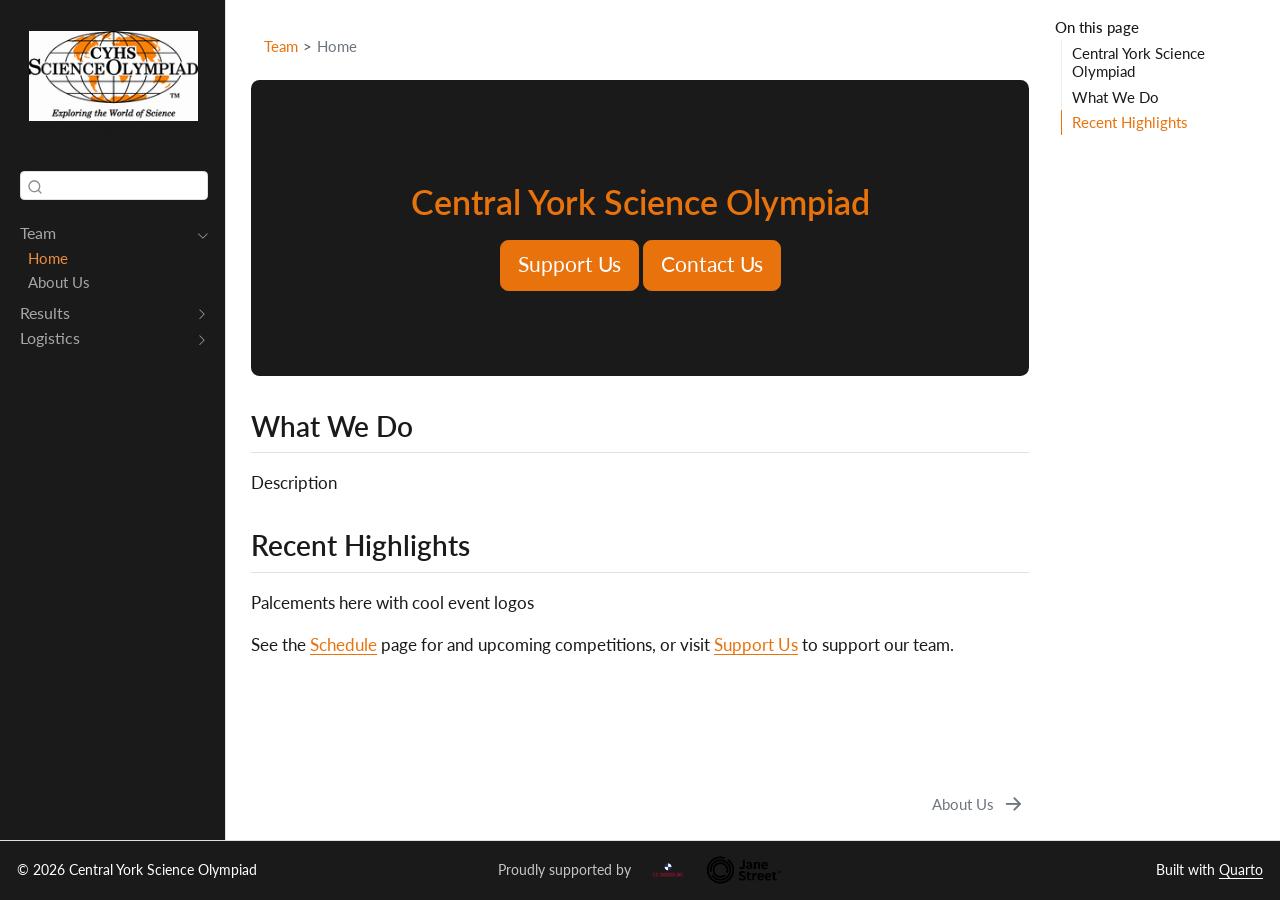
<file: docs/index.html>
<!DOCTYPE html>
<html xmlns="http://www.w3.org/1999/xhtml" lang="en" xml:lang="en"><head>

<meta charset="utf-8">
<meta name="generator" content="quarto-1.10.18">

<meta name="viewport" content="width=device-width, initial-scale=1.0, user-scalable=yes">


<title>Central York Science Olympiad</title>
<style>
/* Default styles provided by pandoc.
** See https://pandoc.org/MANUAL.html#variables-for-html for config info.
*/
span.smallcaps{font-variant: small-caps;}
div.columns{display: flex; gap: 1.5em;}
div.column{flex: auto;}
@media screen {
div.columns{gap: min(4vw, 1.5em);}
div.column{overflow-x: auto;}
}
div.hanging-indent{margin-left: 1.5em; text-indent: -1.5em;}
ul.task-list{list-style: none;}
ul.task-list li input[type="checkbox"] {
  width: 0.8em;
  margin: 0 0.8em 0.2em -1em; /* quarto-specific, see https://github.com/quarto-dev/quarto-cli/issues/4556 */ 
  vertical-align: middle;
}
</style>


<script src="site_libs/quarto-nav/quarto-nav.js"></script>
<script src="site_libs/clipboard/clipboard.min.js"></script>
<script src="site_libs/quarto-search/autocomplete.umd.js"></script>
<script src="site_libs/quarto-search/fuse.min.js"></script>
<script src="site_libs/quarto-search/quarto-search.js"></script>
<meta name="quarto:offset" content="./">
<link href="./about.html" rel="next">
<link href="./images/CYHSso.png" rel="icon" type="image/png">
<script src="site_libs/quarto-html/quarto.js" type="module"></script>
<script src="site_libs/quarto-html/tabsets/tabsets.js" type="module"></script>
<script src="site_libs/quarto-html/popper.min.js"></script>
<script src="site_libs/quarto-html/tippy.umd.min.js"></script>
<script src="site_libs/quarto-html/anchor.min.js"></script>
<link href="site_libs/quarto-html/tippy.css" rel="stylesheet">
<link href="site_libs/quarto-html/quarto-syntax-highlighting-64a204ab8560d761af7679ceaba22944.css" rel="stylesheet" id="quarto-text-highlighting-styles">
<script src="site_libs/bootstrap/bootstrap.min.js"></script>
<link href="site_libs/bootstrap/bootstrap-icons.css" rel="stylesheet">
<link href="site_libs/bootstrap/bootstrap-606f4e8d3a3a1109a6708a81eac877b6.min.css" rel="stylesheet" append-hash="true" id="quarto-bootstrap" data-mode="light">
<script id="quarto-search-options" type="application/json">{
  "location": "sidebar",
  "copy-button": false,
  "collapse-after": 3,
  "panel-placement": "start",
  "type": "textbox",
  "limit": 50,
  "keyboard-shortcut": [
    "f",
    "/",
    "s"
  ],
  "show-item-context": false,
  "language": {
    "search-no-results-text": "No results",
    "search-matching-documents-text": "matching documents",
    "search-copy-link-title": "Copy link to search",
    "search-hide-matches-text": "Hide additional matches",
    "search-more-match-text": "more match in this document",
    "search-more-matches-text": "more matches in this document",
    "search-clear-button-title": "Clear",
    "search-text-placeholder": "",
    "search-detached-cancel-button-title": "Cancel",
    "search-submit-button-title": "Submit",
    "search-label": "Search"
  }
}</script>


</head>

<body class="nav-sidebar docked quarto-light">

<div id="quarto-search-results"></div>
  <header id="quarto-header" class="headroom fixed-top">
  <nav class="quarto-secondary-nav">
    <div class="container-fluid d-flex">
      <button type="button" class="quarto-btn-toggle btn" data-bs-toggle="collapse" role="button" data-bs-target=".quarto-sidebar-collapse-item" aria-controls="quarto-sidebar" aria-expanded="false" aria-label="Toggle sidebar navigation" onclick="if (window.quartoToggleHeadroom) { window.quartoToggleHeadroom(); }">
        <i class="bi bi-layout-text-sidebar-reverse"></i>
      </button>
        <nav class="quarto-page-breadcrumbs" aria-label="breadcrumb"><ol class="breadcrumb"><li class="breadcrumb-item"><a href="./index.html">Team</a></li><li class="breadcrumb-item"><a href="./index.html">Home</a></li></ol></nav>
        <a class="flex-grow-1" role="navigation" data-bs-toggle="collapse" data-bs-target=".quarto-sidebar-collapse-item" aria-controls="quarto-sidebar" aria-expanded="false" aria-label="Toggle sidebar navigation" onclick="if (window.quartoToggleHeadroom) { window.quartoToggleHeadroom(); }">      
        </a>
      <button type="button" class="btn quarto-search-button" aria-label="Search" onclick="window.quartoOpenSearch();">
        <i class="bi bi-search"></i>
      </button>
    </div>
  </nav>
</header>
<!-- content -->
<div id="quarto-content" class="quarto-container page-columns page-rows-contents page-layout-full">
<!-- sidebar -->
  <nav id="quarto-sidebar" class="sidebar collapse collapse-horizontal quarto-sidebar-collapse-item sidebar-navigation docked overflow-auto">
    <div class="pt-lg-2 mt-2 text-center sidebar-header">
      <a href="./index.html" class="sidebar-logo-link">
      <img src="./images/CYHSso.png" alt="Central York Science Olympiad logo" class="sidebar-logo light-content py-0 d-lg-inline d-none">
      <img src="./images/CYHSso.png" alt="Central York Science Olympiad logo" class="sidebar-logo dark-content py-0 d-lg-inline d-none">
      </a>
      <div class="sidebar-tools-main">
    <a href="https://www.instagram.com/cyhsscioly/" title="" class="quarto-navigation-tool px-1" aria-label=""><i class="bi bi-instagram"></i></a>
    <a href="mailto:scioly@cypanthers.org" title="Email" class="quarto-navigation-tool px-1" aria-label="Email"><i class="bi bi-envelope-fill"></i></a>
</div>
      </div>
        <div class="mt-2 flex-shrink-0 align-items-center">
        <div class="sidebar-search">
        <div id="quarto-search" class="" title="Search"></div>
        </div>
        </div>
    <div class="sidebar-menu-container"> 
    <ul class="list-unstyled mt-1">
        <li class="sidebar-item sidebar-item-section">
      <div class="sidebar-item-container"> 
            <a class="sidebar-item-text sidebar-link text-start" data-bs-toggle="collapse" data-bs-target="#quarto-sidebar-section-1" role="navigation" aria-expanded="true">
 <span class="menu-text">Team</span></a>
          <a class="sidebar-item-toggle text-start" data-bs-toggle="collapse" data-bs-target="#quarto-sidebar-section-1" role="navigation" aria-expanded="true" aria-label="Toggle section">
            <i class="bi bi-chevron-right ms-2"></i>
          </a> 
      </div>
      <ul id="quarto-sidebar-section-1" class="collapse list-unstyled sidebar-section depth1 show">  
          <li class="sidebar-item">
  <div class="sidebar-item-container"> 
  <a href="./index.html" class="sidebar-item-text sidebar-link active">
 <span class="menu-text">Home</span></a>
  </div>
</li>
          <li class="sidebar-item">
  <div class="sidebar-item-container"> 
  <a href="./about.html" class="sidebar-item-text sidebar-link">
 <span class="menu-text">About Us</span></a>
  </div>
</li>
      </ul>
  </li>
        <li class="sidebar-item sidebar-item-section">
      <div class="sidebar-item-container"> 
            <a class="sidebar-item-text sidebar-link text-start collapsed" data-bs-toggle="collapse" data-bs-target="#quarto-sidebar-section-2" role="navigation" aria-expanded="false">
 <span class="menu-text">Results</span></a>
          <a class="sidebar-item-toggle text-start collapsed" data-bs-toggle="collapse" data-bs-target="#quarto-sidebar-section-2" role="navigation" aria-expanded="false" aria-label="Toggle section">
            <i class="bi bi-chevron-right ms-2"></i>
          </a> 
      </div>
      <ul id="quarto-sidebar-section-2" class="collapse list-unstyled sidebar-section depth1 ">  
          <li class="sidebar-item">
  <div class="sidebar-item-container"> 
  <a href="./schedule.html" class="sidebar-item-text sidebar-link">
 <span class="menu-text">Schedule</span></a>
  </div>
</li>
          <li class="sidebar-item">
  <div class="sidebar-item-container"> 
  <a href="./stats.html" class="sidebar-item-text sidebar-link">
 <span class="menu-text">Statistics</span></a>
  </div>
</li>
      </ul>
  </li>
        <li class="sidebar-item sidebar-item-section">
      <div class="sidebar-item-container"> 
            <a class="sidebar-item-text sidebar-link text-start collapsed" data-bs-toggle="collapse" data-bs-target="#quarto-sidebar-section-3" role="navigation" aria-expanded="false">
 <span class="menu-text">Logistics</span></a>
          <a class="sidebar-item-toggle text-start collapsed" data-bs-toggle="collapse" data-bs-target="#quarto-sidebar-section-3" role="navigation" aria-expanded="false" aria-label="Toggle section">
            <i class="bi bi-chevron-right ms-2"></i>
          </a> 
      </div>
      <ul id="quarto-sidebar-section-3" class="collapse list-unstyled sidebar-section depth1 ">  
          <li class="sidebar-item">
  <div class="sidebar-item-container"> 
  <a href="./contact.html" class="sidebar-item-text sidebar-link">
 <span class="menu-text">Contact Us</span></a>
  </div>
</li>
          <li class="sidebar-item">
  <div class="sidebar-item-container"> 
  <a href="./sponsor.html" class="sidebar-item-text sidebar-link">
 <span class="menu-text">Support Us</span></a>
  </div>
</li>
      </ul>
  </li>
    </ul>
    </div>
</nav>
<div id="quarto-sidebar-glass" class="quarto-sidebar-collapse-item" data-bs-toggle="collapse" data-bs-target=".quarto-sidebar-collapse-item"></div>
<!-- margin-sidebar -->
    <div id="quarto-margin-sidebar" class="sidebar margin-sidebar">
        <nav id="TOC" role="doc-toc" class="toc-active">
    <h2 id="toc-title">On this page</h2>
   
  <ul>
  <li><a href="#central-york-science-olympiad" id="toc-central-york-science-olympiad" class="nav-link active" data-scroll-target="#central-york-science-olympiad">Central York Science Olympiad</a></li>
  <li><a href="#what-we-do" id="toc-what-we-do" class="nav-link" data-scroll-target="#what-we-do">What We Do</a></li>
  <li><a href="#recent-highlights" id="toc-recent-highlights" class="nav-link" data-scroll-target="#recent-highlights">Recent Highlights</a></li>
  </ul>
</nav>
    </div>
<!-- main -->
<main class="content column-body" id="quarto-document-content"><header id="title-block-header" class="quarto-title-block"><nav class="quarto-page-breadcrumbs quarto-title-breadcrumbs d-none d-lg-block" aria-label="breadcrumb"><ol class="breadcrumb"><li class="breadcrumb-item"><a href="./index.html">Team</a></li><li class="breadcrumb-item"><a href="./index.html">Home</a></li></ol></nav></header>




<section id="central-york-science-olympiad" class="level1 hero-banner">
<h1>Central York Science Olympiad</h1>
<p><a href="./sponsor.html" class="btn btn-primary btn-lg" role="button">Support Us</a> <a href="./contact.html" class="btn btn-primary btn-lg" role="button">Contact Us</a></p>
</section>
<section id="what-we-do" class="level2">
<h2 class="anchored" data-anchor-id="what-we-do">What We Do</h2>
<p>Description</p>
</section>
<section id="recent-highlights" class="level2">
<h2 class="anchored" data-anchor-id="recent-highlights">Recent Highlights</h2>
<p>Palcements here with cool event logos</p>
<p>See the <a href="./schedule.html">Schedule</a> page for and upcoming competitions, or visit <a href="./sponsor.html">Support Us</a> to support our team.</p>


</section>

</main> <!-- /main -->
<script id="quarto-html-after-body" type="application/javascript">
  window.document.addEventListener("DOMContentLoaded", function (event) {
    const icon = "";
    const anchorJS = new window.AnchorJS();
    anchorJS.options = {
      placement: 'right',
      icon: icon
    };
    anchorJS.add('.anchored');
    const isCodeAnnotation = (el) => {
      for (const clz of el.classList) {
        if (clz.startsWith('code-annotation-')) {                     
          return true;
        }
      }
      return false;
    }
    const onCopySuccess = function(e) {
      // button target
      const button = e.trigger;
      // don't keep focus
      button.blur();
      // flash "checked"
      button.classList.add('code-copy-button-checked');
      var currentTitle = button.getAttribute("title");
      button.setAttribute("title", "Copied!");
      let tooltip;
      if (window.bootstrap) {
        button.setAttribute("data-bs-toggle", "tooltip");
        button.setAttribute("data-bs-placement", "left");
        button.setAttribute("data-bs-title", "Copied!");
        tooltip = new bootstrap.Tooltip(button, 
          { trigger: "manual", 
            customClass: "code-copy-button-tooltip",
            offset: [0, -8]});
        tooltip.show();    
      }
      setTimeout(function() {
        if (tooltip) {
          tooltip.hide();
          button.removeAttribute("data-bs-title");
          button.removeAttribute("data-bs-toggle");
          button.removeAttribute("data-bs-placement");
        }
        button.setAttribute("title", currentTitle);
        button.classList.remove('code-copy-button-checked');
      }, 1000);
      // clear code selection
      e.clearSelection();
    }
    const getTextToCopy = function(trigger) {
      const outerScaffold = trigger.parentElement.cloneNode(true);
      const codeEl = outerScaffold.querySelector('code');
      for (const childEl of codeEl.children) {
        if (isCodeAnnotation(childEl)) {
          childEl.remove();
        }
      }
      return codeEl.innerText;
    }
    const clipboard = new window.ClipboardJS('.code-copy-button:not([data-in-quarto-modal])', {
      text: getTextToCopy
    });
    clipboard.on('success', onCopySuccess);
    if (window.document.getElementById('quarto-embedded-source-code-modal')) {
      const clipboardModal = new window.ClipboardJS('.code-copy-button[data-in-quarto-modal]', {
        text: getTextToCopy,
        container: window.document.getElementById('quarto-embedded-source-code-modal')
      });
      clipboardModal.on('success', onCopySuccess);
    }
      var localhostRegex = new RegExp(/^(?:http|https):\/\/localhost\:?[0-9]*\//);
      var mailtoRegex = new RegExp(/^mailto:/);
        var filterRegex = new RegExp("https:\/\/coen-beamesderfer\.github\.io\/cyhs-scioly\/");
      var isInternal = (href) => {
          return filterRegex.test(href) || localhostRegex.test(href) || mailtoRegex.test(href);
      }
      // Inspect non-navigation links and adorn them if external
     var links = window.document.querySelectorAll('a[href]:not(.nav-link):not(.navbar-brand):not(.toc-action):not(.sidebar-link):not(.sidebar-item-toggle):not(.pagination-link):not(.no-external):not([aria-hidden]):not(.dropdown-item):not(.quarto-navigation-tool):not(.about-link)');
      for (var i=0; i<links.length; i++) {
        const link = links[i];
        if (!isInternal(link.href)) {
          // undo the damage that might have been done by quarto-nav.js in the case of
          // links that we want to consider external
          if (link.dataset.originalHref !== undefined) {
            link.href = link.dataset.originalHref;
          }
            // target, if specified
            link.setAttribute("target", "_blank");
            if (link.getAttribute("rel") === null) {
              link.setAttribute("rel", "noopener");
            }
        }
      }
    function tippyHover(el, contentFn, onTriggerFn, onUntriggerFn) {
      const config = {
        allowHTML: true,
        maxWidth: 500,
        delay: 100,
        arrow: false,
        appendTo: function(el) {
            return el.parentElement;
        },
        interactive: true,
        interactiveBorder: 10,
        theme: 'quarto',
        placement: 'bottom-start',
      };
      if (contentFn) {
        config.content = contentFn;
      }
      if (onTriggerFn) {
        config.onTrigger = onTriggerFn;
      }
      if (onUntriggerFn) {
        config.onUntrigger = onUntriggerFn;
      }
      window.tippy(el, config); 
    }
    const noterefs = window.document.querySelectorAll('a[role="doc-noteref"]');
    for (var i=0; i<noterefs.length; i++) {
      const ref = noterefs[i];
      tippyHover(ref, function() {
        // use id or data attribute instead here
        let href = ref.getAttribute('data-footnote-href') || ref.getAttribute('href');
        try { href = new URL(href).hash; } catch {}
        const id = href.replace(/^#\/?/, "");
        const note = window.document.getElementById(id);
        if (note) {
          return note.innerHTML;
        } else {
          return "";
        }
      });
    }
    const xrefs = window.document.querySelectorAll('a.quarto-xref');
    const processXRef = (id, note) => {
      // Strip column container classes
      const stripColumnClz = (el) => {
        el.classList.remove("page-full", "page-columns");
        if (el.children) {
          for (const child of el.children) {
            stripColumnClz(child);
          }
        }
      }
      stripColumnClz(note)
      if (id === null || id.startsWith('sec-')) {
        // Special case sections, only their first couple elements
        const container = document.createElement("div");
        if (note.children && note.children.length > 2) {
          container.appendChild(note.children[0].cloneNode(true));
          for (let i = 1; i < note.children.length; i++) {
            const child = note.children[i];
            if (child.tagName === "P" && child.innerText === "") {
              continue;
            } else {
              container.appendChild(child.cloneNode(true));
              break;
            }
          }
          if (window.Quarto?.typesetMath) {
            window.Quarto.typesetMath(container);
          }
          return container.innerHTML
        } else {
          if (window.Quarto?.typesetMath) {
            window.Quarto.typesetMath(note);
          }
          return note.innerHTML;
        }
      } else {
        // Remove any anchor links if they are present
        const anchorLink = note.querySelector('a.anchorjs-link');
        if (anchorLink) {
          anchorLink.remove();
        }
        if (window.Quarto?.typesetMath) {
          window.Quarto.typesetMath(note);
        }
        if (note.classList.contains("callout")) {
          return note.outerHTML;
        } else {
          return note.innerHTML;
        }
      }
    }
    for (var i=0; i<xrefs.length; i++) {
      const xref = xrefs[i];
      tippyHover(xref, undefined, function(instance) {
        instance.disable();
        let url = xref.getAttribute('href');
        let hash = undefined; 
        if (url.startsWith('#')) {
          hash = url;
        } else {
          try { hash = new URL(url).hash; } catch {}
        }
        if (hash) {
          const id = hash.replace(/^#\/?/, "");
          const note = window.document.getElementById(id);
          if (note !== null) {
            try {
              const html = processXRef(id, note.cloneNode(true));
              instance.setContent(html);
            } finally {
              instance.enable();
              instance.show();
            }
          } else {
            // See if we can fetch this
            fetch(url.split('#')[0])
            .then(res => res.text())
            .then(html => {
              const parser = new DOMParser();
              const htmlDoc = parser.parseFromString(html, "text/html");
              const note = htmlDoc.getElementById(id);
              if (note !== null) {
                const html = processXRef(id, note);
                instance.setContent(html);
              } 
            }).finally(() => {
              instance.enable();
              instance.show();
            });
          }
        } else {
          // See if we can fetch a full url (with no hash to target)
          // This is a special case and we should probably do some content thinning / targeting
          fetch(url)
          .then(res => res.text())
          .then(html => {
            const parser = new DOMParser();
            const htmlDoc = parser.parseFromString(html, "text/html");
            const note = htmlDoc.querySelector('main.content');
            if (note !== null) {
              // This should only happen for chapter cross references
              // (since there is no id in the URL)
              // remove the first header
              if (note.children.length > 0 && note.children[0].tagName === "HEADER") {
                note.children[0].remove();
              }
              const html = processXRef(null, note);
              instance.setContent(html);
            } 
          }).finally(() => {
            instance.enable();
            instance.show();
          });
        }
      }, function(instance) {
      });
    }
        let selectedAnnoteEl;
        const selectorForAnnotation = ( cell, annotation) => {
          let cellAttr = 'data-code-cell="' + cell + '"';
          let lineAttr = 'data-code-annotation="' +  annotation + '"';
          const selector = 'span[' + cellAttr + '][' + lineAttr + ']';
          return selector;
        }
        const selectCodeLines = (annoteEl) => {
          const doc = window.document;
          const targetCell = annoteEl.getAttribute("data-target-cell");
          const targetAnnotation = annoteEl.getAttribute("data-target-annotation");
          const annoteSpan = window.document.querySelector(selectorForAnnotation(targetCell, targetAnnotation));
          const lines = annoteSpan.getAttribute("data-code-lines").split(",");
          const lineIds = lines.map((line) => {
            return targetCell + "-" + line;
          })
          let top = null;
          let height = null;
          let parent = null;
          if (lineIds.length > 0) {
              //compute the position of the single el (top and bottom and make a div)
              const el = window.document.getElementById(lineIds[0]);
              top = el.offsetTop;
              height = el.offsetHeight;
              parent = el.parentElement.parentElement;
            if (lineIds.length > 1) {
              const lastEl = window.document.getElementById(lineIds[lineIds.length - 1]);
              const bottom = lastEl.offsetTop + lastEl.offsetHeight;
              height = bottom - top;
            }
            if (top !== null && height !== null && parent !== null) {
              // cook up a div (if necessary) and position it 
              let div = window.document.getElementById("code-annotation-line-highlight");
              if (div === null) {
                div = window.document.createElement("div");
                div.setAttribute("id", "code-annotation-line-highlight");
                div.style.position = 'absolute';
                parent.appendChild(div);
              }
              div.style.top = top - 2 + "px";
              div.style.height = height + 4 + "px";
              div.style.left = 0;
              let gutterDiv = window.document.getElementById("code-annotation-line-highlight-gutter");
              if (gutterDiv === null) {
                gutterDiv = window.document.createElement("div");
                gutterDiv.setAttribute("id", "code-annotation-line-highlight-gutter");
                gutterDiv.style.position = 'absolute';
                const codeCell = window.document.getElementById(targetCell);
                const gutter = codeCell.querySelector('.code-annotation-gutter');
                gutter.appendChild(gutterDiv);
              }
              gutterDiv.style.top = top - 2 + "px";
              gutterDiv.style.height = height + 4 + "px";
            }
            selectedAnnoteEl = annoteEl;
          }
        };
        const unselectCodeLines = () => {
          const elementsIds = ["code-annotation-line-highlight", "code-annotation-line-highlight-gutter"];
          elementsIds.forEach((elId) => {
            const div = window.document.getElementById(elId);
            if (div) {
              div.remove();
            }
          });
          selectedAnnoteEl = undefined;
        };
          // Handle positioning of the toggle
      window.addEventListener(
        "resize",
        throttle(() => {
          elRect = undefined;
          if (selectedAnnoteEl) {
            selectCodeLines(selectedAnnoteEl);
          }
        }, 10)
      );
      function throttle(fn, ms) {
      let throttle = false;
      let timer;
        return (...args) => {
          if(!throttle) { // first call gets through
              fn.apply(this, args);
              throttle = true;
          } else { // all the others get throttled
              if(timer) clearTimeout(timer); // cancel #2
              timer = setTimeout(() => {
                fn.apply(this, args);
                timer = throttle = false;
              }, ms);
          }
        };
      }
        // Attach click handler to the DT
        const annoteDls = window.document.querySelectorAll('dt[data-target-cell]');
        for (const annoteDlNode of annoteDls) {
          annoteDlNode.addEventListener('click', (event) => {
            const clickedEl = event.target;
            if (clickedEl !== selectedAnnoteEl) {
              unselectCodeLines();
              const activeEl = window.document.querySelector('dt[data-target-cell].code-annotation-active');
              if (activeEl) {
                activeEl.classList.remove('code-annotation-active');
              }
              selectCodeLines(clickedEl);
              clickedEl.classList.add('code-annotation-active');
            } else {
              // Unselect the line
              unselectCodeLines();
              clickedEl.classList.remove('code-annotation-active');
            }
          });
        }
    const findCites = (el) => {
      const parentEl = el.parentElement;
      if (parentEl) {
        const cites = parentEl.dataset.cites;
        if (cites) {
          return {
            el,
            cites: cites.split(' ')
          };
        } else {
          return findCites(el.parentElement)
        }
      } else {
        return undefined;
      }
    };
    var bibliorefs = window.document.querySelectorAll('a[role="doc-biblioref"]');
    for (var i=0; i<bibliorefs.length; i++) {
      const ref = bibliorefs[i];
      const citeInfo = findCites(ref);
      if (citeInfo) {
        tippyHover(citeInfo.el, function() {
          var popup = window.document.createElement('div');
          citeInfo.cites.forEach(function(cite) {
            var citeDiv = window.document.createElement('div');
            citeDiv.classList.add('hanging-indent');
            citeDiv.classList.add('csl-entry');
            var biblioDiv = window.document.getElementById('ref-' + cite);
            if (biblioDiv) {
              citeDiv.innerHTML = biblioDiv.innerHTML;
            }
            popup.appendChild(citeDiv);
          });
          return popup.innerHTML;
        });
      }
    }
  });
  </script>
<nav class="page-navigation column-body">
  <div class="nav-page nav-page-previous">
  </div>
  <div class="nav-page nav-page-next">
      <a href="./about.html" class="pagination-link" aria-label="About Us">
        <span class="nav-page-text">About Us</span> <i class="bi bi-arrow-right-short"></i>
      </a>
  </div>
</nav>
</div> <!-- /content -->
<footer class="footer">
  <div class="nav-footer">
    <div class="nav-footer-left">
<p>© 2026 Central York Science Olympiad</p>
</div>   
    <div class="nav-footer-center">
      <ul class="footer-items list-unstyled">
    <li class="nav-item">
 <div class="footer-sponsors">
   <span>Proudly supported by</span>
   <a href="https://www.csdavidson.com/" aria-label="C.S. Davidson, Inc.">
     <img src="images/cs-davidson.png" alt="C.S. Davidson, Inc.">
  </a>
  <a href="https://www.janestreet.com/" aria-label="Jane Street">
    <img src="images/jane-street.png" alt="Jane Street">
  </a>
</div>
  </li>  
</ul>
    </div>
    <div class="nav-footer-right">
<p>Built with <a href="https://quarto.org">Quarto</a></p>
</div>
  </div>
</footer>




</body></html>
</file>
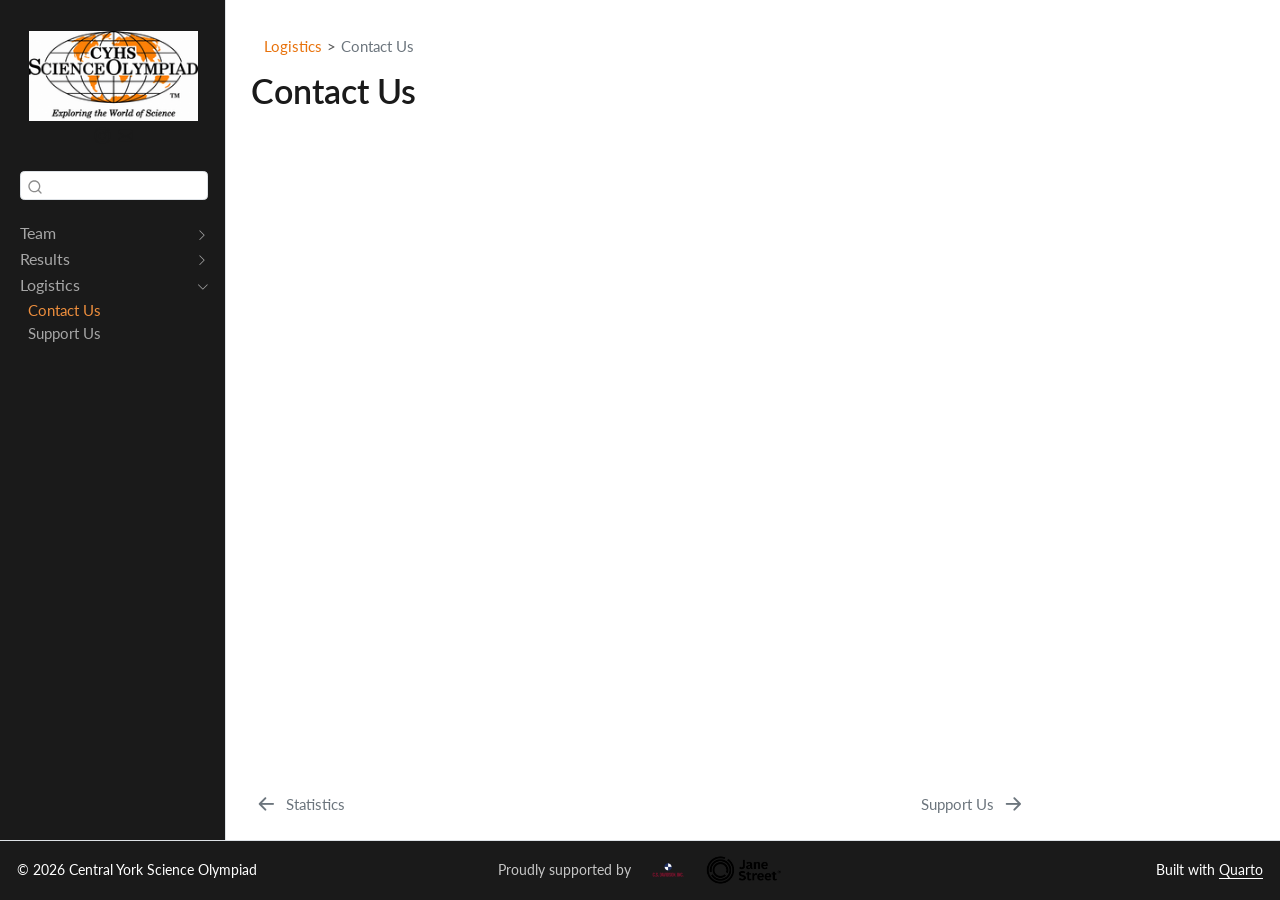
<file: docs/contact.html>
<!DOCTYPE html>
<html xmlns="http://www.w3.org/1999/xhtml" lang="en" xml:lang="en"><head>

<meta charset="utf-8">
<meta name="generator" content="quarto-1.10.18">

<meta name="viewport" content="width=device-width, initial-scale=1.0, user-scalable=yes">


<title>Contact Us – Central York Science Olympiad</title>
<style>
/* Default styles provided by pandoc.
** See https://pandoc.org/MANUAL.html#variables-for-html for config info.
*/
span.smallcaps{font-variant: small-caps;}
div.columns{display: flex; gap: 1.5em;}
div.column{flex: auto;}
@media screen {
div.columns{gap: min(4vw, 1.5em);}
div.column{overflow-x: auto;}
}
div.hanging-indent{margin-left: 1.5em; text-indent: -1.5em;}
ul.task-list{list-style: none;}
ul.task-list li input[type="checkbox"] {
  width: 0.8em;
  margin: 0 0.8em 0.2em -1em; /* quarto-specific, see https://github.com/quarto-dev/quarto-cli/issues/4556 */ 
  vertical-align: middle;
}
</style>


<script src="site_libs/quarto-nav/quarto-nav.js"></script>
<script src="site_libs/clipboard/clipboard.min.js"></script>
<script src="site_libs/quarto-search/autocomplete.umd.js"></script>
<script src="site_libs/quarto-search/fuse.min.js"></script>
<script src="site_libs/quarto-search/quarto-search.js"></script>
<meta name="quarto:offset" content="./">
<link href="./sponsor.html" rel="next">
<link href="./stats.html" rel="prev">
<link href="./images/CYHSso.png" rel="icon" type="image/png">
<script src="site_libs/quarto-html/quarto.js" type="module"></script>
<script src="site_libs/quarto-html/tabsets/tabsets.js" type="module"></script>
<script src="site_libs/quarto-html/popper.min.js"></script>
<script src="site_libs/quarto-html/tippy.umd.min.js"></script>
<script src="site_libs/quarto-html/anchor.min.js"></script>
<link href="site_libs/quarto-html/tippy.css" rel="stylesheet">
<link href="site_libs/quarto-html/quarto-syntax-highlighting-64a204ab8560d761af7679ceaba22944.css" rel="stylesheet" id="quarto-text-highlighting-styles">
<script src="site_libs/bootstrap/bootstrap.min.js"></script>
<link href="site_libs/bootstrap/bootstrap-icons.css" rel="stylesheet">
<link href="site_libs/bootstrap/bootstrap-606f4e8d3a3a1109a6708a81eac877b6.min.css" rel="stylesheet" append-hash="true" id="quarto-bootstrap" data-mode="light">
<script id="quarto-search-options" type="application/json">{
  "location": "sidebar",
  "copy-button": false,
  "collapse-after": 3,
  "panel-placement": "start",
  "type": "textbox",
  "limit": 50,
  "keyboard-shortcut": [
    "f",
    "/",
    "s"
  ],
  "show-item-context": false,
  "language": {
    "search-no-results-text": "No results",
    "search-matching-documents-text": "matching documents",
    "search-copy-link-title": "Copy link to search",
    "search-hide-matches-text": "Hide additional matches",
    "search-more-match-text": "more match in this document",
    "search-more-matches-text": "more matches in this document",
    "search-clear-button-title": "Clear",
    "search-text-placeholder": "",
    "search-detached-cancel-button-title": "Cancel",
    "search-submit-button-title": "Submit",
    "search-label": "Search"
  }
}</script>


</head>

<body class="nav-sidebar docked quarto-light">

<div id="quarto-search-results"></div>
  <header id="quarto-header" class="headroom fixed-top">
  <nav class="quarto-secondary-nav">
    <div class="container-fluid d-flex">
      <button type="button" class="quarto-btn-toggle btn" data-bs-toggle="collapse" role="button" data-bs-target=".quarto-sidebar-collapse-item" aria-controls="quarto-sidebar" aria-expanded="false" aria-label="Toggle sidebar navigation" onclick="if (window.quartoToggleHeadroom) { window.quartoToggleHeadroom(); }">
        <i class="bi bi-layout-text-sidebar-reverse"></i>
      </button>
        <nav class="quarto-page-breadcrumbs" aria-label="breadcrumb"><ol class="breadcrumb"><li class="breadcrumb-item"><a href="./contact.html">Logistics</a></li><li class="breadcrumb-item"><a href="./contact.html">Contact Us</a></li></ol></nav>
        <a class="flex-grow-1" role="navigation" data-bs-toggle="collapse" data-bs-target=".quarto-sidebar-collapse-item" aria-controls="quarto-sidebar" aria-expanded="false" aria-label="Toggle sidebar navigation" onclick="if (window.quartoToggleHeadroom) { window.quartoToggleHeadroom(); }">      
        </a>
      <button type="button" class="btn quarto-search-button" aria-label="Search" onclick="window.quartoOpenSearch();">
        <i class="bi bi-search"></i>
      </button>
    </div>
  </nav>
</header>
<!-- content -->
<div id="quarto-content" class="quarto-container page-columns page-rows-contents page-layout-article">
<!-- sidebar -->
  <nav id="quarto-sidebar" class="sidebar collapse collapse-horizontal quarto-sidebar-collapse-item sidebar-navigation docked overflow-auto">
    <div class="pt-lg-2 mt-2 text-center sidebar-header">
      <a href="./index.html" class="sidebar-logo-link">
      <img src="./images/CYHSso.png" alt="Central York Science Olympiad logo" class="sidebar-logo light-content py-0 d-lg-inline d-none">
      <img src="./images/CYHSso.png" alt="Central York Science Olympiad logo" class="sidebar-logo dark-content py-0 d-lg-inline d-none">
      </a>
      <div class="sidebar-tools-main">
    <a href="https://www.instagram.com/cyhsscioly/" title="" class="quarto-navigation-tool px-1" aria-label=""><i class="bi bi-instagram"></i></a>
    <a href="mailto:scioly@cypanthers.org" title="Email" class="quarto-navigation-tool px-1" aria-label="Email"><i class="bi bi-envelope-fill"></i></a>
</div>
      </div>
        <div class="mt-2 flex-shrink-0 align-items-center">
        <div class="sidebar-search">
        <div id="quarto-search" class="" title="Search"></div>
        </div>
        </div>
    <div class="sidebar-menu-container"> 
    <ul class="list-unstyled mt-1">
        <li class="sidebar-item sidebar-item-section">
      <div class="sidebar-item-container"> 
            <a class="sidebar-item-text sidebar-link text-start collapsed" data-bs-toggle="collapse" data-bs-target="#quarto-sidebar-section-1" role="navigation" aria-expanded="false">
 <span class="menu-text">Team</span></a>
          <a class="sidebar-item-toggle text-start collapsed" data-bs-toggle="collapse" data-bs-target="#quarto-sidebar-section-1" role="navigation" aria-expanded="false" aria-label="Toggle section">
            <i class="bi bi-chevron-right ms-2"></i>
          </a> 
      </div>
      <ul id="quarto-sidebar-section-1" class="collapse list-unstyled sidebar-section depth1 ">  
          <li class="sidebar-item">
  <div class="sidebar-item-container"> 
  <a href="./index.html" class="sidebar-item-text sidebar-link">
 <span class="menu-text">Home</span></a>
  </div>
</li>
          <li class="sidebar-item">
  <div class="sidebar-item-container"> 
  <a href="./about.html" class="sidebar-item-text sidebar-link">
 <span class="menu-text">About Us</span></a>
  </div>
</li>
      </ul>
  </li>
        <li class="sidebar-item sidebar-item-section">
      <div class="sidebar-item-container"> 
            <a class="sidebar-item-text sidebar-link text-start collapsed" data-bs-toggle="collapse" data-bs-target="#quarto-sidebar-section-2" role="navigation" aria-expanded="false">
 <span class="menu-text">Results</span></a>
          <a class="sidebar-item-toggle text-start collapsed" data-bs-toggle="collapse" data-bs-target="#quarto-sidebar-section-2" role="navigation" aria-expanded="false" aria-label="Toggle section">
            <i class="bi bi-chevron-right ms-2"></i>
          </a> 
      </div>
      <ul id="quarto-sidebar-section-2" class="collapse list-unstyled sidebar-section depth1 ">  
          <li class="sidebar-item">
  <div class="sidebar-item-container"> 
  <a href="./schedule.html" class="sidebar-item-text sidebar-link">
 <span class="menu-text">Schedule</span></a>
  </div>
</li>
          <li class="sidebar-item">
  <div class="sidebar-item-container"> 
  <a href="./stats.html" class="sidebar-item-text sidebar-link">
 <span class="menu-text">Statistics</span></a>
  </div>
</li>
      </ul>
  </li>
        <li class="sidebar-item sidebar-item-section">
      <div class="sidebar-item-container"> 
            <a class="sidebar-item-text sidebar-link text-start" data-bs-toggle="collapse" data-bs-target="#quarto-sidebar-section-3" role="navigation" aria-expanded="true">
 <span class="menu-text">Logistics</span></a>
          <a class="sidebar-item-toggle text-start" data-bs-toggle="collapse" data-bs-target="#quarto-sidebar-section-3" role="navigation" aria-expanded="true" aria-label="Toggle section">
            <i class="bi bi-chevron-right ms-2"></i>
          </a> 
      </div>
      <ul id="quarto-sidebar-section-3" class="collapse list-unstyled sidebar-section depth1 show">  
          <li class="sidebar-item">
  <div class="sidebar-item-container"> 
  <a href="./contact.html" class="sidebar-item-text sidebar-link active">
 <span class="menu-text">Contact Us</span></a>
  </div>
</li>
          <li class="sidebar-item">
  <div class="sidebar-item-container"> 
  <a href="./sponsor.html" class="sidebar-item-text sidebar-link">
 <span class="menu-text">Support Us</span></a>
  </div>
</li>
      </ul>
  </li>
    </ul>
    </div>
</nav>
<div id="quarto-sidebar-glass" class="quarto-sidebar-collapse-item" data-bs-toggle="collapse" data-bs-target=".quarto-sidebar-collapse-item"></div>
<!-- margin-sidebar -->
    <div id="quarto-margin-sidebar" class="sidebar margin-sidebar zindex-bottom">
        
    </div>
<!-- main -->
<main class="content" id="quarto-document-content">

<header id="title-block-header" class="quarto-title-block default"><nav class="quarto-page-breadcrumbs quarto-title-breadcrumbs d-none d-lg-block" aria-label="breadcrumb"><ol class="breadcrumb"><li class="breadcrumb-item"><a href="./contact.html">Logistics</a></li><li class="breadcrumb-item"><a href="./contact.html">Contact Us</a></li></ol></nav>
<div class="quarto-title">
<h1 class="title">Contact Us</h1>
</div>



<div class="quarto-title-meta">

    
  
    
  </div>
  


</header>





</main> <!-- /main -->
<script id="quarto-html-after-body" type="application/javascript">
  window.document.addEventListener("DOMContentLoaded", function (event) {
    const icon = "";
    const anchorJS = new window.AnchorJS();
    anchorJS.options = {
      placement: 'right',
      icon: icon
    };
    anchorJS.add('.anchored');
    const isCodeAnnotation = (el) => {
      for (const clz of el.classList) {
        if (clz.startsWith('code-annotation-')) {                     
          return true;
        }
      }
      return false;
    }
    const onCopySuccess = function(e) {
      // button target
      const button = e.trigger;
      // don't keep focus
      button.blur();
      // flash "checked"
      button.classList.add('code-copy-button-checked');
      var currentTitle = button.getAttribute("title");
      button.setAttribute("title", "Copied!");
      let tooltip;
      if (window.bootstrap) {
        button.setAttribute("data-bs-toggle", "tooltip");
        button.setAttribute("data-bs-placement", "left");
        button.setAttribute("data-bs-title", "Copied!");
        tooltip = new bootstrap.Tooltip(button, 
          { trigger: "manual", 
            customClass: "code-copy-button-tooltip",
            offset: [0, -8]});
        tooltip.show();    
      }
      setTimeout(function() {
        if (tooltip) {
          tooltip.hide();
          button.removeAttribute("data-bs-title");
          button.removeAttribute("data-bs-toggle");
          button.removeAttribute("data-bs-placement");
        }
        button.setAttribute("title", currentTitle);
        button.classList.remove('code-copy-button-checked');
      }, 1000);
      // clear code selection
      e.clearSelection();
    }
    const getTextToCopy = function(trigger) {
      const outerScaffold = trigger.parentElement.cloneNode(true);
      const codeEl = outerScaffold.querySelector('code');
      for (const childEl of codeEl.children) {
        if (isCodeAnnotation(childEl)) {
          childEl.remove();
        }
      }
      return codeEl.innerText;
    }
    const clipboard = new window.ClipboardJS('.code-copy-button:not([data-in-quarto-modal])', {
      text: getTextToCopy
    });
    clipboard.on('success', onCopySuccess);
    if (window.document.getElementById('quarto-embedded-source-code-modal')) {
      const clipboardModal = new window.ClipboardJS('.code-copy-button[data-in-quarto-modal]', {
        text: getTextToCopy,
        container: window.document.getElementById('quarto-embedded-source-code-modal')
      });
      clipboardModal.on('success', onCopySuccess);
    }
      var localhostRegex = new RegExp(/^(?:http|https):\/\/localhost\:?[0-9]*\//);
      var mailtoRegex = new RegExp(/^mailto:/);
        var filterRegex = new RegExp("https:\/\/coen-beamesderfer\.github\.io\/cyhs-scioly\/");
      var isInternal = (href) => {
          return filterRegex.test(href) || localhostRegex.test(href) || mailtoRegex.test(href);
      }
      // Inspect non-navigation links and adorn them if external
     var links = window.document.querySelectorAll('a[href]:not(.nav-link):not(.navbar-brand):not(.toc-action):not(.sidebar-link):not(.sidebar-item-toggle):not(.pagination-link):not(.no-external):not([aria-hidden]):not(.dropdown-item):not(.quarto-navigation-tool):not(.about-link)');
      for (var i=0; i<links.length; i++) {
        const link = links[i];
        if (!isInternal(link.href)) {
          // undo the damage that might have been done by quarto-nav.js in the case of
          // links that we want to consider external
          if (link.dataset.originalHref !== undefined) {
            link.href = link.dataset.originalHref;
          }
            // target, if specified
            link.setAttribute("target", "_blank");
            if (link.getAttribute("rel") === null) {
              link.setAttribute("rel", "noopener");
            }
        }
      }
    function tippyHover(el, contentFn, onTriggerFn, onUntriggerFn) {
      const config = {
        allowHTML: true,
        maxWidth: 500,
        delay: 100,
        arrow: false,
        appendTo: function(el) {
            return el.parentElement;
        },
        interactive: true,
        interactiveBorder: 10,
        theme: 'quarto',
        placement: 'bottom-start',
      };
      if (contentFn) {
        config.content = contentFn;
      }
      if (onTriggerFn) {
        config.onTrigger = onTriggerFn;
      }
      if (onUntriggerFn) {
        config.onUntrigger = onUntriggerFn;
      }
      window.tippy(el, config); 
    }
    const noterefs = window.document.querySelectorAll('a[role="doc-noteref"]');
    for (var i=0; i<noterefs.length; i++) {
      const ref = noterefs[i];
      tippyHover(ref, function() {
        // use id or data attribute instead here
        let href = ref.getAttribute('data-footnote-href') || ref.getAttribute('href');
        try { href = new URL(href).hash; } catch {}
        const id = href.replace(/^#\/?/, "");
        const note = window.document.getElementById(id);
        if (note) {
          return note.innerHTML;
        } else {
          return "";
        }
      });
    }
    const xrefs = window.document.querySelectorAll('a.quarto-xref');
    const processXRef = (id, note) => {
      // Strip column container classes
      const stripColumnClz = (el) => {
        el.classList.remove("page-full", "page-columns");
        if (el.children) {
          for (const child of el.children) {
            stripColumnClz(child);
          }
        }
      }
      stripColumnClz(note)
      if (id === null || id.startsWith('sec-')) {
        // Special case sections, only their first couple elements
        const container = document.createElement("div");
        if (note.children && note.children.length > 2) {
          container.appendChild(note.children[0].cloneNode(true));
          for (let i = 1; i < note.children.length; i++) {
            const child = note.children[i];
            if (child.tagName === "P" && child.innerText === "") {
              continue;
            } else {
              container.appendChild(child.cloneNode(true));
              break;
            }
          }
          if (window.Quarto?.typesetMath) {
            window.Quarto.typesetMath(container);
          }
          return container.innerHTML
        } else {
          if (window.Quarto?.typesetMath) {
            window.Quarto.typesetMath(note);
          }
          return note.innerHTML;
        }
      } else {
        // Remove any anchor links if they are present
        const anchorLink = note.querySelector('a.anchorjs-link');
        if (anchorLink) {
          anchorLink.remove();
        }
        if (window.Quarto?.typesetMath) {
          window.Quarto.typesetMath(note);
        }
        if (note.classList.contains("callout")) {
          return note.outerHTML;
        } else {
          return note.innerHTML;
        }
      }
    }
    for (var i=0; i<xrefs.length; i++) {
      const xref = xrefs[i];
      tippyHover(xref, undefined, function(instance) {
        instance.disable();
        let url = xref.getAttribute('href');
        let hash = undefined; 
        if (url.startsWith('#')) {
          hash = url;
        } else {
          try { hash = new URL(url).hash; } catch {}
        }
        if (hash) {
          const id = hash.replace(/^#\/?/, "");
          const note = window.document.getElementById(id);
          if (note !== null) {
            try {
              const html = processXRef(id, note.cloneNode(true));
              instance.setContent(html);
            } finally {
              instance.enable();
              instance.show();
            }
          } else {
            // See if we can fetch this
            fetch(url.split('#')[0])
            .then(res => res.text())
            .then(html => {
              const parser = new DOMParser();
              const htmlDoc = parser.parseFromString(html, "text/html");
              const note = htmlDoc.getElementById(id);
              if (note !== null) {
                const html = processXRef(id, note);
                instance.setContent(html);
              } 
            }).finally(() => {
              instance.enable();
              instance.show();
            });
          }
        } else {
          // See if we can fetch a full url (with no hash to target)
          // This is a special case and we should probably do some content thinning / targeting
          fetch(url)
          .then(res => res.text())
          .then(html => {
            const parser = new DOMParser();
            const htmlDoc = parser.parseFromString(html, "text/html");
            const note = htmlDoc.querySelector('main.content');
            if (note !== null) {
              // This should only happen for chapter cross references
              // (since there is no id in the URL)
              // remove the first header
              if (note.children.length > 0 && note.children[0].tagName === "HEADER") {
                note.children[0].remove();
              }
              const html = processXRef(null, note);
              instance.setContent(html);
            } 
          }).finally(() => {
            instance.enable();
            instance.show();
          });
        }
      }, function(instance) {
      });
    }
        let selectedAnnoteEl;
        const selectorForAnnotation = ( cell, annotation) => {
          let cellAttr = 'data-code-cell="' + cell + '"';
          let lineAttr = 'data-code-annotation="' +  annotation + '"';
          const selector = 'span[' + cellAttr + '][' + lineAttr + ']';
          return selector;
        }
        const selectCodeLines = (annoteEl) => {
          const doc = window.document;
          const targetCell = annoteEl.getAttribute("data-target-cell");
          const targetAnnotation = annoteEl.getAttribute("data-target-annotation");
          const annoteSpan = window.document.querySelector(selectorForAnnotation(targetCell, targetAnnotation));
          const lines = annoteSpan.getAttribute("data-code-lines").split(",");
          const lineIds = lines.map((line) => {
            return targetCell + "-" + line;
          })
          let top = null;
          let height = null;
          let parent = null;
          if (lineIds.length > 0) {
              //compute the position of the single el (top and bottom and make a div)
              const el = window.document.getElementById(lineIds[0]);
              top = el.offsetTop;
              height = el.offsetHeight;
              parent = el.parentElement.parentElement;
            if (lineIds.length > 1) {
              const lastEl = window.document.getElementById(lineIds[lineIds.length - 1]);
              const bottom = lastEl.offsetTop + lastEl.offsetHeight;
              height = bottom - top;
            }
            if (top !== null && height !== null && parent !== null) {
              // cook up a div (if necessary) and position it 
              let div = window.document.getElementById("code-annotation-line-highlight");
              if (div === null) {
                div = window.document.createElement("div");
                div.setAttribute("id", "code-annotation-line-highlight");
                div.style.position = 'absolute';
                parent.appendChild(div);
              }
              div.style.top = top - 2 + "px";
              div.style.height = height + 4 + "px";
              div.style.left = 0;
              let gutterDiv = window.document.getElementById("code-annotation-line-highlight-gutter");
              if (gutterDiv === null) {
                gutterDiv = window.document.createElement("div");
                gutterDiv.setAttribute("id", "code-annotation-line-highlight-gutter");
                gutterDiv.style.position = 'absolute';
                const codeCell = window.document.getElementById(targetCell);
                const gutter = codeCell.querySelector('.code-annotation-gutter');
                gutter.appendChild(gutterDiv);
              }
              gutterDiv.style.top = top - 2 + "px";
              gutterDiv.style.height = height + 4 + "px";
            }
            selectedAnnoteEl = annoteEl;
          }
        };
        const unselectCodeLines = () => {
          const elementsIds = ["code-annotation-line-highlight", "code-annotation-line-highlight-gutter"];
          elementsIds.forEach((elId) => {
            const div = window.document.getElementById(elId);
            if (div) {
              div.remove();
            }
          });
          selectedAnnoteEl = undefined;
        };
          // Handle positioning of the toggle
      window.addEventListener(
        "resize",
        throttle(() => {
          elRect = undefined;
          if (selectedAnnoteEl) {
            selectCodeLines(selectedAnnoteEl);
          }
        }, 10)
      );
      function throttle(fn, ms) {
      let throttle = false;
      let timer;
        return (...args) => {
          if(!throttle) { // first call gets through
              fn.apply(this, args);
              throttle = true;
          } else { // all the others get throttled
              if(timer) clearTimeout(timer); // cancel #2
              timer = setTimeout(() => {
                fn.apply(this, args);
                timer = throttle = false;
              }, ms);
          }
        };
      }
        // Attach click handler to the DT
        const annoteDls = window.document.querySelectorAll('dt[data-target-cell]');
        for (const annoteDlNode of annoteDls) {
          annoteDlNode.addEventListener('click', (event) => {
            const clickedEl = event.target;
            if (clickedEl !== selectedAnnoteEl) {
              unselectCodeLines();
              const activeEl = window.document.querySelector('dt[data-target-cell].code-annotation-active');
              if (activeEl) {
                activeEl.classList.remove('code-annotation-active');
              }
              selectCodeLines(clickedEl);
              clickedEl.classList.add('code-annotation-active');
            } else {
              // Unselect the line
              unselectCodeLines();
              clickedEl.classList.remove('code-annotation-active');
            }
          });
        }
    const findCites = (el) => {
      const parentEl = el.parentElement;
      if (parentEl) {
        const cites = parentEl.dataset.cites;
        if (cites) {
          return {
            el,
            cites: cites.split(' ')
          };
        } else {
          return findCites(el.parentElement)
        }
      } else {
        return undefined;
      }
    };
    var bibliorefs = window.document.querySelectorAll('a[role="doc-biblioref"]');
    for (var i=0; i<bibliorefs.length; i++) {
      const ref = bibliorefs[i];
      const citeInfo = findCites(ref);
      if (citeInfo) {
        tippyHover(citeInfo.el, function() {
          var popup = window.document.createElement('div');
          citeInfo.cites.forEach(function(cite) {
            var citeDiv = window.document.createElement('div');
            citeDiv.classList.add('hanging-indent');
            citeDiv.classList.add('csl-entry');
            var biblioDiv = window.document.getElementById('ref-' + cite);
            if (biblioDiv) {
              citeDiv.innerHTML = biblioDiv.innerHTML;
            }
            popup.appendChild(citeDiv);
          });
          return popup.innerHTML;
        });
      }
    }
  });
  </script>
<nav class="page-navigation">
  <div class="nav-page nav-page-previous">
      <a href="./stats.html" class="pagination-link" aria-label="Statistics">
        <i class="bi bi-arrow-left-short"></i> <span class="nav-page-text">Statistics</span>
      </a>          
  </div>
  <div class="nav-page nav-page-next">
      <a href="./sponsor.html" class="pagination-link" aria-label="Support Us">
        <span class="nav-page-text">Support Us</span> <i class="bi bi-arrow-right-short"></i>
      </a>
  </div>
</nav>
</div> <!-- /content -->
<footer class="footer">
  <div class="nav-footer">
    <div class="nav-footer-left">
<p>© 2026 Central York Science Olympiad</p>
</div>   
    <div class="nav-footer-center">
      <ul class="footer-items list-unstyled">
    <li class="nav-item">
 <div class="footer-sponsors">
   <span>Proudly supported by</span>
   <a href="https://www.csdavidson.com/" aria-label="C.S. Davidson, Inc.">
     <img src="images/cs-davidson.png" alt="C.S. Davidson, Inc.">
  </a>
  <a href="https://www.janestreet.com/" aria-label="Jane Street">
    <img src="images/jane-street.png" alt="Jane Street">
  </a>
</div>
  </li>  
</ul>
    </div>
    <div class="nav-footer-right">
<p>Built with <a href="https://quarto.org">Quarto</a></p>
</div>
  </div>
</footer>




</body></html>
</file>
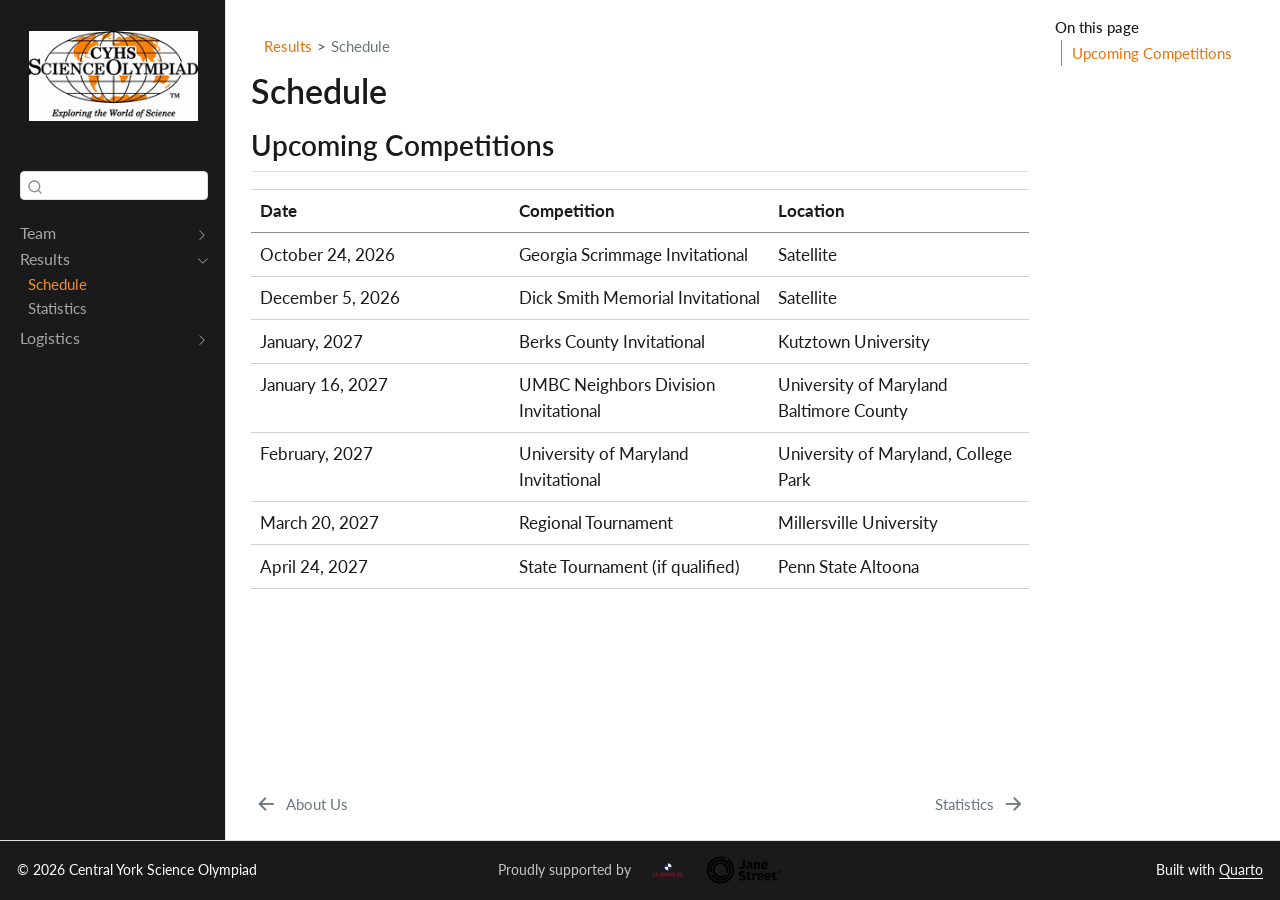
<file: docs/schedule.html>
<!DOCTYPE html>
<html xmlns="http://www.w3.org/1999/xhtml" lang="en" xml:lang="en"><head>

<meta charset="utf-8">
<meta name="generator" content="quarto-1.10.18">

<meta name="viewport" content="width=device-width, initial-scale=1.0, user-scalable=yes">


<title>Schedule – Central York Science Olympiad</title>
<style>
/* Default styles provided by pandoc.
** See https://pandoc.org/MANUAL.html#variables-for-html for config info.
*/
span.smallcaps{font-variant: small-caps;}
div.columns{display: flex; gap: 1.5em;}
div.column{flex: auto;}
@media screen {
div.columns{gap: min(4vw, 1.5em);}
div.column{overflow-x: auto;}
}
div.hanging-indent{margin-left: 1.5em; text-indent: -1.5em;}
ul.task-list{list-style: none;}
ul.task-list li input[type="checkbox"] {
  width: 0.8em;
  margin: 0 0.8em 0.2em -1em; /* quarto-specific, see https://github.com/quarto-dev/quarto-cli/issues/4556 */ 
  vertical-align: middle;
}
</style>


<script src="site_libs/quarto-nav/quarto-nav.js"></script>
<script src="site_libs/clipboard/clipboard.min.js"></script>
<script src="site_libs/quarto-search/autocomplete.umd.js"></script>
<script src="site_libs/quarto-search/fuse.min.js"></script>
<script src="site_libs/quarto-search/quarto-search.js"></script>
<meta name="quarto:offset" content="./">
<link href="./stats.html" rel="next">
<link href="./about.html" rel="prev">
<link href="./images/CYHSso.png" rel="icon" type="image/png">
<script src="site_libs/quarto-html/quarto.js" type="module"></script>
<script src="site_libs/quarto-html/tabsets/tabsets.js" type="module"></script>
<script src="site_libs/quarto-html/popper.min.js"></script>
<script src="site_libs/quarto-html/tippy.umd.min.js"></script>
<script src="site_libs/quarto-html/anchor.min.js"></script>
<link href="site_libs/quarto-html/tippy.css" rel="stylesheet">
<link href="site_libs/quarto-html/quarto-syntax-highlighting-64a204ab8560d761af7679ceaba22944.css" rel="stylesheet" id="quarto-text-highlighting-styles">
<script src="site_libs/bootstrap/bootstrap.min.js"></script>
<link href="site_libs/bootstrap/bootstrap-icons.css" rel="stylesheet">
<link href="site_libs/bootstrap/bootstrap-606f4e8d3a3a1109a6708a81eac877b6.min.css" rel="stylesheet" append-hash="true" id="quarto-bootstrap" data-mode="light">
<script id="quarto-search-options" type="application/json">{
  "location": "sidebar",
  "copy-button": false,
  "collapse-after": 3,
  "panel-placement": "start",
  "type": "textbox",
  "limit": 50,
  "keyboard-shortcut": [
    "f",
    "/",
    "s"
  ],
  "show-item-context": false,
  "language": {
    "search-no-results-text": "No results",
    "search-matching-documents-text": "matching documents",
    "search-copy-link-title": "Copy link to search",
    "search-hide-matches-text": "Hide additional matches",
    "search-more-match-text": "more match in this document",
    "search-more-matches-text": "more matches in this document",
    "search-clear-button-title": "Clear",
    "search-text-placeholder": "",
    "search-detached-cancel-button-title": "Cancel",
    "search-submit-button-title": "Submit",
    "search-label": "Search"
  }
}</script>


</head>

<body class="nav-sidebar docked quarto-light">

<div id="quarto-search-results"></div>
  <header id="quarto-header" class="headroom fixed-top">
  <nav class="quarto-secondary-nav">
    <div class="container-fluid d-flex">
      <button type="button" class="quarto-btn-toggle btn" data-bs-toggle="collapse" role="button" data-bs-target=".quarto-sidebar-collapse-item" aria-controls="quarto-sidebar" aria-expanded="false" aria-label="Toggle sidebar navigation" onclick="if (window.quartoToggleHeadroom) { window.quartoToggleHeadroom(); }">
        <i class="bi bi-layout-text-sidebar-reverse"></i>
      </button>
        <nav class="quarto-page-breadcrumbs" aria-label="breadcrumb"><ol class="breadcrumb"><li class="breadcrumb-item"><a href="./schedule.html">Results</a></li><li class="breadcrumb-item"><a href="./schedule.html">Schedule</a></li></ol></nav>
        <a class="flex-grow-1" role="navigation" data-bs-toggle="collapse" data-bs-target=".quarto-sidebar-collapse-item" aria-controls="quarto-sidebar" aria-expanded="false" aria-label="Toggle sidebar navigation" onclick="if (window.quartoToggleHeadroom) { window.quartoToggleHeadroom(); }">      
        </a>
      <button type="button" class="btn quarto-search-button" aria-label="Search" onclick="window.quartoOpenSearch();">
        <i class="bi bi-search"></i>
      </button>
    </div>
  </nav>
</header>
<!-- content -->
<div id="quarto-content" class="quarto-container page-columns page-rows-contents page-layout-article">
<!-- sidebar -->
  <nav id="quarto-sidebar" class="sidebar collapse collapse-horizontal quarto-sidebar-collapse-item sidebar-navigation docked overflow-auto">
    <div class="pt-lg-2 mt-2 text-center sidebar-header">
      <a href="./index.html" class="sidebar-logo-link">
      <img src="./images/CYHSso.png" alt="Central York Science Olympiad logo" class="sidebar-logo light-content py-0 d-lg-inline d-none">
      <img src="./images/CYHSso.png" alt="Central York Science Olympiad logo" class="sidebar-logo dark-content py-0 d-lg-inline d-none">
      </a>
      <div class="sidebar-tools-main">
    <a href="https://www.instagram.com/cyhsscioly/" title="" class="quarto-navigation-tool px-1" aria-label=""><i class="bi bi-instagram"></i></a>
    <a href="mailto:scioly@cypanthers.org" title="Email" class="quarto-navigation-tool px-1" aria-label="Email"><i class="bi bi-envelope-fill"></i></a>
</div>
      </div>
        <div class="mt-2 flex-shrink-0 align-items-center">
        <div class="sidebar-search">
        <div id="quarto-search" class="" title="Search"></div>
        </div>
        </div>
    <div class="sidebar-menu-container"> 
    <ul class="list-unstyled mt-1">
        <li class="sidebar-item sidebar-item-section">
      <div class="sidebar-item-container"> 
            <a class="sidebar-item-text sidebar-link text-start collapsed" data-bs-toggle="collapse" data-bs-target="#quarto-sidebar-section-1" role="navigation" aria-expanded="false">
 <span class="menu-text">Team</span></a>
          <a class="sidebar-item-toggle text-start collapsed" data-bs-toggle="collapse" data-bs-target="#quarto-sidebar-section-1" role="navigation" aria-expanded="false" aria-label="Toggle section">
            <i class="bi bi-chevron-right ms-2"></i>
          </a> 
      </div>
      <ul id="quarto-sidebar-section-1" class="collapse list-unstyled sidebar-section depth1 ">  
          <li class="sidebar-item">
  <div class="sidebar-item-container"> 
  <a href="./index.html" class="sidebar-item-text sidebar-link">
 <span class="menu-text">Home</span></a>
  </div>
</li>
          <li class="sidebar-item">
  <div class="sidebar-item-container"> 
  <a href="./about.html" class="sidebar-item-text sidebar-link">
 <span class="menu-text">About Us</span></a>
  </div>
</li>
      </ul>
  </li>
        <li class="sidebar-item sidebar-item-section">
      <div class="sidebar-item-container"> 
            <a class="sidebar-item-text sidebar-link text-start" data-bs-toggle="collapse" data-bs-target="#quarto-sidebar-section-2" role="navigation" aria-expanded="true">
 <span class="menu-text">Results</span></a>
          <a class="sidebar-item-toggle text-start" data-bs-toggle="collapse" data-bs-target="#quarto-sidebar-section-2" role="navigation" aria-expanded="true" aria-label="Toggle section">
            <i class="bi bi-chevron-right ms-2"></i>
          </a> 
      </div>
      <ul id="quarto-sidebar-section-2" class="collapse list-unstyled sidebar-section depth1 show">  
          <li class="sidebar-item">
  <div class="sidebar-item-container"> 
  <a href="./schedule.html" class="sidebar-item-text sidebar-link active">
 <span class="menu-text">Schedule</span></a>
  </div>
</li>
          <li class="sidebar-item">
  <div class="sidebar-item-container"> 
  <a href="./stats.html" class="sidebar-item-text sidebar-link">
 <span class="menu-text">Statistics</span></a>
  </div>
</li>
      </ul>
  </li>
        <li class="sidebar-item sidebar-item-section">
      <div class="sidebar-item-container"> 
            <a class="sidebar-item-text sidebar-link text-start collapsed" data-bs-toggle="collapse" data-bs-target="#quarto-sidebar-section-3" role="navigation" aria-expanded="false">
 <span class="menu-text">Logistics</span></a>
          <a class="sidebar-item-toggle text-start collapsed" data-bs-toggle="collapse" data-bs-target="#quarto-sidebar-section-3" role="navigation" aria-expanded="false" aria-label="Toggle section">
            <i class="bi bi-chevron-right ms-2"></i>
          </a> 
      </div>
      <ul id="quarto-sidebar-section-3" class="collapse list-unstyled sidebar-section depth1 ">  
          <li class="sidebar-item">
  <div class="sidebar-item-container"> 
  <a href="./contact.html" class="sidebar-item-text sidebar-link">
 <span class="menu-text">Contact Us</span></a>
  </div>
</li>
          <li class="sidebar-item">
  <div class="sidebar-item-container"> 
  <a href="./sponsor.html" class="sidebar-item-text sidebar-link">
 <span class="menu-text">Support Us</span></a>
  </div>
</li>
      </ul>
  </li>
    </ul>
    </div>
</nav>
<div id="quarto-sidebar-glass" class="quarto-sidebar-collapse-item" data-bs-toggle="collapse" data-bs-target=".quarto-sidebar-collapse-item"></div>
<!-- margin-sidebar -->
    <div id="quarto-margin-sidebar" class="sidebar margin-sidebar">
        <nav id="TOC" role="doc-toc" class="toc-active">
    <h2 id="toc-title">On this page</h2>
   
  <ul>
  <li><a href="#upcoming-competitions" id="toc-upcoming-competitions" class="nav-link active" data-scroll-target="#upcoming-competitions">Upcoming Competitions</a></li>
  </ul>
</nav>
    </div>
<!-- main -->
<main class="content" id="quarto-document-content">

<header id="title-block-header" class="quarto-title-block default"><nav class="quarto-page-breadcrumbs quarto-title-breadcrumbs d-none d-lg-block" aria-label="breadcrumb"><ol class="breadcrumb"><li class="breadcrumb-item"><a href="./schedule.html">Results</a></li><li class="breadcrumb-item"><a href="./schedule.html">Schedule</a></li></ol></nav>
<div class="quarto-title">
<h1 class="title">Schedule</h1>
</div>



<div class="quarto-title-meta">

    
  
    
  </div>
  


</header>


<section id="upcoming-competitions" class="level2">
<h2 class="anchored" data-anchor-id="upcoming-competitions">Upcoming Competitions</h2>
<table class="caption-top table">
<colgroup>
<col style="width: 33%">
<col style="width: 33%">
<col style="width: 33%">
</colgroup>
<thead>
<tr class="header">
<th>Date</th>
<th>Competition</th>
<th>Location</th>
</tr>
</thead>
<tbody>
<tr class="odd">
<td>October 24, 2026</td>
<td>Georgia Scrimmage Invitational</td>
<td>Satellite</td>
</tr>
<tr class="even">
<td>December 5, 2026</td>
<td>Dick Smith Memorial Invitational</td>
<td>Satellite</td>
</tr>
<tr class="odd">
<td>January, 2027</td>
<td>Berks County Invitational</td>
<td>Kutztown University</td>
</tr>
<tr class="even">
<td>January 16, 2027</td>
<td>UMBC Neighbors Division Invitational</td>
<td>University of Maryland Baltimore County</td>
</tr>
<tr class="odd">
<td>February, 2027</td>
<td>University of Maryland Invitational</td>
<td>University of Maryland, College Park</td>
</tr>
<tr class="even">
<td>March 20, 2027</td>
<td>Regional Tournament</td>
<td>Millersville University</td>
</tr>
<tr class="odd">
<td>April 24, 2027</td>
<td>State Tournament (if qualified)</td>
<td>Penn State Altoona</td>
</tr>
</tbody>
</table>


</section>

</main> <!-- /main -->
<script id="quarto-html-after-body" type="application/javascript">
  window.document.addEventListener("DOMContentLoaded", function (event) {
    const icon = "";
    const anchorJS = new window.AnchorJS();
    anchorJS.options = {
      placement: 'right',
      icon: icon
    };
    anchorJS.add('.anchored');
    const isCodeAnnotation = (el) => {
      for (const clz of el.classList) {
        if (clz.startsWith('code-annotation-')) {                     
          return true;
        }
      }
      return false;
    }
    const onCopySuccess = function(e) {
      // button target
      const button = e.trigger;
      // don't keep focus
      button.blur();
      // flash "checked"
      button.classList.add('code-copy-button-checked');
      var currentTitle = button.getAttribute("title");
      button.setAttribute("title", "Copied!");
      let tooltip;
      if (window.bootstrap) {
        button.setAttribute("data-bs-toggle", "tooltip");
        button.setAttribute("data-bs-placement", "left");
        button.setAttribute("data-bs-title", "Copied!");
        tooltip = new bootstrap.Tooltip(button, 
          { trigger: "manual", 
            customClass: "code-copy-button-tooltip",
            offset: [0, -8]});
        tooltip.show();    
      }
      setTimeout(function() {
        if (tooltip) {
          tooltip.hide();
          button.removeAttribute("data-bs-title");
          button.removeAttribute("data-bs-toggle");
          button.removeAttribute("data-bs-placement");
        }
        button.setAttribute("title", currentTitle);
        button.classList.remove('code-copy-button-checked');
      }, 1000);
      // clear code selection
      e.clearSelection();
    }
    const getTextToCopy = function(trigger) {
      const outerScaffold = trigger.parentElement.cloneNode(true);
      const codeEl = outerScaffold.querySelector('code');
      for (const childEl of codeEl.children) {
        if (isCodeAnnotation(childEl)) {
          childEl.remove();
        }
      }
      return codeEl.innerText;
    }
    const clipboard = new window.ClipboardJS('.code-copy-button:not([data-in-quarto-modal])', {
      text: getTextToCopy
    });
    clipboard.on('success', onCopySuccess);
    if (window.document.getElementById('quarto-embedded-source-code-modal')) {
      const clipboardModal = new window.ClipboardJS('.code-copy-button[data-in-quarto-modal]', {
        text: getTextToCopy,
        container: window.document.getElementById('quarto-embedded-source-code-modal')
      });
      clipboardModal.on('success', onCopySuccess);
    }
      var localhostRegex = new RegExp(/^(?:http|https):\/\/localhost\:?[0-9]*\//);
      var mailtoRegex = new RegExp(/^mailto:/);
        var filterRegex = new RegExp("https:\/\/coen-beamesderfer\.github\.io\/cyhs-scioly\/");
      var isInternal = (href) => {
          return filterRegex.test(href) || localhostRegex.test(href) || mailtoRegex.test(href);
      }
      // Inspect non-navigation links and adorn them if external
     var links = window.document.querySelectorAll('a[href]:not(.nav-link):not(.navbar-brand):not(.toc-action):not(.sidebar-link):not(.sidebar-item-toggle):not(.pagination-link):not(.no-external):not([aria-hidden]):not(.dropdown-item):not(.quarto-navigation-tool):not(.about-link)');
      for (var i=0; i<links.length; i++) {
        const link = links[i];
        if (!isInternal(link.href)) {
          // undo the damage that might have been done by quarto-nav.js in the case of
          // links that we want to consider external
          if (link.dataset.originalHref !== undefined) {
            link.href = link.dataset.originalHref;
          }
            // target, if specified
            link.setAttribute("target", "_blank");
            if (link.getAttribute("rel") === null) {
              link.setAttribute("rel", "noopener");
            }
        }
      }
    function tippyHover(el, contentFn, onTriggerFn, onUntriggerFn) {
      const config = {
        allowHTML: true,
        maxWidth: 500,
        delay: 100,
        arrow: false,
        appendTo: function(el) {
            return el.parentElement;
        },
        interactive: true,
        interactiveBorder: 10,
        theme: 'quarto',
        placement: 'bottom-start',
      };
      if (contentFn) {
        config.content = contentFn;
      }
      if (onTriggerFn) {
        config.onTrigger = onTriggerFn;
      }
      if (onUntriggerFn) {
        config.onUntrigger = onUntriggerFn;
      }
      window.tippy(el, config); 
    }
    const noterefs = window.document.querySelectorAll('a[role="doc-noteref"]');
    for (var i=0; i<noterefs.length; i++) {
      const ref = noterefs[i];
      tippyHover(ref, function() {
        // use id or data attribute instead here
        let href = ref.getAttribute('data-footnote-href') || ref.getAttribute('href');
        try { href = new URL(href).hash; } catch {}
        const id = href.replace(/^#\/?/, "");
        const note = window.document.getElementById(id);
        if (note) {
          return note.innerHTML;
        } else {
          return "";
        }
      });
    }
    const xrefs = window.document.querySelectorAll('a.quarto-xref');
    const processXRef = (id, note) => {
      // Strip column container classes
      const stripColumnClz = (el) => {
        el.classList.remove("page-full", "page-columns");
        if (el.children) {
          for (const child of el.children) {
            stripColumnClz(child);
          }
        }
      }
      stripColumnClz(note)
      if (id === null || id.startsWith('sec-')) {
        // Special case sections, only their first couple elements
        const container = document.createElement("div");
        if (note.children && note.children.length > 2) {
          container.appendChild(note.children[0].cloneNode(true));
          for (let i = 1; i < note.children.length; i++) {
            const child = note.children[i];
            if (child.tagName === "P" && child.innerText === "") {
              continue;
            } else {
              container.appendChild(child.cloneNode(true));
              break;
            }
          }
          if (window.Quarto?.typesetMath) {
            window.Quarto.typesetMath(container);
          }
          return container.innerHTML
        } else {
          if (window.Quarto?.typesetMath) {
            window.Quarto.typesetMath(note);
          }
          return note.innerHTML;
        }
      } else {
        // Remove any anchor links if they are present
        const anchorLink = note.querySelector('a.anchorjs-link');
        if (anchorLink) {
          anchorLink.remove();
        }
        if (window.Quarto?.typesetMath) {
          window.Quarto.typesetMath(note);
        }
        if (note.classList.contains("callout")) {
          return note.outerHTML;
        } else {
          return note.innerHTML;
        }
      }
    }
    for (var i=0; i<xrefs.length; i++) {
      const xref = xrefs[i];
      tippyHover(xref, undefined, function(instance) {
        instance.disable();
        let url = xref.getAttribute('href');
        let hash = undefined; 
        if (url.startsWith('#')) {
          hash = url;
        } else {
          try { hash = new URL(url).hash; } catch {}
        }
        if (hash) {
          const id = hash.replace(/^#\/?/, "");
          const note = window.document.getElementById(id);
          if (note !== null) {
            try {
              const html = processXRef(id, note.cloneNode(true));
              instance.setContent(html);
            } finally {
              instance.enable();
              instance.show();
            }
          } else {
            // See if we can fetch this
            fetch(url.split('#')[0])
            .then(res => res.text())
            .then(html => {
              const parser = new DOMParser();
              const htmlDoc = parser.parseFromString(html, "text/html");
              const note = htmlDoc.getElementById(id);
              if (note !== null) {
                const html = processXRef(id, note);
                instance.setContent(html);
              } 
            }).finally(() => {
              instance.enable();
              instance.show();
            });
          }
        } else {
          // See if we can fetch a full url (with no hash to target)
          // This is a special case and we should probably do some content thinning / targeting
          fetch(url)
          .then(res => res.text())
          .then(html => {
            const parser = new DOMParser();
            const htmlDoc = parser.parseFromString(html, "text/html");
            const note = htmlDoc.querySelector('main.content');
            if (note !== null) {
              // This should only happen for chapter cross references
              // (since there is no id in the URL)
              // remove the first header
              if (note.children.length > 0 && note.children[0].tagName === "HEADER") {
                note.children[0].remove();
              }
              const html = processXRef(null, note);
              instance.setContent(html);
            } 
          }).finally(() => {
            instance.enable();
            instance.show();
          });
        }
      }, function(instance) {
      });
    }
        let selectedAnnoteEl;
        const selectorForAnnotation = ( cell, annotation) => {
          let cellAttr = 'data-code-cell="' + cell + '"';
          let lineAttr = 'data-code-annotation="' +  annotation + '"';
          const selector = 'span[' + cellAttr + '][' + lineAttr + ']';
          return selector;
        }
        const selectCodeLines = (annoteEl) => {
          const doc = window.document;
          const targetCell = annoteEl.getAttribute("data-target-cell");
          const targetAnnotation = annoteEl.getAttribute("data-target-annotation");
          const annoteSpan = window.document.querySelector(selectorForAnnotation(targetCell, targetAnnotation));
          const lines = annoteSpan.getAttribute("data-code-lines").split(",");
          const lineIds = lines.map((line) => {
            return targetCell + "-" + line;
          })
          let top = null;
          let height = null;
          let parent = null;
          if (lineIds.length > 0) {
              //compute the position of the single el (top and bottom and make a div)
              const el = window.document.getElementById(lineIds[0]);
              top = el.offsetTop;
              height = el.offsetHeight;
              parent = el.parentElement.parentElement;
            if (lineIds.length > 1) {
              const lastEl = window.document.getElementById(lineIds[lineIds.length - 1]);
              const bottom = lastEl.offsetTop + lastEl.offsetHeight;
              height = bottom - top;
            }
            if (top !== null && height !== null && parent !== null) {
              // cook up a div (if necessary) and position it 
              let div = window.document.getElementById("code-annotation-line-highlight");
              if (div === null) {
                div = window.document.createElement("div");
                div.setAttribute("id", "code-annotation-line-highlight");
                div.style.position = 'absolute';
                parent.appendChild(div);
              }
              div.style.top = top - 2 + "px";
              div.style.height = height + 4 + "px";
              div.style.left = 0;
              let gutterDiv = window.document.getElementById("code-annotation-line-highlight-gutter");
              if (gutterDiv === null) {
                gutterDiv = window.document.createElement("div");
                gutterDiv.setAttribute("id", "code-annotation-line-highlight-gutter");
                gutterDiv.style.position = 'absolute';
                const codeCell = window.document.getElementById(targetCell);
                const gutter = codeCell.querySelector('.code-annotation-gutter');
                gutter.appendChild(gutterDiv);
              }
              gutterDiv.style.top = top - 2 + "px";
              gutterDiv.style.height = height + 4 + "px";
            }
            selectedAnnoteEl = annoteEl;
          }
        };
        const unselectCodeLines = () => {
          const elementsIds = ["code-annotation-line-highlight", "code-annotation-line-highlight-gutter"];
          elementsIds.forEach((elId) => {
            const div = window.document.getElementById(elId);
            if (div) {
              div.remove();
            }
          });
          selectedAnnoteEl = undefined;
        };
          // Handle positioning of the toggle
      window.addEventListener(
        "resize",
        throttle(() => {
          elRect = undefined;
          if (selectedAnnoteEl) {
            selectCodeLines(selectedAnnoteEl);
          }
        }, 10)
      );
      function throttle(fn, ms) {
      let throttle = false;
      let timer;
        return (...args) => {
          if(!throttle) { // first call gets through
              fn.apply(this, args);
              throttle = true;
          } else { // all the others get throttled
              if(timer) clearTimeout(timer); // cancel #2
              timer = setTimeout(() => {
                fn.apply(this, args);
                timer = throttle = false;
              }, ms);
          }
        };
      }
        // Attach click handler to the DT
        const annoteDls = window.document.querySelectorAll('dt[data-target-cell]');
        for (const annoteDlNode of annoteDls) {
          annoteDlNode.addEventListener('click', (event) => {
            const clickedEl = event.target;
            if (clickedEl !== selectedAnnoteEl) {
              unselectCodeLines();
              const activeEl = window.document.querySelector('dt[data-target-cell].code-annotation-active');
              if (activeEl) {
                activeEl.classList.remove('code-annotation-active');
              }
              selectCodeLines(clickedEl);
              clickedEl.classList.add('code-annotation-active');
            } else {
              // Unselect the line
              unselectCodeLines();
              clickedEl.classList.remove('code-annotation-active');
            }
          });
        }
    const findCites = (el) => {
      const parentEl = el.parentElement;
      if (parentEl) {
        const cites = parentEl.dataset.cites;
        if (cites) {
          return {
            el,
            cites: cites.split(' ')
          };
        } else {
          return findCites(el.parentElement)
        }
      } else {
        return undefined;
      }
    };
    var bibliorefs = window.document.querySelectorAll('a[role="doc-biblioref"]');
    for (var i=0; i<bibliorefs.length; i++) {
      const ref = bibliorefs[i];
      const citeInfo = findCites(ref);
      if (citeInfo) {
        tippyHover(citeInfo.el, function() {
          var popup = window.document.createElement('div');
          citeInfo.cites.forEach(function(cite) {
            var citeDiv = window.document.createElement('div');
            citeDiv.classList.add('hanging-indent');
            citeDiv.classList.add('csl-entry');
            var biblioDiv = window.document.getElementById('ref-' + cite);
            if (biblioDiv) {
              citeDiv.innerHTML = biblioDiv.innerHTML;
            }
            popup.appendChild(citeDiv);
          });
          return popup.innerHTML;
        });
      }
    }
  });
  </script>
<nav class="page-navigation">
  <div class="nav-page nav-page-previous">
      <a href="./about.html" class="pagination-link" aria-label="About Us">
        <i class="bi bi-arrow-left-short"></i> <span class="nav-page-text">About Us</span>
      </a>          
  </div>
  <div class="nav-page nav-page-next">
      <a href="./stats.html" class="pagination-link" aria-label="Statistics">
        <span class="nav-page-text">Statistics</span> <i class="bi bi-arrow-right-short"></i>
      </a>
  </div>
</nav>
</div> <!-- /content -->
<footer class="footer">
  <div class="nav-footer">
    <div class="nav-footer-left">
<p>© 2026 Central York Science Olympiad</p>
</div>   
    <div class="nav-footer-center">
      <ul class="footer-items list-unstyled">
    <li class="nav-item">
 <div class="footer-sponsors">
   <span>Proudly supported by</span>
   <a href="https://www.csdavidson.com/" aria-label="C.S. Davidson, Inc.">
     <img src="images/cs-davidson.png" alt="C.S. Davidson, Inc.">
  </a>
  <a href="https://www.janestreet.com/" aria-label="Jane Street">
    <img src="images/jane-street.png" alt="Jane Street">
  </a>
</div>
  </li>  
</ul>
    </div>
    <div class="nav-footer-right">
<p>Built with <a href="https://quarto.org">Quarto</a></p>
</div>
  </div>
</footer>




</body></html>
</file>
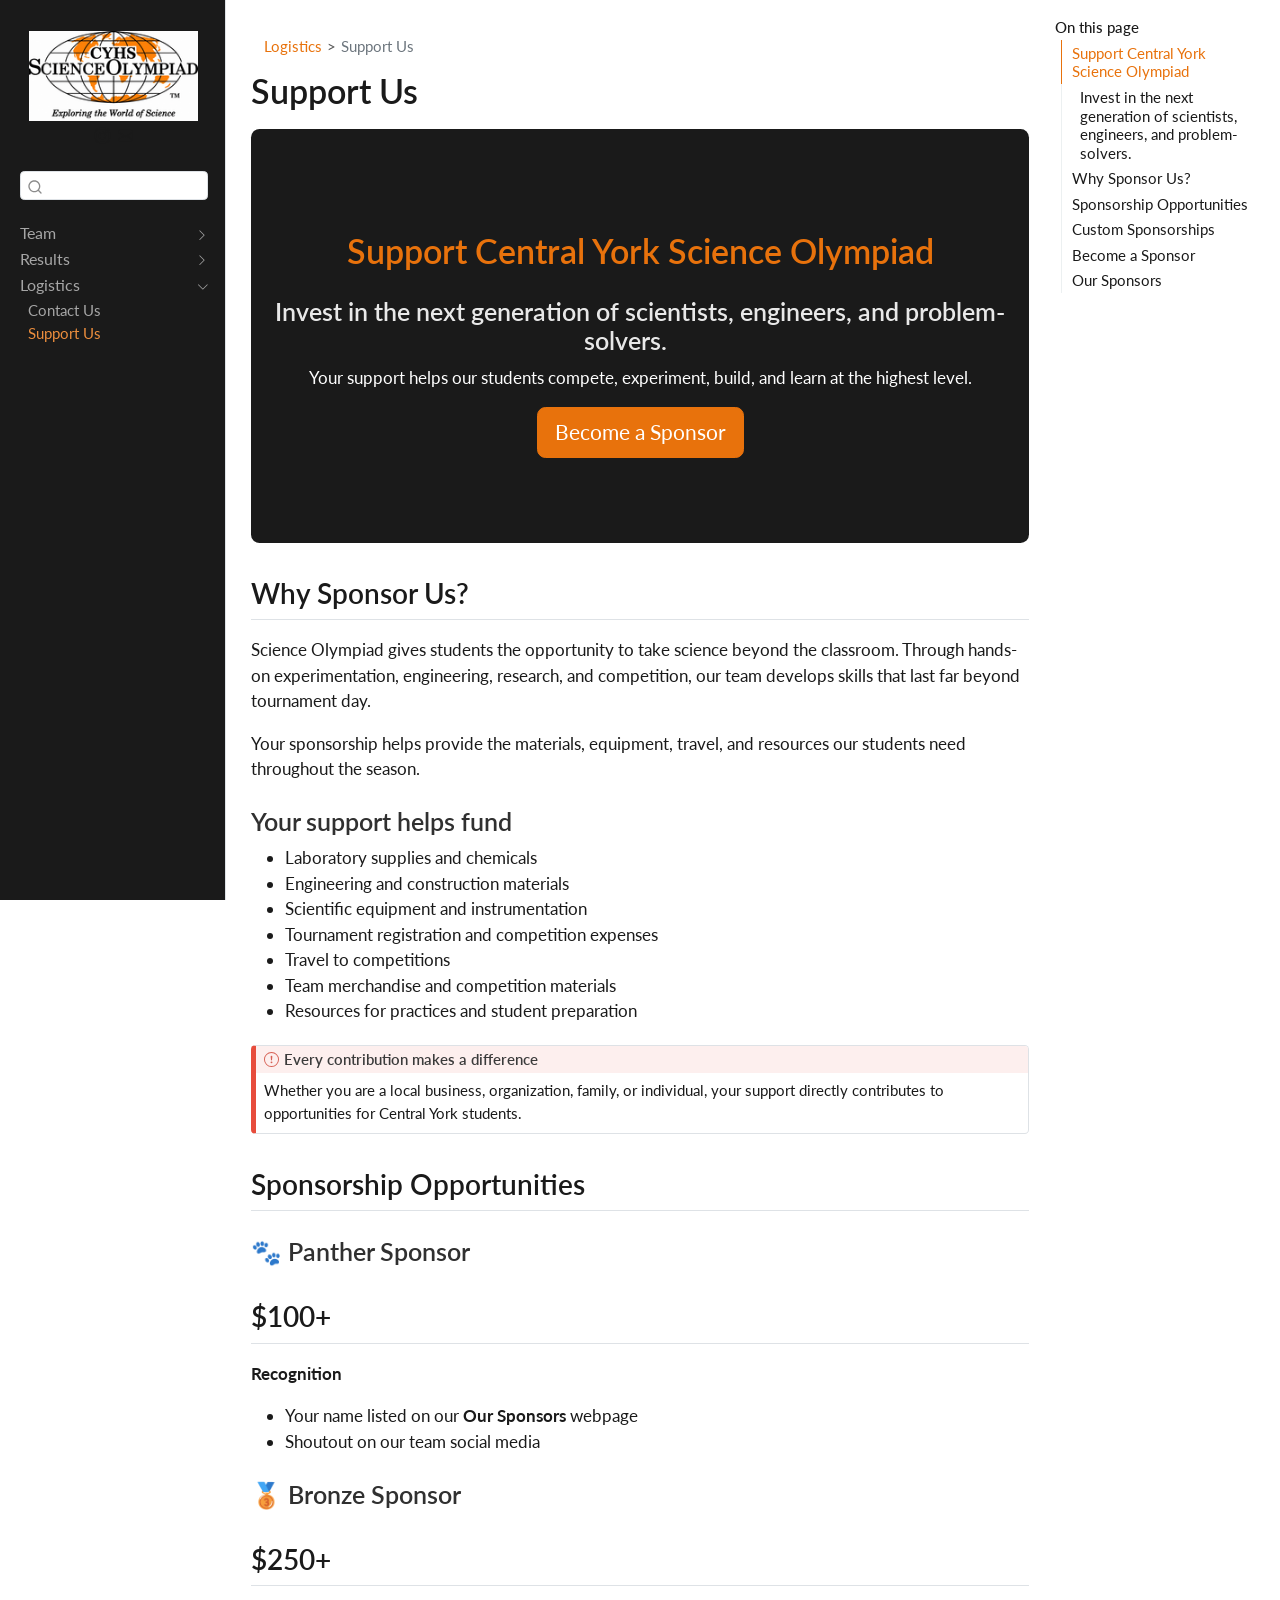
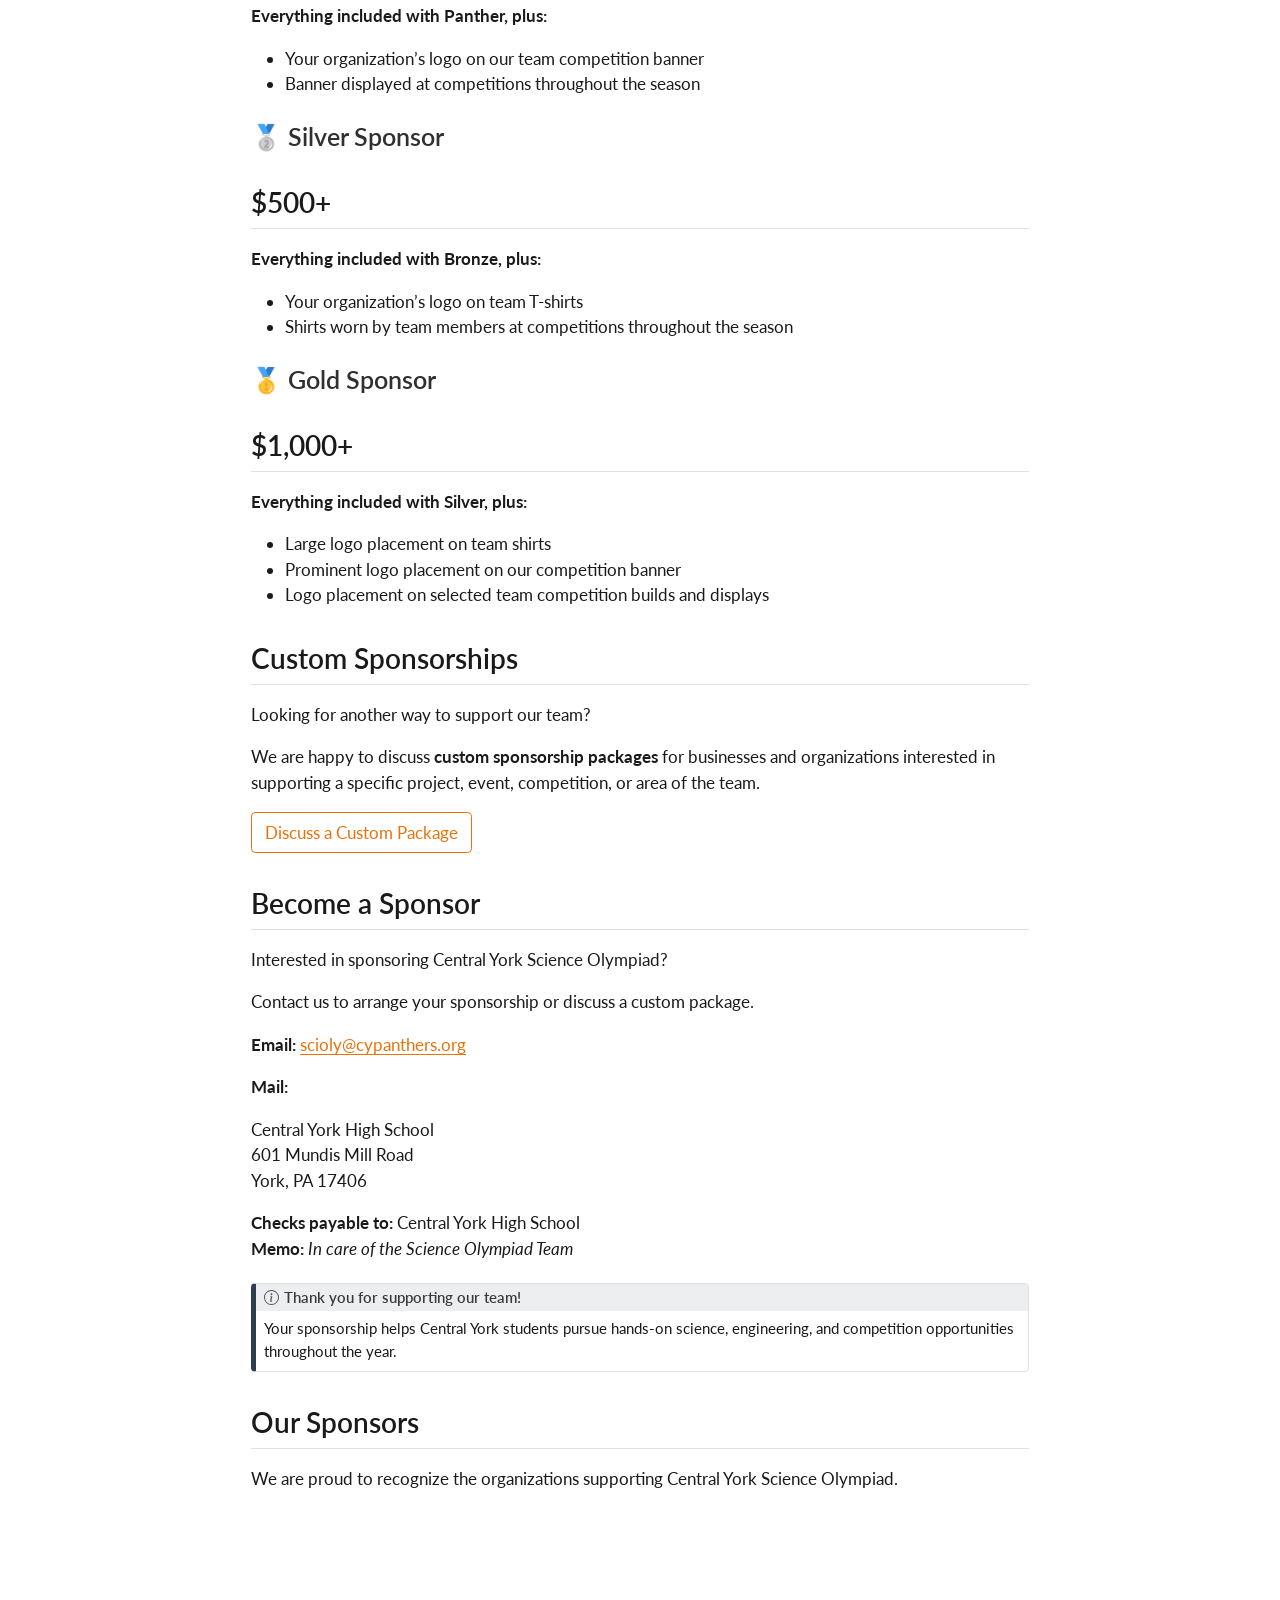
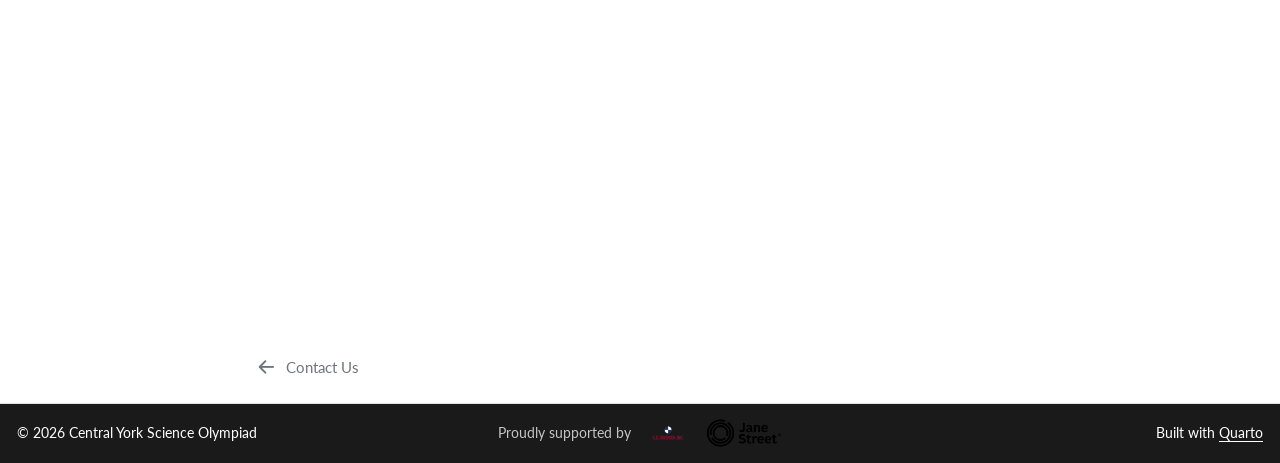
<file: docs/sponsor.html>
<!DOCTYPE html>
<html xmlns="http://www.w3.org/1999/xhtml" lang="en" xml:lang="en"><head>

<meta charset="utf-8">
<meta name="generator" content="quarto-1.10.18">

<meta name="viewport" content="width=device-width, initial-scale=1.0, user-scalable=yes">


<title>Support Us – Central York Science Olympiad</title>
<style>
/* Default styles provided by pandoc.
** See https://pandoc.org/MANUAL.html#variables-for-html for config info.
*/
span.smallcaps{font-variant: small-caps;}
div.columns{display: flex; gap: 1.5em;}
div.column{flex: auto;}
@media screen {
div.columns{gap: min(4vw, 1.5em);}
div.column{overflow-x: auto;}
}
div.hanging-indent{margin-left: 1.5em; text-indent: -1.5em;}
ul.task-list{list-style: none;}
ul.task-list li input[type="checkbox"] {
  width: 0.8em;
  margin: 0 0.8em 0.2em -1em; /* quarto-specific, see https://github.com/quarto-dev/quarto-cli/issues/4556 */ 
  vertical-align: middle;
}
</style>


<script src="site_libs/quarto-nav/quarto-nav.js"></script>
<script src="site_libs/clipboard/clipboard.min.js"></script>
<script src="site_libs/quarto-search/autocomplete.umd.js"></script>
<script src="site_libs/quarto-search/fuse.min.js"></script>
<script src="site_libs/quarto-search/quarto-search.js"></script>
<meta name="quarto:offset" content="./">
<link href="./contact.html" rel="prev">
<link href="./images/CYHSso.png" rel="icon" type="image/png">
<script src="site_libs/quarto-html/quarto.js" type="module"></script>
<script src="site_libs/quarto-html/tabsets/tabsets.js" type="module"></script>
<script src="site_libs/quarto-html/popper.min.js"></script>
<script src="site_libs/quarto-html/tippy.umd.min.js"></script>
<script src="site_libs/quarto-html/anchor.min.js"></script>
<link href="site_libs/quarto-html/tippy.css" rel="stylesheet">
<link href="site_libs/quarto-html/quarto-syntax-highlighting-64a204ab8560d761af7679ceaba22944.css" rel="stylesheet" id="quarto-text-highlighting-styles">
<script src="site_libs/bootstrap/bootstrap.min.js"></script>
<link href="site_libs/bootstrap/bootstrap-icons.css" rel="stylesheet">
<link href="site_libs/bootstrap/bootstrap-606f4e8d3a3a1109a6708a81eac877b6.min.css" rel="stylesheet" append-hash="true" id="quarto-bootstrap" data-mode="light">
<script id="quarto-search-options" type="application/json">{
  "location": "sidebar",
  "copy-button": false,
  "collapse-after": 3,
  "panel-placement": "start",
  "type": "textbox",
  "limit": 50,
  "keyboard-shortcut": [
    "f",
    "/",
    "s"
  ],
  "show-item-context": false,
  "language": {
    "search-no-results-text": "No results",
    "search-matching-documents-text": "matching documents",
    "search-copy-link-title": "Copy link to search",
    "search-hide-matches-text": "Hide additional matches",
    "search-more-match-text": "more match in this document",
    "search-more-matches-text": "more matches in this document",
    "search-clear-button-title": "Clear",
    "search-text-placeholder": "",
    "search-detached-cancel-button-title": "Cancel",
    "search-submit-button-title": "Submit",
    "search-label": "Search"
  }
}</script>


</head>

<body class="nav-sidebar docked quarto-light">

<div id="quarto-search-results"></div>
  <header id="quarto-header" class="headroom fixed-top">
  <nav class="quarto-secondary-nav">
    <div class="container-fluid d-flex">
      <button type="button" class="quarto-btn-toggle btn" data-bs-toggle="collapse" role="button" data-bs-target=".quarto-sidebar-collapse-item" aria-controls="quarto-sidebar" aria-expanded="false" aria-label="Toggle sidebar navigation" onclick="if (window.quartoToggleHeadroom) { window.quartoToggleHeadroom(); }">
        <i class="bi bi-layout-text-sidebar-reverse"></i>
      </button>
        <nav class="quarto-page-breadcrumbs" aria-label="breadcrumb"><ol class="breadcrumb"><li class="breadcrumb-item"><a href="./contact.html">Logistics</a></li><li class="breadcrumb-item"><a href="./sponsor.html">Support Us</a></li></ol></nav>
        <a class="flex-grow-1" role="navigation" data-bs-toggle="collapse" data-bs-target=".quarto-sidebar-collapse-item" aria-controls="quarto-sidebar" aria-expanded="false" aria-label="Toggle sidebar navigation" onclick="if (window.quartoToggleHeadroom) { window.quartoToggleHeadroom(); }">      
        </a>
      <button type="button" class="btn quarto-search-button" aria-label="Search" onclick="window.quartoOpenSearch();">
        <i class="bi bi-search"></i>
      </button>
    </div>
  </nav>
</header>
<!-- content -->
<div id="quarto-content" class="quarto-container page-columns page-rows-contents page-layout-full">
<!-- sidebar -->
  <nav id="quarto-sidebar" class="sidebar collapse collapse-horizontal quarto-sidebar-collapse-item sidebar-navigation docked overflow-auto">
    <div class="pt-lg-2 mt-2 text-center sidebar-header">
      <a href="./index.html" class="sidebar-logo-link">
      <img src="./images/CYHSso.png" alt="Central York Science Olympiad logo" class="sidebar-logo light-content py-0 d-lg-inline d-none">
      <img src="./images/CYHSso.png" alt="Central York Science Olympiad logo" class="sidebar-logo dark-content py-0 d-lg-inline d-none">
      </a>
      <div class="sidebar-tools-main">
    <a href="https://www.instagram.com/cyhsscioly/" title="" class="quarto-navigation-tool px-1" aria-label=""><i class="bi bi-instagram"></i></a>
    <a href="mailto:scioly@cypanthers.org" title="Email" class="quarto-navigation-tool px-1" aria-label="Email"><i class="bi bi-envelope-fill"></i></a>
</div>
      </div>
        <div class="mt-2 flex-shrink-0 align-items-center">
        <div class="sidebar-search">
        <div id="quarto-search" class="" title="Search"></div>
        </div>
        </div>
    <div class="sidebar-menu-container"> 
    <ul class="list-unstyled mt-1">
        <li class="sidebar-item sidebar-item-section">
      <div class="sidebar-item-container"> 
            <a class="sidebar-item-text sidebar-link text-start collapsed" data-bs-toggle="collapse" data-bs-target="#quarto-sidebar-section-1" role="navigation" aria-expanded="false">
 <span class="menu-text">Team</span></a>
          <a class="sidebar-item-toggle text-start collapsed" data-bs-toggle="collapse" data-bs-target="#quarto-sidebar-section-1" role="navigation" aria-expanded="false" aria-label="Toggle section">
            <i class="bi bi-chevron-right ms-2"></i>
          </a> 
      </div>
      <ul id="quarto-sidebar-section-1" class="collapse list-unstyled sidebar-section depth1 ">  
          <li class="sidebar-item">
  <div class="sidebar-item-container"> 
  <a href="./index.html" class="sidebar-item-text sidebar-link">
 <span class="menu-text">Home</span></a>
  </div>
</li>
          <li class="sidebar-item">
  <div class="sidebar-item-container"> 
  <a href="./about.html" class="sidebar-item-text sidebar-link">
 <span class="menu-text">About Us</span></a>
  </div>
</li>
      </ul>
  </li>
        <li class="sidebar-item sidebar-item-section">
      <div class="sidebar-item-container"> 
            <a class="sidebar-item-text sidebar-link text-start collapsed" data-bs-toggle="collapse" data-bs-target="#quarto-sidebar-section-2" role="navigation" aria-expanded="false">
 <span class="menu-text">Results</span></a>
          <a class="sidebar-item-toggle text-start collapsed" data-bs-toggle="collapse" data-bs-target="#quarto-sidebar-section-2" role="navigation" aria-expanded="false" aria-label="Toggle section">
            <i class="bi bi-chevron-right ms-2"></i>
          </a> 
      </div>
      <ul id="quarto-sidebar-section-2" class="collapse list-unstyled sidebar-section depth1 ">  
          <li class="sidebar-item">
  <div class="sidebar-item-container"> 
  <a href="./schedule.html" class="sidebar-item-text sidebar-link">
 <span class="menu-text">Schedule</span></a>
  </div>
</li>
          <li class="sidebar-item">
  <div class="sidebar-item-container"> 
  <a href="./stats.html" class="sidebar-item-text sidebar-link">
 <span class="menu-text">Statistics</span></a>
  </div>
</li>
      </ul>
  </li>
        <li class="sidebar-item sidebar-item-section">
      <div class="sidebar-item-container"> 
            <a class="sidebar-item-text sidebar-link text-start" data-bs-toggle="collapse" data-bs-target="#quarto-sidebar-section-3" role="navigation" aria-expanded="true">
 <span class="menu-text">Logistics</span></a>
          <a class="sidebar-item-toggle text-start" data-bs-toggle="collapse" data-bs-target="#quarto-sidebar-section-3" role="navigation" aria-expanded="true" aria-label="Toggle section">
            <i class="bi bi-chevron-right ms-2"></i>
          </a> 
      </div>
      <ul id="quarto-sidebar-section-3" class="collapse list-unstyled sidebar-section depth1 show">  
          <li class="sidebar-item">
  <div class="sidebar-item-container"> 
  <a href="./contact.html" class="sidebar-item-text sidebar-link">
 <span class="menu-text">Contact Us</span></a>
  </div>
</li>
          <li class="sidebar-item">
  <div class="sidebar-item-container"> 
  <a href="./sponsor.html" class="sidebar-item-text sidebar-link active">
 <span class="menu-text">Support Us</span></a>
  </div>
</li>
      </ul>
  </li>
    </ul>
    </div>
</nav>
<div id="quarto-sidebar-glass" class="quarto-sidebar-collapse-item" data-bs-toggle="collapse" data-bs-target=".quarto-sidebar-collapse-item"></div>
<!-- margin-sidebar -->
    <div id="quarto-margin-sidebar" class="sidebar margin-sidebar">
        <nav id="TOC" role="doc-toc" class="toc-active">
    <h2 id="toc-title">On this page</h2>
   
  <ul>
  <li><a href="#support-central-york-science-olympiad" id="toc-support-central-york-science-olympiad" class="nav-link active" data-scroll-target="#support-central-york-science-olympiad">Support Central York Science Olympiad</a>
  <ul class="collapse">
  <li><a href="#invest-in-the-next-generation-of-scientists-engineers-and-problem-solvers." id="toc-invest-in-the-next-generation-of-scientists-engineers-and-problem-solvers." class="nav-link" data-scroll-target="#invest-in-the-next-generation-of-scientists-engineers-and-problem-solvers.">Invest in the next generation of scientists, engineers, and problem-solvers.</a></li>
  </ul></li>
  <li><a href="#why-sponsor-us" id="toc-why-sponsor-us" class="nav-link" data-scroll-target="#why-sponsor-us">Why Sponsor Us?</a>
  <ul class="collapse">
  <li><a href="#your-support-helps-fund" id="toc-your-support-helps-fund" class="nav-link" data-scroll-target="#your-support-helps-fund">Your support helps fund</a></li>
  </ul></li>
  <li><a href="#sponsorship-opportunities" id="toc-sponsorship-opportunities" class="nav-link" data-scroll-target="#sponsorship-opportunities">Sponsorship Opportunities</a></li>
  <li><a href="#custom-sponsorships" id="toc-custom-sponsorships" class="nav-link" data-scroll-target="#custom-sponsorships">Custom Sponsorships</a></li>
  <li><a href="#become-a-sponsor" id="toc-become-a-sponsor" class="nav-link" data-scroll-target="#become-a-sponsor">Become a Sponsor</a></li>
  <li><a href="#our-sponsors" id="toc-our-sponsors" class="nav-link" data-scroll-target="#our-sponsors">Our Sponsors</a></li>
  </ul>
</nav>
    </div>
<!-- main -->
<main class="content column-body" id="quarto-document-content">

<header id="title-block-header" class="quarto-title-block default"><nav class="quarto-page-breadcrumbs quarto-title-breadcrumbs d-none d-lg-block" aria-label="breadcrumb"><ol class="breadcrumb"><li class="breadcrumb-item"><a href="./contact.html">Logistics</a></li><li class="breadcrumb-item"><a href="./sponsor.html">Support Us</a></li></ol></nav>
<div class="quarto-title">
<h1 class="title">Support Us</h1>
</div>



<div class="quarto-title-meta column-body">

    
  
    
  </div>
  


</header>


<section id="support-central-york-science-olympiad" class="level1 hero-banner">
<h1>Support Central York Science Olympiad</h1>
<section id="invest-in-the-next-generation-of-scientists-engineers-and-problem-solvers." class="level3">
<h3 class="anchored" data-anchor-id="invest-in-the-next-generation-of-scientists-engineers-and-problem-solvers.">Invest in the next generation of scientists, engineers, and problem-solvers.</h3>
<p>Your support helps our students compete, experiment, build, and learn at the highest level.</p>
<p><a href="#become-a-sponsor" class="btn btn-primary btn-lg">Become a Sponsor</a></p>
</section>
</section>
<section id="why-sponsor-us" class="level2">
<h2 class="anchored" data-anchor-id="why-sponsor-us">Why Sponsor Us?</h2>
<p>Science Olympiad gives students the opportunity to take science beyond the classroom. Through hands-on experimentation, engineering, research, and competition, our team develops skills that last far beyond tournament day.</p>
<p>Your sponsorship helps provide the materials, equipment, travel, and resources our students need throughout the season.</p>
<section id="your-support-helps-fund" class="level3">
<h3 class="anchored" data-anchor-id="your-support-helps-fund">Your support helps fund</h3>
<ul>
<li>Laboratory supplies and chemicals</li>
<li>Engineering and construction materials</li>
<li>Scientific equipment and instrumentation</li>
<li>Tournament registration and competition expenses</li>
<li>Travel to competitions</li>
<li>Team merchandise and competition materials</li>
<li>Resources for practices and student preparation</li>
</ul>
<div class="callout callout-style-default callout-important callout-titled">
<div class="callout-header d-flex align-content-center">
<div class="callout-icon-container">
<i class="callout-icon"></i>
</div>
<div class="callout-title-container flex-fill">
<span class="screen-reader-only">Important</span>Every contribution makes a difference
</div>
</div>
<div class="callout-body-container callout-body">
<p>Whether you are a local business, organization, family, or individual, your support directly contributes to opportunities for Central York students.</p>
</div>
</div>
</section>
</section>
<section id="sponsorship-opportunities" class="level2">
<h2 class="anchored" data-anchor-id="sponsorship-opportunities">Sponsorship Opportunities</h2>
<div class="sponsor-tier">
<section id="panther-sponsor" class="level3">
<h3 class="anchored" data-anchor-id="panther-sponsor">🐾 Panther Sponsor</h3>
</section>
<section id="section" class="level2">
<h2 class="anchored" data-anchor-id="section">$100+</h2>
<p><strong>Recognition</strong></p>
<ul>
<li>Your name listed on our <strong>Our Sponsors</strong> webpage</li>
<li>Shoutout on our team social media</li>
</ul>
</section>
</div>
<div class="sponsor-tier">
<section id="bronze-sponsor" class="level3">
<h3 class="anchored" data-anchor-id="bronze-sponsor">🥉 Bronze Sponsor</h3>
</section>
<section id="section-1" class="level2">
<h2 class="anchored" data-anchor-id="section-1">$250+</h2>
<p><strong>Everything included with Panther, plus:</strong></p>
<ul>
<li>Your organization’s logo on our team competition banner</li>
<li>Banner displayed at competitions throughout the season</li>
</ul>
</section>
</div>
<div class="sponsor-tier">
<section id="silver-sponsor" class="level3">
<h3 class="anchored" data-anchor-id="silver-sponsor">🥈 Silver Sponsor</h3>
</section>
<section id="section-2" class="level2">
<h2 class="anchored" data-anchor-id="section-2">$500+</h2>
<p><strong>Everything included with Bronze, plus:</strong></p>
<ul>
<li>Your organization’s logo on team T-shirts</li>
<li>Shirts worn by team members at competitions throughout the season</li>
</ul>
</section>
</div>
<div class="sponsor-tier">
<section id="gold-sponsor" class="level3">
<h3 class="anchored" data-anchor-id="gold-sponsor">🥇 Gold Sponsor</h3>
</section>
<section id="section-3" class="level2">
<h2 class="anchored" data-anchor-id="section-3">$1,000+</h2>
<p><strong>Everything included with Silver, plus:</strong></p>
<ul>
<li>Large logo placement on team shirts</li>
<li>Prominent logo placement on our competition banner</li>
<li>Logo placement on selected team competition builds and displays</li>
</ul>
</section>
</div>
</section>
<section id="custom-sponsorships" class="level2">
<h2 class="anchored" data-anchor-id="custom-sponsorships">Custom Sponsorships</h2>
<p>Looking for another way to support our team?</p>
<p>We are happy to discuss <strong>custom sponsorship packages</strong> for businesses and organizations interested in supporting a specific project, event, competition, or area of the team.</p>
<p><a href="mailto:Scioly@cypanthers.org?subject=Custom%20Sponsorship%20Package%20Inquiry&amp;body=Hello%20Central%20York%20Science%20Olympiad%20Team%2C%0A%0AI%20am%20interested%20in%20discussing%20a%20custom%20sponsorship%20package%20for%20Central%20York%20Science%20Olympiad.%0A%0AOrganization%3A%0AContact%20Name%3A%0APhone%3A%0A%0APlease%20let%20me%20know%20what%20options%20are%20available.%0A%0AThank%20you%21" class="btn btn-outline-primary"> Discuss a Custom Package </a></p>
</section>
<section id="become-a-sponsor" class="level2">
<h2 class="anchored" data-anchor-id="become-a-sponsor">Become a Sponsor</h2>
<p>Interested in sponsoring Central York Science Olympiad?</p>
<p>Contact us to arrange your sponsorship or discuss a custom package.</p>
<p><strong>Email:</strong> <a href="mailto:Scioly@cypanthers.org">scioly@cypanthers.org</a></p>
<p><strong>Mail:</strong></p>
<p>Central York High School<br>
601 Mundis Mill Road<br>
York, PA 17406</p>
<p><strong>Checks payable to:</strong> Central York High School<br>
<strong>Memo:</strong> <em>In care of the Science Olympiad Team</em></p>
<div class="callout callout-style-default callout-note callout-titled">
<div class="callout-header d-flex align-content-center">
<div class="callout-icon-container">
<i class="callout-icon"></i>
</div>
<div class="callout-title-container flex-fill">
<span class="screen-reader-only">Note</span>Thank you for supporting our team!
</div>
</div>
<div class="callout-body-container callout-body">
<p>Your sponsorship helps Central York students pursue hands-on science, engineering, and competition opportunities throughout the year.</p>
</div>
</div>
</section>
<section id="our-sponsors" class="level2">
<h2 class="anchored" data-anchor-id="our-sponsors">Our Sponsors</h2>
<p>We are proud to recognize the organizations supporting Central York Science Olympiad.</p>
<div class="sponsor-grid">
<div class="sponsor-wrapper">
<p><input type="checkbox" id="sponsor-csdavidson" class="sponsor-toggle"></p>
<p><label for="sponsor-csdavidson" class="sponsor-card"></label></p>
<div class="sponsor-card-inner">
<div class="sponsor-card-front">
<p><img src="images/cs-davidson.png" class="sponsor-logo img-fluid" alt="C.S. Davidson, Inc. logo"></p>
</div>
<section id="c.s.-davidson-inc." class="level3 sponsor-card-back">
<h3 class="anchored" data-anchor-id="c.s.-davidson-inc.">C.S. Davidson, Inc.</h3>
<p><span class="sponsor-card-tier">Bronze Sponsor</span></p>
<p>Thank you to C.S. Davidson, Inc.&nbsp;for supporting Central York Science Olympiad and our students.</p>
</section>
</div>
<p></p>
</div>
<div class="sponsor-wrapper">
<p><input type="checkbox" id="sponsor-janestreet" class="sponsor-toggle"></p>
<p><label for="sponsor-janestreet" class="sponsor-card"></label></p>
<div class="sponsor-card-inner">
<div class="sponsor-card-front">
<p><img src="images/jane-street.png" class="sponsor-logo img-fluid" alt="Jane Street logo"></p>
</div>
<section id="jane-street" class="level3 sponsor-card-back">
<h3 class="anchored" data-anchor-id="jane-street">Jane Street</h3>
<p><span class="sponsor-card-tier">Bronze Sponsor</span></p>
<p>Thank you to Jane Street for supporting Central York Science Olympiad and our students.</p>
</section>
</div>
<p></p>
</div>
</div>


</section>

</main> <!-- /main -->
<script id="quarto-html-after-body" type="application/javascript">
  window.document.addEventListener("DOMContentLoaded", function (event) {
    const icon = "";
    const anchorJS = new window.AnchorJS();
    anchorJS.options = {
      placement: 'right',
      icon: icon
    };
    anchorJS.add('.anchored');
    const isCodeAnnotation = (el) => {
      for (const clz of el.classList) {
        if (clz.startsWith('code-annotation-')) {                     
          return true;
        }
      }
      return false;
    }
    const onCopySuccess = function(e) {
      // button target
      const button = e.trigger;
      // don't keep focus
      button.blur();
      // flash "checked"
      button.classList.add('code-copy-button-checked');
      var currentTitle = button.getAttribute("title");
      button.setAttribute("title", "Copied!");
      let tooltip;
      if (window.bootstrap) {
        button.setAttribute("data-bs-toggle", "tooltip");
        button.setAttribute("data-bs-placement", "left");
        button.setAttribute("data-bs-title", "Copied!");
        tooltip = new bootstrap.Tooltip(button, 
          { trigger: "manual", 
            customClass: "code-copy-button-tooltip",
            offset: [0, -8]});
        tooltip.show();    
      }
      setTimeout(function() {
        if (tooltip) {
          tooltip.hide();
          button.removeAttribute("data-bs-title");
          button.removeAttribute("data-bs-toggle");
          button.removeAttribute("data-bs-placement");
        }
        button.setAttribute("title", currentTitle);
        button.classList.remove('code-copy-button-checked');
      }, 1000);
      // clear code selection
      e.clearSelection();
    }
    const getTextToCopy = function(trigger) {
      const outerScaffold = trigger.parentElement.cloneNode(true);
      const codeEl = outerScaffold.querySelector('code');
      for (const childEl of codeEl.children) {
        if (isCodeAnnotation(childEl)) {
          childEl.remove();
        }
      }
      return codeEl.innerText;
    }
    const clipboard = new window.ClipboardJS('.code-copy-button:not([data-in-quarto-modal])', {
      text: getTextToCopy
    });
    clipboard.on('success', onCopySuccess);
    if (window.document.getElementById('quarto-embedded-source-code-modal')) {
      const clipboardModal = new window.ClipboardJS('.code-copy-button[data-in-quarto-modal]', {
        text: getTextToCopy,
        container: window.document.getElementById('quarto-embedded-source-code-modal')
      });
      clipboardModal.on('success', onCopySuccess);
    }
      var localhostRegex = new RegExp(/^(?:http|https):\/\/localhost\:?[0-9]*\//);
      var mailtoRegex = new RegExp(/^mailto:/);
        var filterRegex = new RegExp("https:\/\/coen-beamesderfer\.github\.io\/cyhs-scioly\/");
      var isInternal = (href) => {
          return filterRegex.test(href) || localhostRegex.test(href) || mailtoRegex.test(href);
      }
      // Inspect non-navigation links and adorn them if external
     var links = window.document.querySelectorAll('a[href]:not(.nav-link):not(.navbar-brand):not(.toc-action):not(.sidebar-link):not(.sidebar-item-toggle):not(.pagination-link):not(.no-external):not([aria-hidden]):not(.dropdown-item):not(.quarto-navigation-tool):not(.about-link)');
      for (var i=0; i<links.length; i++) {
        const link = links[i];
        if (!isInternal(link.href)) {
          // undo the damage that might have been done by quarto-nav.js in the case of
          // links that we want to consider external
          if (link.dataset.originalHref !== undefined) {
            link.href = link.dataset.originalHref;
          }
            // target, if specified
            link.setAttribute("target", "_blank");
            if (link.getAttribute("rel") === null) {
              link.setAttribute("rel", "noopener");
            }
        }
      }
    function tippyHover(el, contentFn, onTriggerFn, onUntriggerFn) {
      const config = {
        allowHTML: true,
        maxWidth: 500,
        delay: 100,
        arrow: false,
        appendTo: function(el) {
            return el.parentElement;
        },
        interactive: true,
        interactiveBorder: 10,
        theme: 'quarto',
        placement: 'bottom-start',
      };
      if (contentFn) {
        config.content = contentFn;
      }
      if (onTriggerFn) {
        config.onTrigger = onTriggerFn;
      }
      if (onUntriggerFn) {
        config.onUntrigger = onUntriggerFn;
      }
      window.tippy(el, config); 
    }
    const noterefs = window.document.querySelectorAll('a[role="doc-noteref"]');
    for (var i=0; i<noterefs.length; i++) {
      const ref = noterefs[i];
      tippyHover(ref, function() {
        // use id or data attribute instead here
        let href = ref.getAttribute('data-footnote-href') || ref.getAttribute('href');
        try { href = new URL(href).hash; } catch {}
        const id = href.replace(/^#\/?/, "");
        const note = window.document.getElementById(id);
        if (note) {
          return note.innerHTML;
        } else {
          return "";
        }
      });
    }
    const xrefs = window.document.querySelectorAll('a.quarto-xref');
    const processXRef = (id, note) => {
      // Strip column container classes
      const stripColumnClz = (el) => {
        el.classList.remove("page-full", "page-columns");
        if (el.children) {
          for (const child of el.children) {
            stripColumnClz(child);
          }
        }
      }
      stripColumnClz(note)
      if (id === null || id.startsWith('sec-')) {
        // Special case sections, only their first couple elements
        const container = document.createElement("div");
        if (note.children && note.children.length > 2) {
          container.appendChild(note.children[0].cloneNode(true));
          for (let i = 1; i < note.children.length; i++) {
            const child = note.children[i];
            if (child.tagName === "P" && child.innerText === "") {
              continue;
            } else {
              container.appendChild(child.cloneNode(true));
              break;
            }
          }
          if (window.Quarto?.typesetMath) {
            window.Quarto.typesetMath(container);
          }
          return container.innerHTML
        } else {
          if (window.Quarto?.typesetMath) {
            window.Quarto.typesetMath(note);
          }
          return note.innerHTML;
        }
      } else {
        // Remove any anchor links if they are present
        const anchorLink = note.querySelector('a.anchorjs-link');
        if (anchorLink) {
          anchorLink.remove();
        }
        if (window.Quarto?.typesetMath) {
          window.Quarto.typesetMath(note);
        }
        if (note.classList.contains("callout")) {
          return note.outerHTML;
        } else {
          return note.innerHTML;
        }
      }
    }
    for (var i=0; i<xrefs.length; i++) {
      const xref = xrefs[i];
      tippyHover(xref, undefined, function(instance) {
        instance.disable();
        let url = xref.getAttribute('href');
        let hash = undefined; 
        if (url.startsWith('#')) {
          hash = url;
        } else {
          try { hash = new URL(url).hash; } catch {}
        }
        if (hash) {
          const id = hash.replace(/^#\/?/, "");
          const note = window.document.getElementById(id);
          if (note !== null) {
            try {
              const html = processXRef(id, note.cloneNode(true));
              instance.setContent(html);
            } finally {
              instance.enable();
              instance.show();
            }
          } else {
            // See if we can fetch this
            fetch(url.split('#')[0])
            .then(res => res.text())
            .then(html => {
              const parser = new DOMParser();
              const htmlDoc = parser.parseFromString(html, "text/html");
              const note = htmlDoc.getElementById(id);
              if (note !== null) {
                const html = processXRef(id, note);
                instance.setContent(html);
              } 
            }).finally(() => {
              instance.enable();
              instance.show();
            });
          }
        } else {
          // See if we can fetch a full url (with no hash to target)
          // This is a special case and we should probably do some content thinning / targeting
          fetch(url)
          .then(res => res.text())
          .then(html => {
            const parser = new DOMParser();
            const htmlDoc = parser.parseFromString(html, "text/html");
            const note = htmlDoc.querySelector('main.content');
            if (note !== null) {
              // This should only happen for chapter cross references
              // (since there is no id in the URL)
              // remove the first header
              if (note.children.length > 0 && note.children[0].tagName === "HEADER") {
                note.children[0].remove();
              }
              const html = processXRef(null, note);
              instance.setContent(html);
            } 
          }).finally(() => {
            instance.enable();
            instance.show();
          });
        }
      }, function(instance) {
      });
    }
        let selectedAnnoteEl;
        const selectorForAnnotation = ( cell, annotation) => {
          let cellAttr = 'data-code-cell="' + cell + '"';
          let lineAttr = 'data-code-annotation="' +  annotation + '"';
          const selector = 'span[' + cellAttr + '][' + lineAttr + ']';
          return selector;
        }
        const selectCodeLines = (annoteEl) => {
          const doc = window.document;
          const targetCell = annoteEl.getAttribute("data-target-cell");
          const targetAnnotation = annoteEl.getAttribute("data-target-annotation");
          const annoteSpan = window.document.querySelector(selectorForAnnotation(targetCell, targetAnnotation));
          const lines = annoteSpan.getAttribute("data-code-lines").split(",");
          const lineIds = lines.map((line) => {
            return targetCell + "-" + line;
          })
          let top = null;
          let height = null;
          let parent = null;
          if (lineIds.length > 0) {
              //compute the position of the single el (top and bottom and make a div)
              const el = window.document.getElementById(lineIds[0]);
              top = el.offsetTop;
              height = el.offsetHeight;
              parent = el.parentElement.parentElement;
            if (lineIds.length > 1) {
              const lastEl = window.document.getElementById(lineIds[lineIds.length - 1]);
              const bottom = lastEl.offsetTop + lastEl.offsetHeight;
              height = bottom - top;
            }
            if (top !== null && height !== null && parent !== null) {
              // cook up a div (if necessary) and position it 
              let div = window.document.getElementById("code-annotation-line-highlight");
              if (div === null) {
                div = window.document.createElement("div");
                div.setAttribute("id", "code-annotation-line-highlight");
                div.style.position = 'absolute';
                parent.appendChild(div);
              }
              div.style.top = top - 2 + "px";
              div.style.height = height + 4 + "px";
              div.style.left = 0;
              let gutterDiv = window.document.getElementById("code-annotation-line-highlight-gutter");
              if (gutterDiv === null) {
                gutterDiv = window.document.createElement("div");
                gutterDiv.setAttribute("id", "code-annotation-line-highlight-gutter");
                gutterDiv.style.position = 'absolute';
                const codeCell = window.document.getElementById(targetCell);
                const gutter = codeCell.querySelector('.code-annotation-gutter');
                gutter.appendChild(gutterDiv);
              }
              gutterDiv.style.top = top - 2 + "px";
              gutterDiv.style.height = height + 4 + "px";
            }
            selectedAnnoteEl = annoteEl;
          }
        };
        const unselectCodeLines = () => {
          const elementsIds = ["code-annotation-line-highlight", "code-annotation-line-highlight-gutter"];
          elementsIds.forEach((elId) => {
            const div = window.document.getElementById(elId);
            if (div) {
              div.remove();
            }
          });
          selectedAnnoteEl = undefined;
        };
          // Handle positioning of the toggle
      window.addEventListener(
        "resize",
        throttle(() => {
          elRect = undefined;
          if (selectedAnnoteEl) {
            selectCodeLines(selectedAnnoteEl);
          }
        }, 10)
      );
      function throttle(fn, ms) {
      let throttle = false;
      let timer;
        return (...args) => {
          if(!throttle) { // first call gets through
              fn.apply(this, args);
              throttle = true;
          } else { // all the others get throttled
              if(timer) clearTimeout(timer); // cancel #2
              timer = setTimeout(() => {
                fn.apply(this, args);
                timer = throttle = false;
              }, ms);
          }
        };
      }
        // Attach click handler to the DT
        const annoteDls = window.document.querySelectorAll('dt[data-target-cell]');
        for (const annoteDlNode of annoteDls) {
          annoteDlNode.addEventListener('click', (event) => {
            const clickedEl = event.target;
            if (clickedEl !== selectedAnnoteEl) {
              unselectCodeLines();
              const activeEl = window.document.querySelector('dt[data-target-cell].code-annotation-active');
              if (activeEl) {
                activeEl.classList.remove('code-annotation-active');
              }
              selectCodeLines(clickedEl);
              clickedEl.classList.add('code-annotation-active');
            } else {
              // Unselect the line
              unselectCodeLines();
              clickedEl.classList.remove('code-annotation-active');
            }
          });
        }
    const findCites = (el) => {
      const parentEl = el.parentElement;
      if (parentEl) {
        const cites = parentEl.dataset.cites;
        if (cites) {
          return {
            el,
            cites: cites.split(' ')
          };
        } else {
          return findCites(el.parentElement)
        }
      } else {
        return undefined;
      }
    };
    var bibliorefs = window.document.querySelectorAll('a[role="doc-biblioref"]');
    for (var i=0; i<bibliorefs.length; i++) {
      const ref = bibliorefs[i];
      const citeInfo = findCites(ref);
      if (citeInfo) {
        tippyHover(citeInfo.el, function() {
          var popup = window.document.createElement('div');
          citeInfo.cites.forEach(function(cite) {
            var citeDiv = window.document.createElement('div');
            citeDiv.classList.add('hanging-indent');
            citeDiv.classList.add('csl-entry');
            var biblioDiv = window.document.getElementById('ref-' + cite);
            if (biblioDiv) {
              citeDiv.innerHTML = biblioDiv.innerHTML;
            }
            popup.appendChild(citeDiv);
          });
          return popup.innerHTML;
        });
      }
    }
  });
  </script>
<nav class="page-navigation column-body">
  <div class="nav-page nav-page-previous">
      <a href="./contact.html" class="pagination-link" aria-label="Contact Us">
        <i class="bi bi-arrow-left-short"></i> <span class="nav-page-text">Contact Us</span>
      </a>          
  </div>
  <div class="nav-page nav-page-next">
  </div>
</nav>
</div> <!-- /content -->
<footer class="footer">
  <div class="nav-footer">
    <div class="nav-footer-left">
<p>© 2026 Central York Science Olympiad</p>
</div>   
    <div class="nav-footer-center">
      <ul class="footer-items list-unstyled">
    <li class="nav-item">
 <div class="footer-sponsors">
   <span>Proudly supported by</span>
   <a href="https://www.csdavidson.com/" aria-label="C.S. Davidson, Inc.">
     <img src="images/cs-davidson.png" alt="C.S. Davidson, Inc.">
  </a>
  <a href="https://www.janestreet.com/" aria-label="Jane Street">
    <img src="images/jane-street.png" alt="Jane Street">
  </a>
</div>
  </li>  
</ul>
    </div>
    <div class="nav-footer-right">
<p>Built with <a href="https://quarto.org">Quarto</a></p>
</div>
  </div>
</footer>




</body></html>
</file>
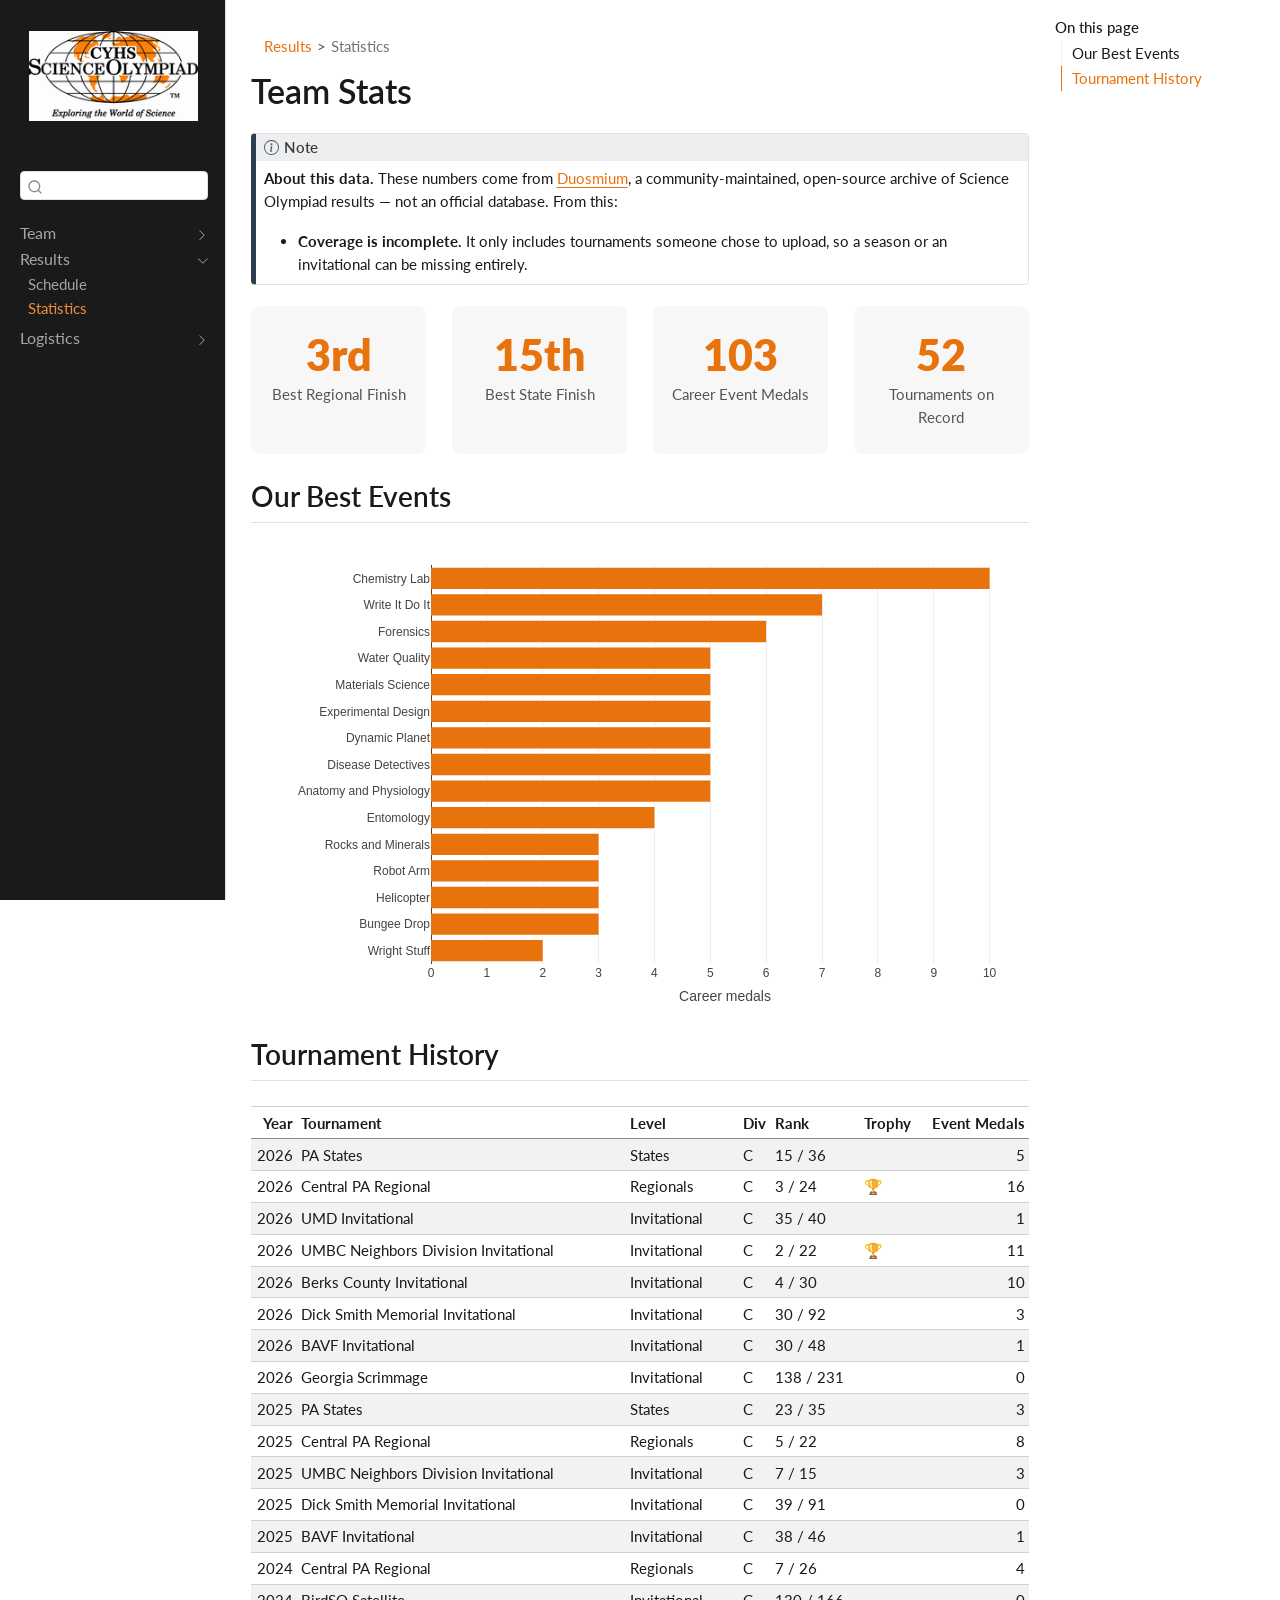
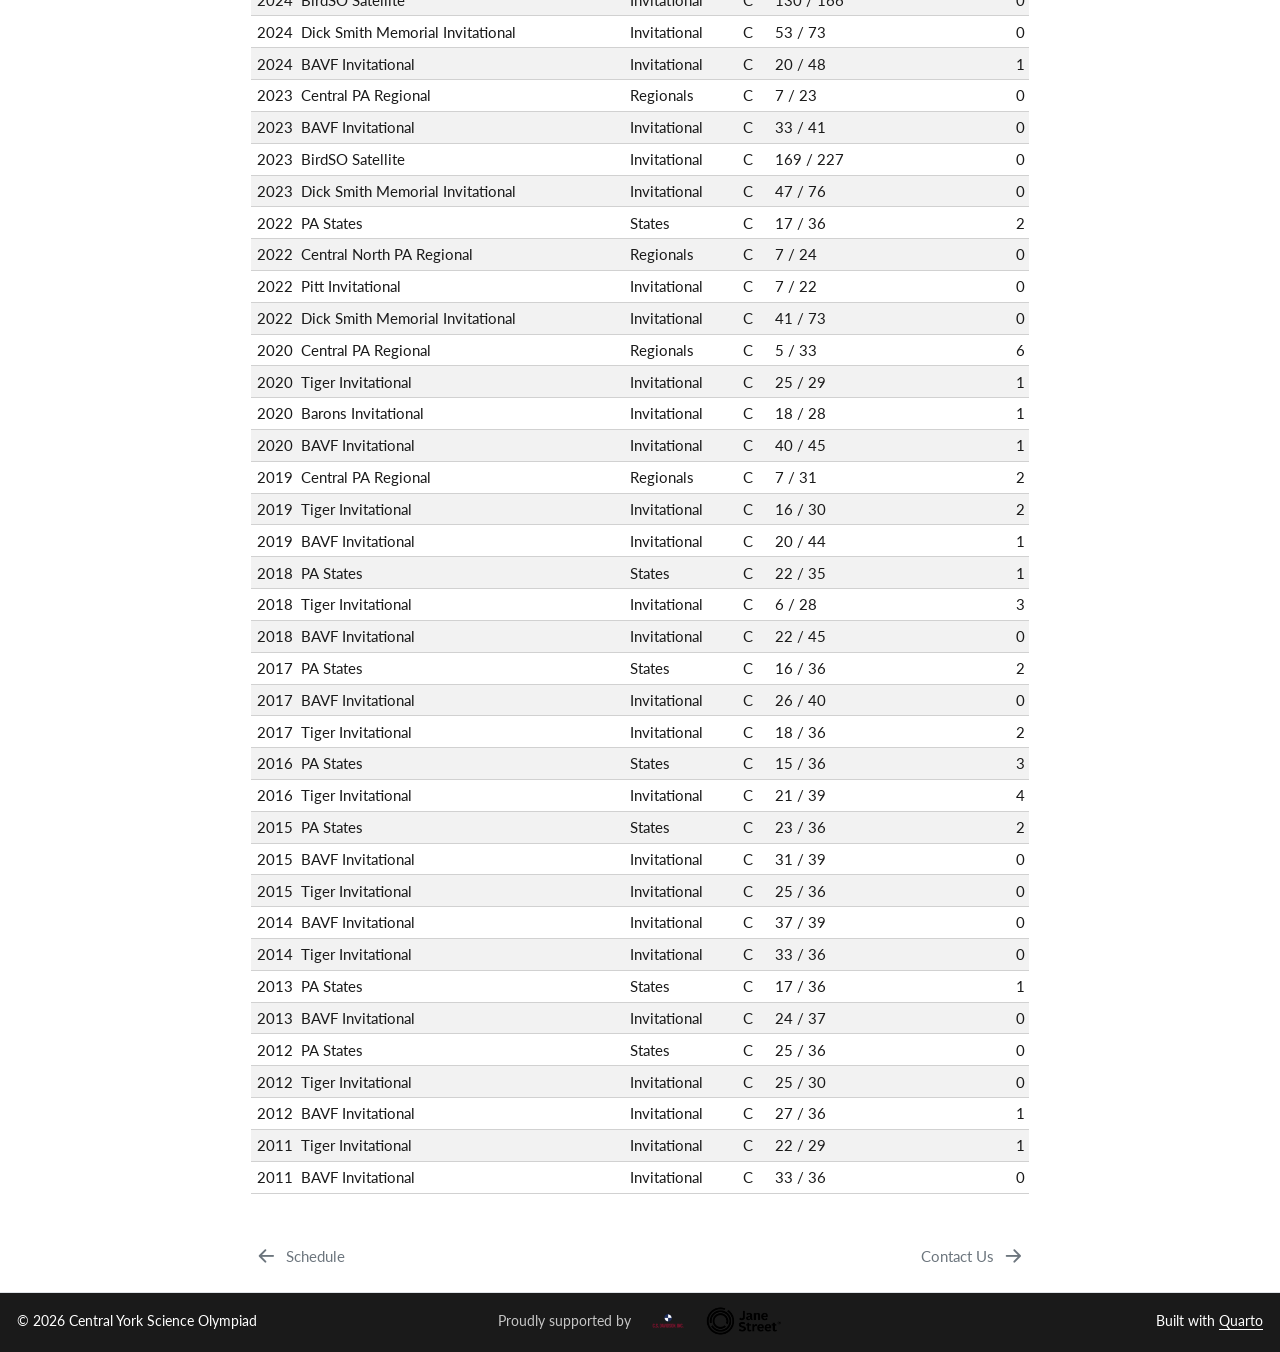
<file: docs/stats.html>
<!DOCTYPE html>
<html xmlns="http://www.w3.org/1999/xhtml" lang="en" xml:lang="en"><head>

<meta charset="utf-8">
<meta name="generator" content="quarto-1.10.18">

<meta name="viewport" content="width=device-width, initial-scale=1.0, user-scalable=yes">


<title>Team Stats – Central York Science Olympiad</title>
<style>
/* Default styles provided by pandoc.
** See https://pandoc.org/MANUAL.html#variables-for-html for config info.
*/
span.smallcaps{font-variant: small-caps;}
div.columns{display: flex; gap: 1.5em;}
div.column{flex: auto;}
@media screen {
div.columns{gap: min(4vw, 1.5em);}
div.column{overflow-x: auto;}
}
div.hanging-indent{margin-left: 1.5em; text-indent: -1.5em;}
ul.task-list{list-style: none;}
ul.task-list li input[type="checkbox"] {
  width: 0.8em;
  margin: 0 0.8em 0.2em -1em; /* quarto-specific, see https://github.com/quarto-dev/quarto-cli/issues/4556 */ 
  vertical-align: middle;
}
</style>


<script src="site_libs/quarto-nav/quarto-nav.js"></script>
<script src="site_libs/clipboard/clipboard.min.js"></script>
<script src="site_libs/quarto-search/autocomplete.umd.js"></script>
<script src="site_libs/quarto-search/fuse.min.js"></script>
<script src="site_libs/quarto-search/quarto-search.js"></script>
<meta name="quarto:offset" content="./">
<link href="./contact.html" rel="next">
<link href="./schedule.html" rel="prev">
<link href="./images/CYHSso.png" rel="icon" type="image/png">
<script src="site_libs/quarto-html/quarto.js" type="module"></script>
<script src="site_libs/quarto-html/tabsets/tabsets.js" type="module"></script>
<script src="site_libs/quarto-html/popper.min.js"></script>
<script src="site_libs/quarto-html/tippy.umd.min.js"></script>
<script src="site_libs/quarto-html/anchor.min.js"></script>
<link href="site_libs/quarto-html/tippy.css" rel="stylesheet">
<link href="site_libs/quarto-html/quarto-syntax-highlighting-64a204ab8560d761af7679ceaba22944.css" rel="stylesheet" id="quarto-text-highlighting-styles">
<script src="site_libs/bootstrap/bootstrap.min.js"></script>
<link href="site_libs/bootstrap/bootstrap-icons.css" rel="stylesheet">
<link href="site_libs/bootstrap/bootstrap-606f4e8d3a3a1109a6708a81eac877b6.min.css" rel="stylesheet" append-hash="true" id="quarto-bootstrap" data-mode="light">
<script id="quarto-search-options" type="application/json">{
  "location": "sidebar",
  "copy-button": false,
  "collapse-after": 3,
  "panel-placement": "start",
  "type": "textbox",
  "limit": 50,
  "keyboard-shortcut": [
    "f",
    "/",
    "s"
  ],
  "show-item-context": false,
  "language": {
    "search-no-results-text": "No results",
    "search-matching-documents-text": "matching documents",
    "search-copy-link-title": "Copy link to search",
    "search-hide-matches-text": "Hide additional matches",
    "search-more-match-text": "more match in this document",
    "search-more-matches-text": "more matches in this document",
    "search-clear-button-title": "Clear",
    "search-text-placeholder": "",
    "search-detached-cancel-button-title": "Cancel",
    "search-submit-button-title": "Submit",
    "search-label": "Search"
  }
}</script>
<link href="site_libs/htmltools-fill-0.5.9/fill.css" rel="stylesheet">
<script src="site_libs/htmlwidgets-1.6.4/htmlwidgets.js"></script>
<script src="site_libs/plotly-binding-4.12.1/plotly.js"></script>
<script src="site_libs/typedarray-0.1/typedarray.min.js"></script>
<script src="site_libs/jquery-3.5.1/jquery.min.js"></script>
<link href="site_libs/crosstalk-1.2.2/css/crosstalk.min.css" rel="stylesheet">
<script src="site_libs/crosstalk-1.2.2/js/crosstalk.min.js"></script>
<link href="site_libs/plotly-htmlwidgets-css-2.25.2/plotly-htmlwidgets.css" rel="stylesheet">
<script src="site_libs/plotly-main-2.25.2/plotly-latest.min.js"></script>


</head>

<body class="nav-sidebar docked quarto-light">

<div id="quarto-search-results"></div>
  <header id="quarto-header" class="headroom fixed-top">
  <nav class="quarto-secondary-nav">
    <div class="container-fluid d-flex">
      <button type="button" class="quarto-btn-toggle btn" data-bs-toggle="collapse" role="button" data-bs-target=".quarto-sidebar-collapse-item" aria-controls="quarto-sidebar" aria-expanded="false" aria-label="Toggle sidebar navigation" onclick="if (window.quartoToggleHeadroom) { window.quartoToggleHeadroom(); }">
        <i class="bi bi-layout-text-sidebar-reverse"></i>
      </button>
        <nav class="quarto-page-breadcrumbs" aria-label="breadcrumb"><ol class="breadcrumb"><li class="breadcrumb-item"><a href="./schedule.html">Results</a></li><li class="breadcrumb-item"><a href="./stats.html">Statistics</a></li></ol></nav>
        <a class="flex-grow-1" role="navigation" data-bs-toggle="collapse" data-bs-target=".quarto-sidebar-collapse-item" aria-controls="quarto-sidebar" aria-expanded="false" aria-label="Toggle sidebar navigation" onclick="if (window.quartoToggleHeadroom) { window.quartoToggleHeadroom(); }">      
        </a>
      <button type="button" class="btn quarto-search-button" aria-label="Search" onclick="window.quartoOpenSearch();">
        <i class="bi bi-search"></i>
      </button>
    </div>
  </nav>
</header>
<!-- content -->
<div id="quarto-content" class="quarto-container page-columns page-rows-contents page-layout-article">
<!-- sidebar -->
  <nav id="quarto-sidebar" class="sidebar collapse collapse-horizontal quarto-sidebar-collapse-item sidebar-navigation docked overflow-auto">
    <div class="pt-lg-2 mt-2 text-center sidebar-header">
      <a href="./index.html" class="sidebar-logo-link">
      <img src="./images/CYHSso.png" alt="Central York Science Olympiad logo" class="sidebar-logo light-content py-0 d-lg-inline d-none">
      <img src="./images/CYHSso.png" alt="Central York Science Olympiad logo" class="sidebar-logo dark-content py-0 d-lg-inline d-none">
      </a>
      <div class="sidebar-tools-main">
    <a href="https://www.instagram.com/cyhsscioly/" title="" class="quarto-navigation-tool px-1" aria-label=""><i class="bi bi-instagram"></i></a>
    <a href="mailto:scioly@cypanthers.org" title="Email" class="quarto-navigation-tool px-1" aria-label="Email"><i class="bi bi-envelope-fill"></i></a>
</div>
      </div>
        <div class="mt-2 flex-shrink-0 align-items-center">
        <div class="sidebar-search">
        <div id="quarto-search" class="" title="Search"></div>
        </div>
        </div>
    <div class="sidebar-menu-container"> 
    <ul class="list-unstyled mt-1">
        <li class="sidebar-item sidebar-item-section">
      <div class="sidebar-item-container"> 
            <a class="sidebar-item-text sidebar-link text-start collapsed" data-bs-toggle="collapse" data-bs-target="#quarto-sidebar-section-1" role="navigation" aria-expanded="false">
 <span class="menu-text">Team</span></a>
          <a class="sidebar-item-toggle text-start collapsed" data-bs-toggle="collapse" data-bs-target="#quarto-sidebar-section-1" role="navigation" aria-expanded="false" aria-label="Toggle section">
            <i class="bi bi-chevron-right ms-2"></i>
          </a> 
      </div>
      <ul id="quarto-sidebar-section-1" class="collapse list-unstyled sidebar-section depth1 ">  
          <li class="sidebar-item">
  <div class="sidebar-item-container"> 
  <a href="./index.html" class="sidebar-item-text sidebar-link">
 <span class="menu-text">Home</span></a>
  </div>
</li>
          <li class="sidebar-item">
  <div class="sidebar-item-container"> 
  <a href="./about.html" class="sidebar-item-text sidebar-link">
 <span class="menu-text">About Us</span></a>
  </div>
</li>
      </ul>
  </li>
        <li class="sidebar-item sidebar-item-section">
      <div class="sidebar-item-container"> 
            <a class="sidebar-item-text sidebar-link text-start" data-bs-toggle="collapse" data-bs-target="#quarto-sidebar-section-2" role="navigation" aria-expanded="true">
 <span class="menu-text">Results</span></a>
          <a class="sidebar-item-toggle text-start" data-bs-toggle="collapse" data-bs-target="#quarto-sidebar-section-2" role="navigation" aria-expanded="true" aria-label="Toggle section">
            <i class="bi bi-chevron-right ms-2"></i>
          </a> 
      </div>
      <ul id="quarto-sidebar-section-2" class="collapse list-unstyled sidebar-section depth1 show">  
          <li class="sidebar-item">
  <div class="sidebar-item-container"> 
  <a href="./schedule.html" class="sidebar-item-text sidebar-link">
 <span class="menu-text">Schedule</span></a>
  </div>
</li>
          <li class="sidebar-item">
  <div class="sidebar-item-container"> 
  <a href="./stats.html" class="sidebar-item-text sidebar-link active">
 <span class="menu-text">Statistics</span></a>
  </div>
</li>
      </ul>
  </li>
        <li class="sidebar-item sidebar-item-section">
      <div class="sidebar-item-container"> 
            <a class="sidebar-item-text sidebar-link text-start collapsed" data-bs-toggle="collapse" data-bs-target="#quarto-sidebar-section-3" role="navigation" aria-expanded="false">
 <span class="menu-text">Logistics</span></a>
          <a class="sidebar-item-toggle text-start collapsed" data-bs-toggle="collapse" data-bs-target="#quarto-sidebar-section-3" role="navigation" aria-expanded="false" aria-label="Toggle section">
            <i class="bi bi-chevron-right ms-2"></i>
          </a> 
      </div>
      <ul id="quarto-sidebar-section-3" class="collapse list-unstyled sidebar-section depth1 ">  
          <li class="sidebar-item">
  <div class="sidebar-item-container"> 
  <a href="./contact.html" class="sidebar-item-text sidebar-link">
 <span class="menu-text">Contact Us</span></a>
  </div>
</li>
          <li class="sidebar-item">
  <div class="sidebar-item-container"> 
  <a href="./sponsor.html" class="sidebar-item-text sidebar-link">
 <span class="menu-text">Support Us</span></a>
  </div>
</li>
      </ul>
  </li>
    </ul>
    </div>
</nav>
<div id="quarto-sidebar-glass" class="quarto-sidebar-collapse-item" data-bs-toggle="collapse" data-bs-target=".quarto-sidebar-collapse-item"></div>
<!-- margin-sidebar -->
    <div id="quarto-margin-sidebar" class="sidebar margin-sidebar">
        <nav id="TOC" role="doc-toc" class="toc-active">
    <h2 id="toc-title">On this page</h2>
   
  <ul>
  <li><a href="#our-best-events" id="toc-our-best-events" class="nav-link active" data-scroll-target="#our-best-events">Our Best Events</a></li>
  <li><a href="#tournament-history" id="toc-tournament-history" class="nav-link" data-scroll-target="#tournament-history">Tournament History</a></li>
  </ul>
</nav>
    </div>
<!-- main -->
<main class="content" id="quarto-document-content">

<header id="title-block-header" class="quarto-title-block default"><nav class="quarto-page-breadcrumbs quarto-title-breadcrumbs d-none d-lg-block" aria-label="breadcrumb"><ol class="breadcrumb"><li class="breadcrumb-item"><a href="./schedule.html">Results</a></li><li class="breadcrumb-item"><a href="./stats.html">Statistics</a></li></ol></nav>
<div class="quarto-title">
<h1 class="title">Team Stats</h1>
</div>



<div class="quarto-title-meta">

    
  
    
  </div>
  


</header>


<div class="callout callout-style-default callout-note callout-titled">
<div class="callout-header d-flex align-content-center">
<div class="callout-icon-container">
<i class="callout-icon"></i>
</div>
<div class="callout-title-container flex-fill">
Note
</div>
</div>
<div class="callout-body-container callout-body">
<p><strong>About this data.</strong> These numbers come from <a href="https://www.duosmium.org/results/">Duosmium</a>, a community-maintained, open-source archive of Science Olympiad results — not an official database. From this:</p>
<ul>
<li><strong>Coverage is incomplete.</strong> It only includes tournaments someone chose to upload, so a season or an invitational can be missing entirely.</li>
</ul>
</div>
</div>
<div class="grid">
<div class="g-col-6 g-col-md-3 stat-card">
<div class="stat-number">
3rd
</div>
<div class="stat-label">
Best Regional Finish
</div>
</div>
<div class="g-col-6 g-col-md-3 stat-card">
<div class="stat-number">
15th
</div>
<div class="stat-label">
Best State Finish
</div>
</div>
<div class="g-col-6 g-col-md-3 stat-card">
<div class="stat-number">
103
</div>
<div class="stat-label">
Career Event Medals
</div>
</div>
<div class="g-col-6 g-col-md-3 stat-card">
<div class="stat-number">
52
</div>
<div class="stat-label">
Tournaments on Record
</div>
</div>
</div>
<section id="our-best-events" class="level2">
<h2 class="anchored" data-anchor-id="our-best-events">Our Best Events</h2>
<div class="cell">
<div class="cell-output-display">
<div class="plotly html-widget html-fill-item" id="htmlwidget-42734d06e4b0fc2391d4" style="width:100%;height:464px;"></div>
<script type="application/json" data-for="htmlwidget-42734d06e4b0fc2391d4">{"x":{"visdat":{"44be7899fadb":["function () ","plotlyVisDat"]},"cur_data":"44be7899fadb","attrs":{"44be7899fadb":{"x":{},"y":{},"orientation":"h","marker":{"color":"#E8720C"},"text":{},"hoverinfo":"text","textposition":"none","alpha_stroke":1,"sizes":[10,100],"spans":[1,20],"type":"bar"}},"layout":{"margin":{"b":40,"l":180,"t":25,"r":10},"xaxis":{"domain":[0,1],"automargin":true,"title":"Career medals","tick0":0,"dtick":1,"rangemode":"tozero"},"yaxis":{"domain":[0,1],"automargin":true,"title":"","type":"category","categoryorder":"array","categoryarray":["Wright Stuff","Bungee Drop","Helicopter","Robot Arm","Rocks and Minerals","Entomology","Anatomy and Physiology","Disease Detectives","Dynamic Planet","Experimental Design","Materials Science","Water Quality","Forensics","Write It Do It","Chemistry Lab"]},"hovermode":"closest","showlegend":false},"source":"A","config":{"modeBarButtonsToAdd":["hoverclosest","hovercompare"],"showSendToCloud":false,"displayModeBar":false},"data":[{"x":[2,3,3,3,3,4,5,5,5,5,5,5,6,7,10],"y":["Wright Stuff","Bungee Drop","Helicopter","Robot Arm","Rocks and Minerals","Entomology","Anatomy and Physiology","Disease Detectives","Dynamic Planet","Experimental Design","Materials Science","Water Quality","Forensics","Write It Do It","Chemistry Lab"],"orientation":"h","marker":{"color":"#E8720C","line":{"color":"rgba(31,119,180,1)"}},"text":["<b>Wright Stuff<\/b><br>Medals: 2<br>Best States: 11th<br>Competed: 14x","<b>Bungee Drop<\/b><br>Medals: 3<br>Best States: 4th<br>Competed: 12x","<b>Helicopter<\/b><br>Medals: 3<br>Best States: 17th<br>Competed: 12x","<b>Robot Arm<\/b><br>Medals: 3<br>Best States: 5th<br>Competed: 8x","<b>Rocks and Minerals<\/b><br>Medals: 3<br>Best States: 6th<br>Competed: 29x","<b>Entomology<\/b><br>Medals: 4<br>Best States: 27th<br>Competed: 18x","<b>Anatomy and Physiology<\/b><br>Medals: 5<br>Best States: 15th<br>Competed: 50x","<b>Disease Detectives<\/b><br>Medals: 5<br>Best States: 14th<br>Competed: 51x","<b>Dynamic Planet<\/b><br>Medals: 5<br>Best States: 14th<br>Competed: 51x","<b>Experimental Design<\/b><br>Medals: 5<br>Best States: 1st<br>Competed: 51x","<b>Materials Science<\/b><br>Medals: 5<br>Best States: 3rd<br>Competed: 23x","<b>Water Quality<\/b><br>Medals: 5<br>Best States: 3rd<br>Competed: 22x","<b>Forensics<\/b><br>Medals: 6<br>Best States: 10th<br>Competed: 51x","<b>Write It Do It<\/b><br>Medals: 7<br>Best States: 4th<br>Competed: 42x","<b>Chemistry Lab<\/b><br>Medals: 10<br>Best States: 1st<br>Competed: 50x"],"hoverinfo":["text","text","text","text","text","text","text","text","text","text","text","text","text","text","text"],"textposition":["none","none","none","none","none","none","none","none","none","none","none","none","none","none","none"],"type":"bar","error_y":{"color":"rgba(31,119,180,1)"},"error_x":{"color":"rgba(31,119,180,1)"},"xaxis":"x","yaxis":"y","frame":null}],"highlight":{"on":"plotly_click","persistent":false,"dynamic":false,"selectize":false,"opacityDim":0.20000000000000001,"selected":{"opacity":1},"debounce":0},"shinyEvents":["plotly_hover","plotly_click","plotly_selected","plotly_relayout","plotly_brushed","plotly_brushing","plotly_clickannotation","plotly_doubleclick","plotly_deselect","plotly_afterplot","plotly_sunburstclick"],"base_url":"https://plot.ly"},"evals":[],"jsHooks":[]}</script>
</div>
</div>
</section>
<section id="tournament-history" class="level2">
<h2 class="anchored" data-anchor-id="tournament-history">Tournament History</h2>
<div class="cell">
<div class="cell-output-display">
<table class="caption-top table table-sm table-striped small">
<colgroup>
<col style="width: 5%">
<col style="width: 41%">
<col style="width: 14%">
<col style="width: 4%">
<col style="width: 11%">
<col style="width: 7%">
<col style="width: 14%">
</colgroup>
<thead>
<tr class="header">
<th style="text-align: right;">Year</th>
<th style="text-align: left;">Tournament</th>
<th style="text-align: left;">Level</th>
<th style="text-align: left;">Div</th>
<th style="text-align: left;">Rank</th>
<th style="text-align: left;">Trophy</th>
<th style="text-align: right;">Event Medals</th>
</tr>
</thead>
<tbody>
<tr class="odd">
<td style="text-align: right;">2026</td>
<td style="text-align: left;">PA States</td>
<td style="text-align: left;">States</td>
<td style="text-align: left;">C</td>
<td style="text-align: left;">15 / 36</td>
<td style="text-align: left;"></td>
<td style="text-align: right;">5</td>
</tr>
<tr class="even">
<td style="text-align: right;">2026</td>
<td style="text-align: left;">Central PA Regional</td>
<td style="text-align: left;">Regionals</td>
<td style="text-align: left;">C</td>
<td style="text-align: left;">3 / 24</td>
<td style="text-align: left;">🏆</td>
<td style="text-align: right;">16</td>
</tr>
<tr class="odd">
<td style="text-align: right;">2026</td>
<td style="text-align: left;">UMD Invitational</td>
<td style="text-align: left;">Invitational</td>
<td style="text-align: left;">C</td>
<td style="text-align: left;">35 / 40</td>
<td style="text-align: left;"></td>
<td style="text-align: right;">1</td>
</tr>
<tr class="even">
<td style="text-align: right;">2026</td>
<td style="text-align: left;">UMBC Neighbors Division Invitational</td>
<td style="text-align: left;">Invitational</td>
<td style="text-align: left;">C</td>
<td style="text-align: left;">2 / 22</td>
<td style="text-align: left;">🏆</td>
<td style="text-align: right;">11</td>
</tr>
<tr class="odd">
<td style="text-align: right;">2026</td>
<td style="text-align: left;">Berks County Invitational</td>
<td style="text-align: left;">Invitational</td>
<td style="text-align: left;">C</td>
<td style="text-align: left;">4 / 30</td>
<td style="text-align: left;"></td>
<td style="text-align: right;">10</td>
</tr>
<tr class="even">
<td style="text-align: right;">2026</td>
<td style="text-align: left;">Dick Smith Memorial Invitational</td>
<td style="text-align: left;">Invitational</td>
<td style="text-align: left;">C</td>
<td style="text-align: left;">30 / 92</td>
<td style="text-align: left;"></td>
<td style="text-align: right;">3</td>
</tr>
<tr class="odd">
<td style="text-align: right;">2026</td>
<td style="text-align: left;">BAVF Invitational</td>
<td style="text-align: left;">Invitational</td>
<td style="text-align: left;">C</td>
<td style="text-align: left;">30 / 48</td>
<td style="text-align: left;"></td>
<td style="text-align: right;">1</td>
</tr>
<tr class="even">
<td style="text-align: right;">2026</td>
<td style="text-align: left;">Georgia Scrimmage</td>
<td style="text-align: left;">Invitational</td>
<td style="text-align: left;">C</td>
<td style="text-align: left;">138 / 231</td>
<td style="text-align: left;"></td>
<td style="text-align: right;">0</td>
</tr>
<tr class="odd">
<td style="text-align: right;">2025</td>
<td style="text-align: left;">PA States</td>
<td style="text-align: left;">States</td>
<td style="text-align: left;">C</td>
<td style="text-align: left;">23 / 35</td>
<td style="text-align: left;"></td>
<td style="text-align: right;">3</td>
</tr>
<tr class="even">
<td style="text-align: right;">2025</td>
<td style="text-align: left;">Central PA Regional</td>
<td style="text-align: left;">Regionals</td>
<td style="text-align: left;">C</td>
<td style="text-align: left;">5 / 22</td>
<td style="text-align: left;"></td>
<td style="text-align: right;">8</td>
</tr>
<tr class="odd">
<td style="text-align: right;">2025</td>
<td style="text-align: left;">UMBC Neighbors Division Invitational</td>
<td style="text-align: left;">Invitational</td>
<td style="text-align: left;">C</td>
<td style="text-align: left;">7 / 15</td>
<td style="text-align: left;"></td>
<td style="text-align: right;">3</td>
</tr>
<tr class="even">
<td style="text-align: right;">2025</td>
<td style="text-align: left;">Dick Smith Memorial Invitational</td>
<td style="text-align: left;">Invitational</td>
<td style="text-align: left;">C</td>
<td style="text-align: left;">39 / 91</td>
<td style="text-align: left;"></td>
<td style="text-align: right;">0</td>
</tr>
<tr class="odd">
<td style="text-align: right;">2025</td>
<td style="text-align: left;">BAVF Invitational</td>
<td style="text-align: left;">Invitational</td>
<td style="text-align: left;">C</td>
<td style="text-align: left;">38 / 46</td>
<td style="text-align: left;"></td>
<td style="text-align: right;">1</td>
</tr>
<tr class="even">
<td style="text-align: right;">2024</td>
<td style="text-align: left;">Central PA Regional</td>
<td style="text-align: left;">Regionals</td>
<td style="text-align: left;">C</td>
<td style="text-align: left;">7 / 26</td>
<td style="text-align: left;"></td>
<td style="text-align: right;">4</td>
</tr>
<tr class="odd">
<td style="text-align: right;">2024</td>
<td style="text-align: left;">BirdSO Satellite</td>
<td style="text-align: left;">Invitational</td>
<td style="text-align: left;">C</td>
<td style="text-align: left;">130 / 166</td>
<td style="text-align: left;"></td>
<td style="text-align: right;">0</td>
</tr>
<tr class="even">
<td style="text-align: right;">2024</td>
<td style="text-align: left;">Dick Smith Memorial Invitational</td>
<td style="text-align: left;">Invitational</td>
<td style="text-align: left;">C</td>
<td style="text-align: left;">53 / 73</td>
<td style="text-align: left;"></td>
<td style="text-align: right;">0</td>
</tr>
<tr class="odd">
<td style="text-align: right;">2024</td>
<td style="text-align: left;">BAVF Invitational</td>
<td style="text-align: left;">Invitational</td>
<td style="text-align: left;">C</td>
<td style="text-align: left;">20 / 48</td>
<td style="text-align: left;"></td>
<td style="text-align: right;">1</td>
</tr>
<tr class="even">
<td style="text-align: right;">2023</td>
<td style="text-align: left;">Central PA Regional</td>
<td style="text-align: left;">Regionals</td>
<td style="text-align: left;">C</td>
<td style="text-align: left;">7 / 23</td>
<td style="text-align: left;"></td>
<td style="text-align: right;">0</td>
</tr>
<tr class="odd">
<td style="text-align: right;">2023</td>
<td style="text-align: left;">BAVF Invitational</td>
<td style="text-align: left;">Invitational</td>
<td style="text-align: left;">C</td>
<td style="text-align: left;">33 / 41</td>
<td style="text-align: left;"></td>
<td style="text-align: right;">0</td>
</tr>
<tr class="even">
<td style="text-align: right;">2023</td>
<td style="text-align: left;">BirdSO Satellite</td>
<td style="text-align: left;">Invitational</td>
<td style="text-align: left;">C</td>
<td style="text-align: left;">169 / 227</td>
<td style="text-align: left;"></td>
<td style="text-align: right;">0</td>
</tr>
<tr class="odd">
<td style="text-align: right;">2023</td>
<td style="text-align: left;">Dick Smith Memorial Invitational</td>
<td style="text-align: left;">Invitational</td>
<td style="text-align: left;">C</td>
<td style="text-align: left;">47 / 76</td>
<td style="text-align: left;"></td>
<td style="text-align: right;">0</td>
</tr>
<tr class="even">
<td style="text-align: right;">2022</td>
<td style="text-align: left;">PA States</td>
<td style="text-align: left;">States</td>
<td style="text-align: left;">C</td>
<td style="text-align: left;">17 / 36</td>
<td style="text-align: left;"></td>
<td style="text-align: right;">2</td>
</tr>
<tr class="odd">
<td style="text-align: right;">2022</td>
<td style="text-align: left;">Central North PA Regional</td>
<td style="text-align: left;">Regionals</td>
<td style="text-align: left;">C</td>
<td style="text-align: left;">7 / 24</td>
<td style="text-align: left;"></td>
<td style="text-align: right;">0</td>
</tr>
<tr class="even">
<td style="text-align: right;">2022</td>
<td style="text-align: left;">Pitt Invitational</td>
<td style="text-align: left;">Invitational</td>
<td style="text-align: left;">C</td>
<td style="text-align: left;">7 / 22</td>
<td style="text-align: left;"></td>
<td style="text-align: right;">0</td>
</tr>
<tr class="odd">
<td style="text-align: right;">2022</td>
<td style="text-align: left;">Dick Smith Memorial Invitational</td>
<td style="text-align: left;">Invitational</td>
<td style="text-align: left;">C</td>
<td style="text-align: left;">41 / 73</td>
<td style="text-align: left;"></td>
<td style="text-align: right;">0</td>
</tr>
<tr class="even">
<td style="text-align: right;">2020</td>
<td style="text-align: left;">Central PA Regional</td>
<td style="text-align: left;">Regionals</td>
<td style="text-align: left;">C</td>
<td style="text-align: left;">5 / 33</td>
<td style="text-align: left;"></td>
<td style="text-align: right;">6</td>
</tr>
<tr class="odd">
<td style="text-align: right;">2020</td>
<td style="text-align: left;">Tiger Invitational</td>
<td style="text-align: left;">Invitational</td>
<td style="text-align: left;">C</td>
<td style="text-align: left;">25 / 29</td>
<td style="text-align: left;"></td>
<td style="text-align: right;">1</td>
</tr>
<tr class="even">
<td style="text-align: right;">2020</td>
<td style="text-align: left;">Barons Invitational</td>
<td style="text-align: left;">Invitational</td>
<td style="text-align: left;">C</td>
<td style="text-align: left;">18 / 28</td>
<td style="text-align: left;"></td>
<td style="text-align: right;">1</td>
</tr>
<tr class="odd">
<td style="text-align: right;">2020</td>
<td style="text-align: left;">BAVF Invitational</td>
<td style="text-align: left;">Invitational</td>
<td style="text-align: left;">C</td>
<td style="text-align: left;">40 / 45</td>
<td style="text-align: left;"></td>
<td style="text-align: right;">1</td>
</tr>
<tr class="even">
<td style="text-align: right;">2019</td>
<td style="text-align: left;">Central PA Regional</td>
<td style="text-align: left;">Regionals</td>
<td style="text-align: left;">C</td>
<td style="text-align: left;">7 / 31</td>
<td style="text-align: left;"></td>
<td style="text-align: right;">2</td>
</tr>
<tr class="odd">
<td style="text-align: right;">2019</td>
<td style="text-align: left;">Tiger Invitational</td>
<td style="text-align: left;">Invitational</td>
<td style="text-align: left;">C</td>
<td style="text-align: left;">16 / 30</td>
<td style="text-align: left;"></td>
<td style="text-align: right;">2</td>
</tr>
<tr class="even">
<td style="text-align: right;">2019</td>
<td style="text-align: left;">BAVF Invitational</td>
<td style="text-align: left;">Invitational</td>
<td style="text-align: left;">C</td>
<td style="text-align: left;">20 / 44</td>
<td style="text-align: left;"></td>
<td style="text-align: right;">1</td>
</tr>
<tr class="odd">
<td style="text-align: right;">2018</td>
<td style="text-align: left;">PA States</td>
<td style="text-align: left;">States</td>
<td style="text-align: left;">C</td>
<td style="text-align: left;">22 / 35</td>
<td style="text-align: left;"></td>
<td style="text-align: right;">1</td>
</tr>
<tr class="even">
<td style="text-align: right;">2018</td>
<td style="text-align: left;">Tiger Invitational</td>
<td style="text-align: left;">Invitational</td>
<td style="text-align: left;">C</td>
<td style="text-align: left;">6 / 28</td>
<td style="text-align: left;"></td>
<td style="text-align: right;">3</td>
</tr>
<tr class="odd">
<td style="text-align: right;">2018</td>
<td style="text-align: left;">BAVF Invitational</td>
<td style="text-align: left;">Invitational</td>
<td style="text-align: left;">C</td>
<td style="text-align: left;">22 / 45</td>
<td style="text-align: left;"></td>
<td style="text-align: right;">0</td>
</tr>
<tr class="even">
<td style="text-align: right;">2017</td>
<td style="text-align: left;">PA States</td>
<td style="text-align: left;">States</td>
<td style="text-align: left;">C</td>
<td style="text-align: left;">16 / 36</td>
<td style="text-align: left;"></td>
<td style="text-align: right;">2</td>
</tr>
<tr class="odd">
<td style="text-align: right;">2017</td>
<td style="text-align: left;">BAVF Invitational</td>
<td style="text-align: left;">Invitational</td>
<td style="text-align: left;">C</td>
<td style="text-align: left;">26 / 40</td>
<td style="text-align: left;"></td>
<td style="text-align: right;">0</td>
</tr>
<tr class="even">
<td style="text-align: right;">2017</td>
<td style="text-align: left;">Tiger Invitational</td>
<td style="text-align: left;">Invitational</td>
<td style="text-align: left;">C</td>
<td style="text-align: left;">18 / 36</td>
<td style="text-align: left;"></td>
<td style="text-align: right;">2</td>
</tr>
<tr class="odd">
<td style="text-align: right;">2016</td>
<td style="text-align: left;">PA States</td>
<td style="text-align: left;">States</td>
<td style="text-align: left;">C</td>
<td style="text-align: left;">15 / 36</td>
<td style="text-align: left;"></td>
<td style="text-align: right;">3</td>
</tr>
<tr class="even">
<td style="text-align: right;">2016</td>
<td style="text-align: left;">Tiger Invitational</td>
<td style="text-align: left;">Invitational</td>
<td style="text-align: left;">C</td>
<td style="text-align: left;">21 / 39</td>
<td style="text-align: left;"></td>
<td style="text-align: right;">4</td>
</tr>
<tr class="odd">
<td style="text-align: right;">2015</td>
<td style="text-align: left;">PA States</td>
<td style="text-align: left;">States</td>
<td style="text-align: left;">C</td>
<td style="text-align: left;">23 / 36</td>
<td style="text-align: left;"></td>
<td style="text-align: right;">2</td>
</tr>
<tr class="even">
<td style="text-align: right;">2015</td>
<td style="text-align: left;">BAVF Invitational</td>
<td style="text-align: left;">Invitational</td>
<td style="text-align: left;">C</td>
<td style="text-align: left;">31 / 39</td>
<td style="text-align: left;"></td>
<td style="text-align: right;">0</td>
</tr>
<tr class="odd">
<td style="text-align: right;">2015</td>
<td style="text-align: left;">Tiger Invitational</td>
<td style="text-align: left;">Invitational</td>
<td style="text-align: left;">C</td>
<td style="text-align: left;">25 / 36</td>
<td style="text-align: left;"></td>
<td style="text-align: right;">0</td>
</tr>
<tr class="even">
<td style="text-align: right;">2014</td>
<td style="text-align: left;">BAVF Invitational</td>
<td style="text-align: left;">Invitational</td>
<td style="text-align: left;">C</td>
<td style="text-align: left;">37 / 39</td>
<td style="text-align: left;"></td>
<td style="text-align: right;">0</td>
</tr>
<tr class="odd">
<td style="text-align: right;">2014</td>
<td style="text-align: left;">Tiger Invitational</td>
<td style="text-align: left;">Invitational</td>
<td style="text-align: left;">C</td>
<td style="text-align: left;">33 / 36</td>
<td style="text-align: left;"></td>
<td style="text-align: right;">0</td>
</tr>
<tr class="even">
<td style="text-align: right;">2013</td>
<td style="text-align: left;">PA States</td>
<td style="text-align: left;">States</td>
<td style="text-align: left;">C</td>
<td style="text-align: left;">17 / 36</td>
<td style="text-align: left;"></td>
<td style="text-align: right;">1</td>
</tr>
<tr class="odd">
<td style="text-align: right;">2013</td>
<td style="text-align: left;">BAVF Invitational</td>
<td style="text-align: left;">Invitational</td>
<td style="text-align: left;">C</td>
<td style="text-align: left;">24 / 37</td>
<td style="text-align: left;"></td>
<td style="text-align: right;">0</td>
</tr>
<tr class="even">
<td style="text-align: right;">2012</td>
<td style="text-align: left;">PA States</td>
<td style="text-align: left;">States</td>
<td style="text-align: left;">C</td>
<td style="text-align: left;">25 / 36</td>
<td style="text-align: left;"></td>
<td style="text-align: right;">0</td>
</tr>
<tr class="odd">
<td style="text-align: right;">2012</td>
<td style="text-align: left;">Tiger Invitational</td>
<td style="text-align: left;">Invitational</td>
<td style="text-align: left;">C</td>
<td style="text-align: left;">25 / 30</td>
<td style="text-align: left;"></td>
<td style="text-align: right;">0</td>
</tr>
<tr class="even">
<td style="text-align: right;">2012</td>
<td style="text-align: left;">BAVF Invitational</td>
<td style="text-align: left;">Invitational</td>
<td style="text-align: left;">C</td>
<td style="text-align: left;">27 / 36</td>
<td style="text-align: left;"></td>
<td style="text-align: right;">1</td>
</tr>
<tr class="odd">
<td style="text-align: right;">2011</td>
<td style="text-align: left;">Tiger Invitational</td>
<td style="text-align: left;">Invitational</td>
<td style="text-align: left;">C</td>
<td style="text-align: left;">22 / 29</td>
<td style="text-align: left;"></td>
<td style="text-align: right;">1</td>
</tr>
<tr class="even">
<td style="text-align: right;">2011</td>
<td style="text-align: left;">BAVF Invitational</td>
<td style="text-align: left;">Invitational</td>
<td style="text-align: left;">C</td>
<td style="text-align: left;">33 / 36</td>
<td style="text-align: left;"></td>
<td style="text-align: right;">0</td>
</tr>
</tbody>
</table>
</div>
</div>


</section>

</main> <!-- /main -->
<script id="quarto-html-after-body" type="application/javascript">
  window.document.addEventListener("DOMContentLoaded", function (event) {
    const icon = "";
    const anchorJS = new window.AnchorJS();
    anchorJS.options = {
      placement: 'right',
      icon: icon
    };
    anchorJS.add('.anchored');
    const isCodeAnnotation = (el) => {
      for (const clz of el.classList) {
        if (clz.startsWith('code-annotation-')) {                     
          return true;
        }
      }
      return false;
    }
    const onCopySuccess = function(e) {
      // button target
      const button = e.trigger;
      // don't keep focus
      button.blur();
      // flash "checked"
      button.classList.add('code-copy-button-checked');
      var currentTitle = button.getAttribute("title");
      button.setAttribute("title", "Copied!");
      let tooltip;
      if (window.bootstrap) {
        button.setAttribute("data-bs-toggle", "tooltip");
        button.setAttribute("data-bs-placement", "left");
        button.setAttribute("data-bs-title", "Copied!");
        tooltip = new bootstrap.Tooltip(button, 
          { trigger: "manual", 
            customClass: "code-copy-button-tooltip",
            offset: [0, -8]});
        tooltip.show();    
      }
      setTimeout(function() {
        if (tooltip) {
          tooltip.hide();
          button.removeAttribute("data-bs-title");
          button.removeAttribute("data-bs-toggle");
          button.removeAttribute("data-bs-placement");
        }
        button.setAttribute("title", currentTitle);
        button.classList.remove('code-copy-button-checked');
      }, 1000);
      // clear code selection
      e.clearSelection();
    }
    const getTextToCopy = function(trigger) {
      const outerScaffold = trigger.parentElement.cloneNode(true);
      const codeEl = outerScaffold.querySelector('code');
      for (const childEl of codeEl.children) {
        if (isCodeAnnotation(childEl)) {
          childEl.remove();
        }
      }
      return codeEl.innerText;
    }
    const clipboard = new window.ClipboardJS('.code-copy-button:not([data-in-quarto-modal])', {
      text: getTextToCopy
    });
    clipboard.on('success', onCopySuccess);
    if (window.document.getElementById('quarto-embedded-source-code-modal')) {
      const clipboardModal = new window.ClipboardJS('.code-copy-button[data-in-quarto-modal]', {
        text: getTextToCopy,
        container: window.document.getElementById('quarto-embedded-source-code-modal')
      });
      clipboardModal.on('success', onCopySuccess);
    }
      var localhostRegex = new RegExp(/^(?:http|https):\/\/localhost\:?[0-9]*\//);
      var mailtoRegex = new RegExp(/^mailto:/);
        var filterRegex = new RegExp("https:\/\/coen-beamesderfer\.github\.io\/cyhs-scioly\/");
      var isInternal = (href) => {
          return filterRegex.test(href) || localhostRegex.test(href) || mailtoRegex.test(href);
      }
      // Inspect non-navigation links and adorn them if external
     var links = window.document.querySelectorAll('a[href]:not(.nav-link):not(.navbar-brand):not(.toc-action):not(.sidebar-link):not(.sidebar-item-toggle):not(.pagination-link):not(.no-external):not([aria-hidden]):not(.dropdown-item):not(.quarto-navigation-tool):not(.about-link)');
      for (var i=0; i<links.length; i++) {
        const link = links[i];
        if (!isInternal(link.href)) {
          // undo the damage that might have been done by quarto-nav.js in the case of
          // links that we want to consider external
          if (link.dataset.originalHref !== undefined) {
            link.href = link.dataset.originalHref;
          }
            // target, if specified
            link.setAttribute("target", "_blank");
            if (link.getAttribute("rel") === null) {
              link.setAttribute("rel", "noopener");
            }
        }
      }
    function tippyHover(el, contentFn, onTriggerFn, onUntriggerFn) {
      const config = {
        allowHTML: true,
        maxWidth: 500,
        delay: 100,
        arrow: false,
        appendTo: function(el) {
            return el.parentElement;
        },
        interactive: true,
        interactiveBorder: 10,
        theme: 'quarto',
        placement: 'bottom-start',
      };
      if (contentFn) {
        config.content = contentFn;
      }
      if (onTriggerFn) {
        config.onTrigger = onTriggerFn;
      }
      if (onUntriggerFn) {
        config.onUntrigger = onUntriggerFn;
      }
      window.tippy(el, config); 
    }
    const noterefs = window.document.querySelectorAll('a[role="doc-noteref"]');
    for (var i=0; i<noterefs.length; i++) {
      const ref = noterefs[i];
      tippyHover(ref, function() {
        // use id or data attribute instead here
        let href = ref.getAttribute('data-footnote-href') || ref.getAttribute('href');
        try { href = new URL(href).hash; } catch {}
        const id = href.replace(/^#\/?/, "");
        const note = window.document.getElementById(id);
        if (note) {
          return note.innerHTML;
        } else {
          return "";
        }
      });
    }
    const xrefs = window.document.querySelectorAll('a.quarto-xref');
    const processXRef = (id, note) => {
      // Strip column container classes
      const stripColumnClz = (el) => {
        el.classList.remove("page-full", "page-columns");
        if (el.children) {
          for (const child of el.children) {
            stripColumnClz(child);
          }
        }
      }
      stripColumnClz(note)
      if (id === null || id.startsWith('sec-')) {
        // Special case sections, only their first couple elements
        const container = document.createElement("div");
        if (note.children && note.children.length > 2) {
          container.appendChild(note.children[0].cloneNode(true));
          for (let i = 1; i < note.children.length; i++) {
            const child = note.children[i];
            if (child.tagName === "P" && child.innerText === "") {
              continue;
            } else {
              container.appendChild(child.cloneNode(true));
              break;
            }
          }
          if (window.Quarto?.typesetMath) {
            window.Quarto.typesetMath(container);
          }
          return container.innerHTML
        } else {
          if (window.Quarto?.typesetMath) {
            window.Quarto.typesetMath(note);
          }
          return note.innerHTML;
        }
      } else {
        // Remove any anchor links if they are present
        const anchorLink = note.querySelector('a.anchorjs-link');
        if (anchorLink) {
          anchorLink.remove();
        }
        if (window.Quarto?.typesetMath) {
          window.Quarto.typesetMath(note);
        }
        if (note.classList.contains("callout")) {
          return note.outerHTML;
        } else {
          return note.innerHTML;
        }
      }
    }
    for (var i=0; i<xrefs.length; i++) {
      const xref = xrefs[i];
      tippyHover(xref, undefined, function(instance) {
        instance.disable();
        let url = xref.getAttribute('href');
        let hash = undefined; 
        if (url.startsWith('#')) {
          hash = url;
        } else {
          try { hash = new URL(url).hash; } catch {}
        }
        if (hash) {
          const id = hash.replace(/^#\/?/, "");
          const note = window.document.getElementById(id);
          if (note !== null) {
            try {
              const html = processXRef(id, note.cloneNode(true));
              instance.setContent(html);
            } finally {
              instance.enable();
              instance.show();
            }
          } else {
            // See if we can fetch this
            fetch(url.split('#')[0])
            .then(res => res.text())
            .then(html => {
              const parser = new DOMParser();
              const htmlDoc = parser.parseFromString(html, "text/html");
              const note = htmlDoc.getElementById(id);
              if (note !== null) {
                const html = processXRef(id, note);
                instance.setContent(html);
              } 
            }).finally(() => {
              instance.enable();
              instance.show();
            });
          }
        } else {
          // See if we can fetch a full url (with no hash to target)
          // This is a special case and we should probably do some content thinning / targeting
          fetch(url)
          .then(res => res.text())
          .then(html => {
            const parser = new DOMParser();
            const htmlDoc = parser.parseFromString(html, "text/html");
            const note = htmlDoc.querySelector('main.content');
            if (note !== null) {
              // This should only happen for chapter cross references
              // (since there is no id in the URL)
              // remove the first header
              if (note.children.length > 0 && note.children[0].tagName === "HEADER") {
                note.children[0].remove();
              }
              const html = processXRef(null, note);
              instance.setContent(html);
            } 
          }).finally(() => {
            instance.enable();
            instance.show();
          });
        }
      }, function(instance) {
      });
    }
        let selectedAnnoteEl;
        const selectorForAnnotation = ( cell, annotation) => {
          let cellAttr = 'data-code-cell="' + cell + '"';
          let lineAttr = 'data-code-annotation="' +  annotation + '"';
          const selector = 'span[' + cellAttr + '][' + lineAttr + ']';
          return selector;
        }
        const selectCodeLines = (annoteEl) => {
          const doc = window.document;
          const targetCell = annoteEl.getAttribute("data-target-cell");
          const targetAnnotation = annoteEl.getAttribute("data-target-annotation");
          const annoteSpan = window.document.querySelector(selectorForAnnotation(targetCell, targetAnnotation));
          const lines = annoteSpan.getAttribute("data-code-lines").split(",");
          const lineIds = lines.map((line) => {
            return targetCell + "-" + line;
          })
          let top = null;
          let height = null;
          let parent = null;
          if (lineIds.length > 0) {
              //compute the position of the single el (top and bottom and make a div)
              const el = window.document.getElementById(lineIds[0]);
              top = el.offsetTop;
              height = el.offsetHeight;
              parent = el.parentElement.parentElement;
            if (lineIds.length > 1) {
              const lastEl = window.document.getElementById(lineIds[lineIds.length - 1]);
              const bottom = lastEl.offsetTop + lastEl.offsetHeight;
              height = bottom - top;
            }
            if (top !== null && height !== null && parent !== null) {
              // cook up a div (if necessary) and position it 
              let div = window.document.getElementById("code-annotation-line-highlight");
              if (div === null) {
                div = window.document.createElement("div");
                div.setAttribute("id", "code-annotation-line-highlight");
                div.style.position = 'absolute';
                parent.appendChild(div);
              }
              div.style.top = top - 2 + "px";
              div.style.height = height + 4 + "px";
              div.style.left = 0;
              let gutterDiv = window.document.getElementById("code-annotation-line-highlight-gutter");
              if (gutterDiv === null) {
                gutterDiv = window.document.createElement("div");
                gutterDiv.setAttribute("id", "code-annotation-line-highlight-gutter");
                gutterDiv.style.position = 'absolute';
                const codeCell = window.document.getElementById(targetCell);
                const gutter = codeCell.querySelector('.code-annotation-gutter');
                gutter.appendChild(gutterDiv);
              }
              gutterDiv.style.top = top - 2 + "px";
              gutterDiv.style.height = height + 4 + "px";
            }
            selectedAnnoteEl = annoteEl;
          }
        };
        const unselectCodeLines = () => {
          const elementsIds = ["code-annotation-line-highlight", "code-annotation-line-highlight-gutter"];
          elementsIds.forEach((elId) => {
            const div = window.document.getElementById(elId);
            if (div) {
              div.remove();
            }
          });
          selectedAnnoteEl = undefined;
        };
          // Handle positioning of the toggle
      window.addEventListener(
        "resize",
        throttle(() => {
          elRect = undefined;
          if (selectedAnnoteEl) {
            selectCodeLines(selectedAnnoteEl);
          }
        }, 10)
      );
      function throttle(fn, ms) {
      let throttle = false;
      let timer;
        return (...args) => {
          if(!throttle) { // first call gets through
              fn.apply(this, args);
              throttle = true;
          } else { // all the others get throttled
              if(timer) clearTimeout(timer); // cancel #2
              timer = setTimeout(() => {
                fn.apply(this, args);
                timer = throttle = false;
              }, ms);
          }
        };
      }
        // Attach click handler to the DT
        const annoteDls = window.document.querySelectorAll('dt[data-target-cell]');
        for (const annoteDlNode of annoteDls) {
          annoteDlNode.addEventListener('click', (event) => {
            const clickedEl = event.target;
            if (clickedEl !== selectedAnnoteEl) {
              unselectCodeLines();
              const activeEl = window.document.querySelector('dt[data-target-cell].code-annotation-active');
              if (activeEl) {
                activeEl.classList.remove('code-annotation-active');
              }
              selectCodeLines(clickedEl);
              clickedEl.classList.add('code-annotation-active');
            } else {
              // Unselect the line
              unselectCodeLines();
              clickedEl.classList.remove('code-annotation-active');
            }
          });
        }
    const findCites = (el) => {
      const parentEl = el.parentElement;
      if (parentEl) {
        const cites = parentEl.dataset.cites;
        if (cites) {
          return {
            el,
            cites: cites.split(' ')
          };
        } else {
          return findCites(el.parentElement)
        }
      } else {
        return undefined;
      }
    };
    var bibliorefs = window.document.querySelectorAll('a[role="doc-biblioref"]');
    for (var i=0; i<bibliorefs.length; i++) {
      const ref = bibliorefs[i];
      const citeInfo = findCites(ref);
      if (citeInfo) {
        tippyHover(citeInfo.el, function() {
          var popup = window.document.createElement('div');
          citeInfo.cites.forEach(function(cite) {
            var citeDiv = window.document.createElement('div');
            citeDiv.classList.add('hanging-indent');
            citeDiv.classList.add('csl-entry');
            var biblioDiv = window.document.getElementById('ref-' + cite);
            if (biblioDiv) {
              citeDiv.innerHTML = biblioDiv.innerHTML;
            }
            popup.appendChild(citeDiv);
          });
          return popup.innerHTML;
        });
      }
    }
  });
  </script>
<nav class="page-navigation">
  <div class="nav-page nav-page-previous">
      <a href="./schedule.html" class="pagination-link" aria-label="Schedule">
        <i class="bi bi-arrow-left-short"></i> <span class="nav-page-text">Schedule</span>
      </a>          
  </div>
  <div class="nav-page nav-page-next">
      <a href="./contact.html" class="pagination-link" aria-label="Contact Us">
        <span class="nav-page-text">Contact Us</span> <i class="bi bi-arrow-right-short"></i>
      </a>
  </div>
</nav>
</div> <!-- /content -->
<footer class="footer">
  <div class="nav-footer">
    <div class="nav-footer-left">
<p>© 2026 Central York Science Olympiad</p>
</div>   
    <div class="nav-footer-center">
      <ul class="footer-items list-unstyled">
    <li class="nav-item">
 <div class="footer-sponsors">
   <span>Proudly supported by</span>
   <a href="https://www.csdavidson.com/" aria-label="C.S. Davidson, Inc.">
     <img src="images/cs-davidson.png" alt="C.S. Davidson, Inc.">
  </a>
  <a href="https://www.janestreet.com/" aria-label="Jane Street">
    <img src="images/jane-street.png" alt="Jane Street">
  </a>
</div>
  </li>  
</ul>
    </div>
    <div class="nav-footer-right">
<p>Built with <a href="https://quarto.org">Quarto</a></p>
</div>
  </div>
</footer>




</body></html>
</file>
<file: docs/site_libs/quarto-html/tippy.css>
.tippy-box[data-animation=fade][data-state=hidden]{opacity:0}[data-tippy-root]{max-width:calc(100vw - 10px)}.tippy-box{position:relative;background-color:#333;color:#fff;border-radius:4px;font-size:14px;line-height:1.4;white-space:normal;outline:0;transition-property:transform,visibility,opacity}.tippy-box[data-placement^=top]>.tippy-arrow{bottom:0}.tippy-box[data-placement^=top]>.tippy-arrow:before{bottom:-7px;left:0;border-width:8px 8px 0;border-top-color:initial;transform-origin:center top}.tippy-box[data-placement^=bottom]>.tippy-arrow{top:0}.tippy-box[data-placement^=bottom]>.tippy-arrow:before{top:-7px;left:0;border-width:0 8px 8px;border-bottom-color:initial;transform-origin:center bottom}.tippy-box[data-placement^=left]>.tippy-arrow{right:0}.tippy-box[data-placement^=left]>.tippy-arrow:before{border-width:8px 0 8px 8px;border-left-color:initial;right:-7px;transform-origin:center left}.tippy-box[data-placement^=right]>.tippy-arrow{left:0}.tippy-box[data-placement^=right]>.tippy-arrow:before{left:-7px;border-width:8px 8px 8px 0;border-right-color:initial;transform-origin:center right}.tippy-box[data-inertia][data-state=visible]{transition-timing-function:cubic-bezier(.54,1.5,.38,1.11)}.tippy-arrow{width:16px;height:16px;color:#333}.tippy-arrow:before{content:"";position:absolute;border-color:transparent;border-style:solid}.tippy-content{position:relative;padding:5px 9px;z-index:1}
</file>
<file: docs/site_libs/quarto-html/quarto-syntax-highlighting-64a204ab8560d761af7679ceaba22944.css>
/* quarto syntax highlight colors */
:root {
  --quarto-hl-ot-color: #003B4F;
  --quarto-hl-at-color: #657422;
  --quarto-hl-ss-color: #20794D;
  --quarto-hl-an-color: #5E5E5E;
  --quarto-hl-fu-color: #4758AB;
  --quarto-hl-st-color: #20794D;
  --quarto-hl-cf-color: #003B4F;
  --quarto-hl-op-color: #5E5E5E;
  --quarto-hl-er-color: #AD0000;
  --quarto-hl-bn-color: #AD0000;
  --quarto-hl-al-color: #AD0000;
  --quarto-hl-va-color: #111111;
  --quarto-hl-bu-color: inherit;
  --quarto-hl-ex-color: inherit;
  --quarto-hl-pp-color: #AD0000;
  --quarto-hl-in-color: #5E5E5E;
  --quarto-hl-vs-color: #20794D;
  --quarto-hl-wa-color: #5E5E5E;
  --quarto-hl-do-color: #5E5E5E;
  --quarto-hl-im-color: #00769E;
  --quarto-hl-ch-color: #20794D;
  --quarto-hl-dt-color: #AD0000;
  --quarto-hl-fl-color: #AD0000;
  --quarto-hl-co-color: #5E5E5E;
  --quarto-hl-cv-color: #5E5E5E;
  --quarto-hl-cn-color: #8f5902;
  --quarto-hl-sc-color: #5E5E5E;
  --quarto-hl-dv-color: #AD0000;
  --quarto-hl-kw-color: #003B4F;
}

/* other quarto variables */
:root {
  --quarto-font-monospace: SFMono-Regular, Menlo, Monaco, Consolas, "Liberation Mono", "Courier New", monospace;
}

/* syntax highlight based on Pandoc's rules */
pre > code.sourceCode > span {
  color: #003B4F;
}

code.sourceCode > span {
  color: #003B4F;
}

div.sourceCode,
div.sourceCode pre.sourceCode {
  color: #003B4F;
}

/* Normal */
code span {
  color: #003B4F;
}

/* Alert */
code span.al {
  color: #AD0000;
  font-style: inherit;
}

/* Annotation */
code span.an {
  color: #5E5E5E;
  font-style: inherit;
}

/* Attribute */
code span.at {
  color: #657422;
  font-style: inherit;
}

/* BaseN */
code span.bn {
  color: #AD0000;
  font-style: inherit;
}

/* BuiltIn */
code span.bu {
  font-style: inherit;
}

/* ControlFlow */
code span.cf {
  color: #003B4F;
  font-weight: bold;
  font-style: inherit;
}

/* Char */
code span.ch {
  color: #20794D;
  font-style: inherit;
}

/* Constant */
code span.cn {
  color: #8f5902;
  font-style: inherit;
}

/* Comment */
code span.co {
  color: #5E5E5E;
  font-style: inherit;
}

/* CommentVar */
code span.cv {
  color: #5E5E5E;
  font-style: italic;
}

/* Documentation */
code span.do {
  color: #5E5E5E;
  font-style: italic;
}

/* DataType */
code span.dt {
  color: #AD0000;
  font-style: inherit;
}

/* DecVal */
code span.dv {
  color: #AD0000;
  font-style: inherit;
}

/* Error */
code span.er {
  color: #AD0000;
  font-style: inherit;
}

/* Extension */
code span.ex {
  font-style: inherit;
}

/* Float */
code span.fl {
  color: #AD0000;
  font-style: inherit;
}

/* Function */
code span.fu {
  color: #4758AB;
  font-style: inherit;
}

/* Import */
code span.im {
  color: #00769E;
  font-style: inherit;
}

/* Information */
code span.in {
  color: #5E5E5E;
  font-style: inherit;
}

/* Keyword */
code span.kw {
  color: #003B4F;
  font-weight: bold;
  font-style: inherit;
}

/* Operator */
code span.op {
  color: #5E5E5E;
  font-style: inherit;
}

/* Other */
code span.ot {
  color: #003B4F;
  font-style: inherit;
}

/* Preprocessor */
code span.pp {
  color: #AD0000;
  font-style: inherit;
}

/* SpecialChar */
code span.sc {
  color: #5E5E5E;
  font-style: inherit;
}

/* SpecialString */
code span.ss {
  color: #20794D;
  font-style: inherit;
}

/* String */
code span.st {
  color: #20794D;
  font-style: inherit;
}

/* Variable */
code span.va {
  color: #111111;
  font-style: inherit;
}

/* VerbatimString */
code span.vs {
  color: #20794D;
  font-style: inherit;
}

/* Warning */
code span.wa {
  color: #5E5E5E;
  font-style: italic;
}

.prevent-inlining {
  content: "</";
}

/*# sourceMappingURL=9d8d5bb603a83b8298b89080a598c93b.css.map */
</file>
<file: docs/site_libs/htmltools-fill-0.5.9/fill.css>
@layer htmltools {
  .html-fill-container {
    display: flex;
    flex-direction: column;
    /* Prevent the container from expanding vertically or horizontally beyond its
    parent's constraints. */
    min-height: 0;
    min-width: 0;
  }
  .html-fill-container > .html-fill-item {
    /* Fill items can grow and shrink freely within
    available vertical space in fillable container */
    flex: 1 1 auto;
    min-height: 0;
    min-width: 0;
  }
  .html-fill-container > :not(.html-fill-item) {
    /* Prevent shrinking or growing of non-fill items */
    flex: 0 0 auto;
  }
}
</file>
<file: docs/site_libs/plotly-htmlwidgets-css-2.25.2/plotly-htmlwidgets.css>
/*
just here so that plotly works
correctly with ioslides.
see https://github.com/ropensci/plotly/issues/463
*/

slide:not(.current) .plotly.html-widget{
  display: none;
}
</file>
<file: docs/site_libs/crosstalk-1.2.2/css/crosstalk.min.css>
.container-fluid.crosstalk-bscols{margin-left:-30px;margin-right:-30px;white-space:normal}body>.container-fluid.crosstalk-bscols{margin-left:auto;margin-right:auto}.crosstalk-input-checkboxgroup .crosstalk-options-group .crosstalk-options-column{display:inline-block;padding-right:12px;vertical-align:top}@media only screen and (max-width: 480px){.crosstalk-input-checkboxgroup .crosstalk-options-group .crosstalk-options-column{display:block;padding-right:inherit}}.crosstalk-input{margin-bottom:15px}.crosstalk-input .control-label{margin-bottom:0;vertical-align:middle}.crosstalk-input input[type="checkbox"]{margin:4px 0 0;margin-top:1px;line-height:normal}.crosstalk-input .checkbox{position:relative;display:block;margin-top:10px;margin-bottom:10px}.crosstalk-input .checkbox>label{padding-left:20px;margin-bottom:0;font-weight:400;cursor:pointer}.crosstalk-input .checkbox input[type="checkbox"],.crosstalk-input .checkbox-inline input[type="checkbox"]{position:absolute;margin-top:2px;margin-left:-20px}.crosstalk-input .checkbox+.checkbox{margin-top:-5px}.crosstalk-input .checkbox-inline{position:relative;display:inline-block;padding-left:20px;margin-bottom:0;font-weight:400;vertical-align:middle;cursor:pointer}.crosstalk-input .checkbox-inline+.checkbox-inline{margin-top:0;margin-left:10px}
</file>
